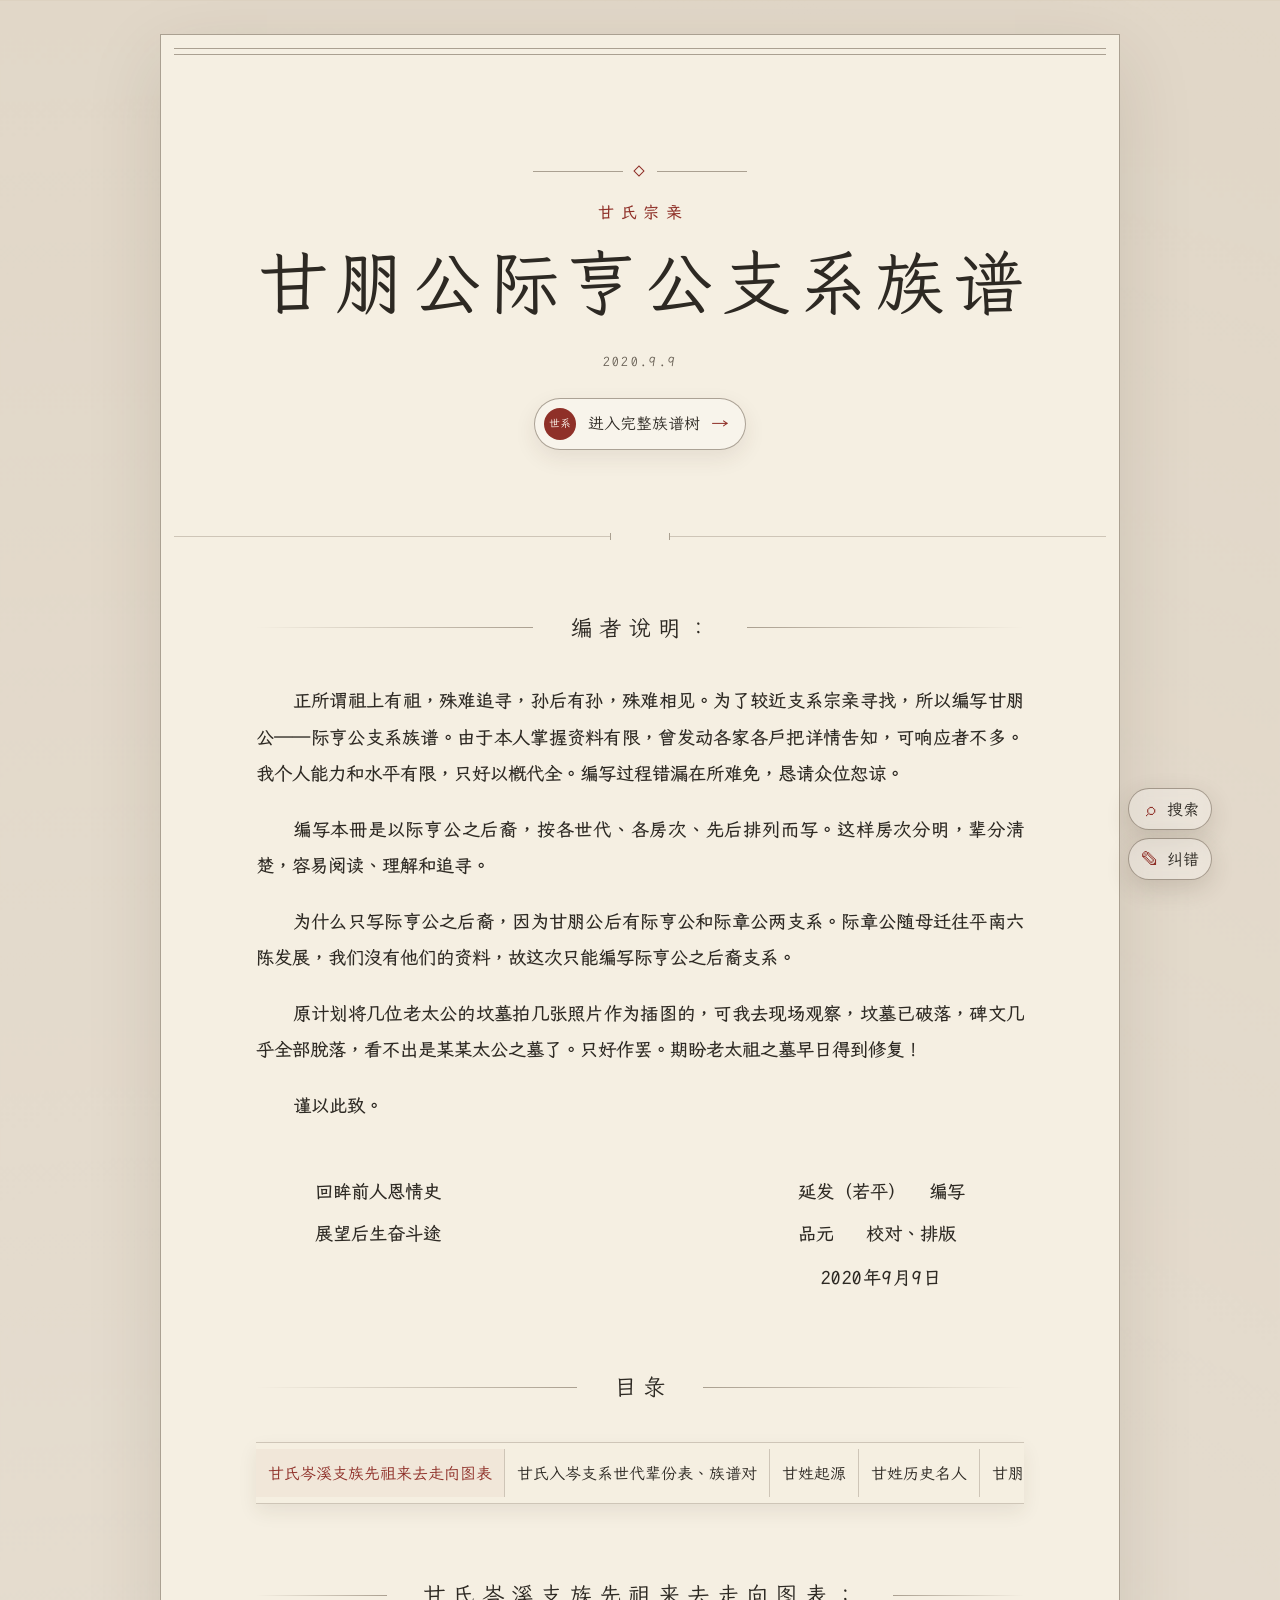
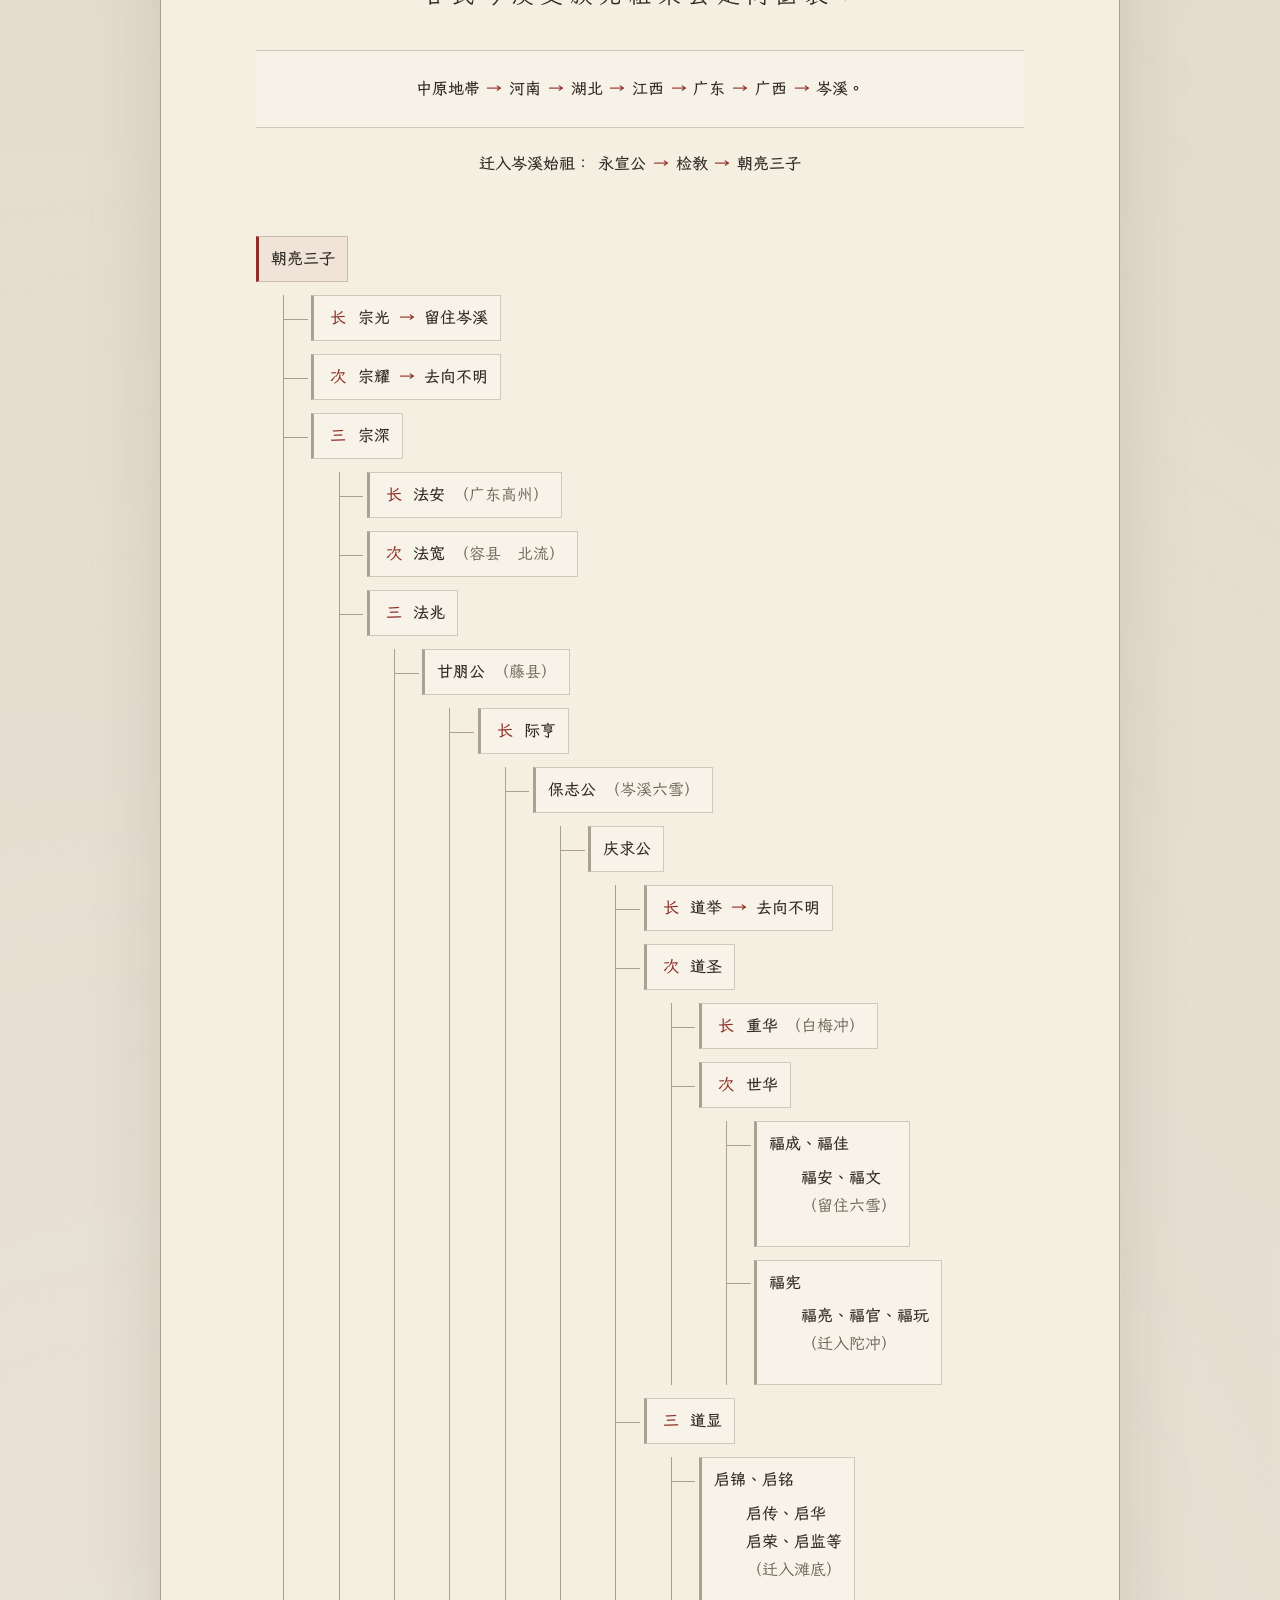
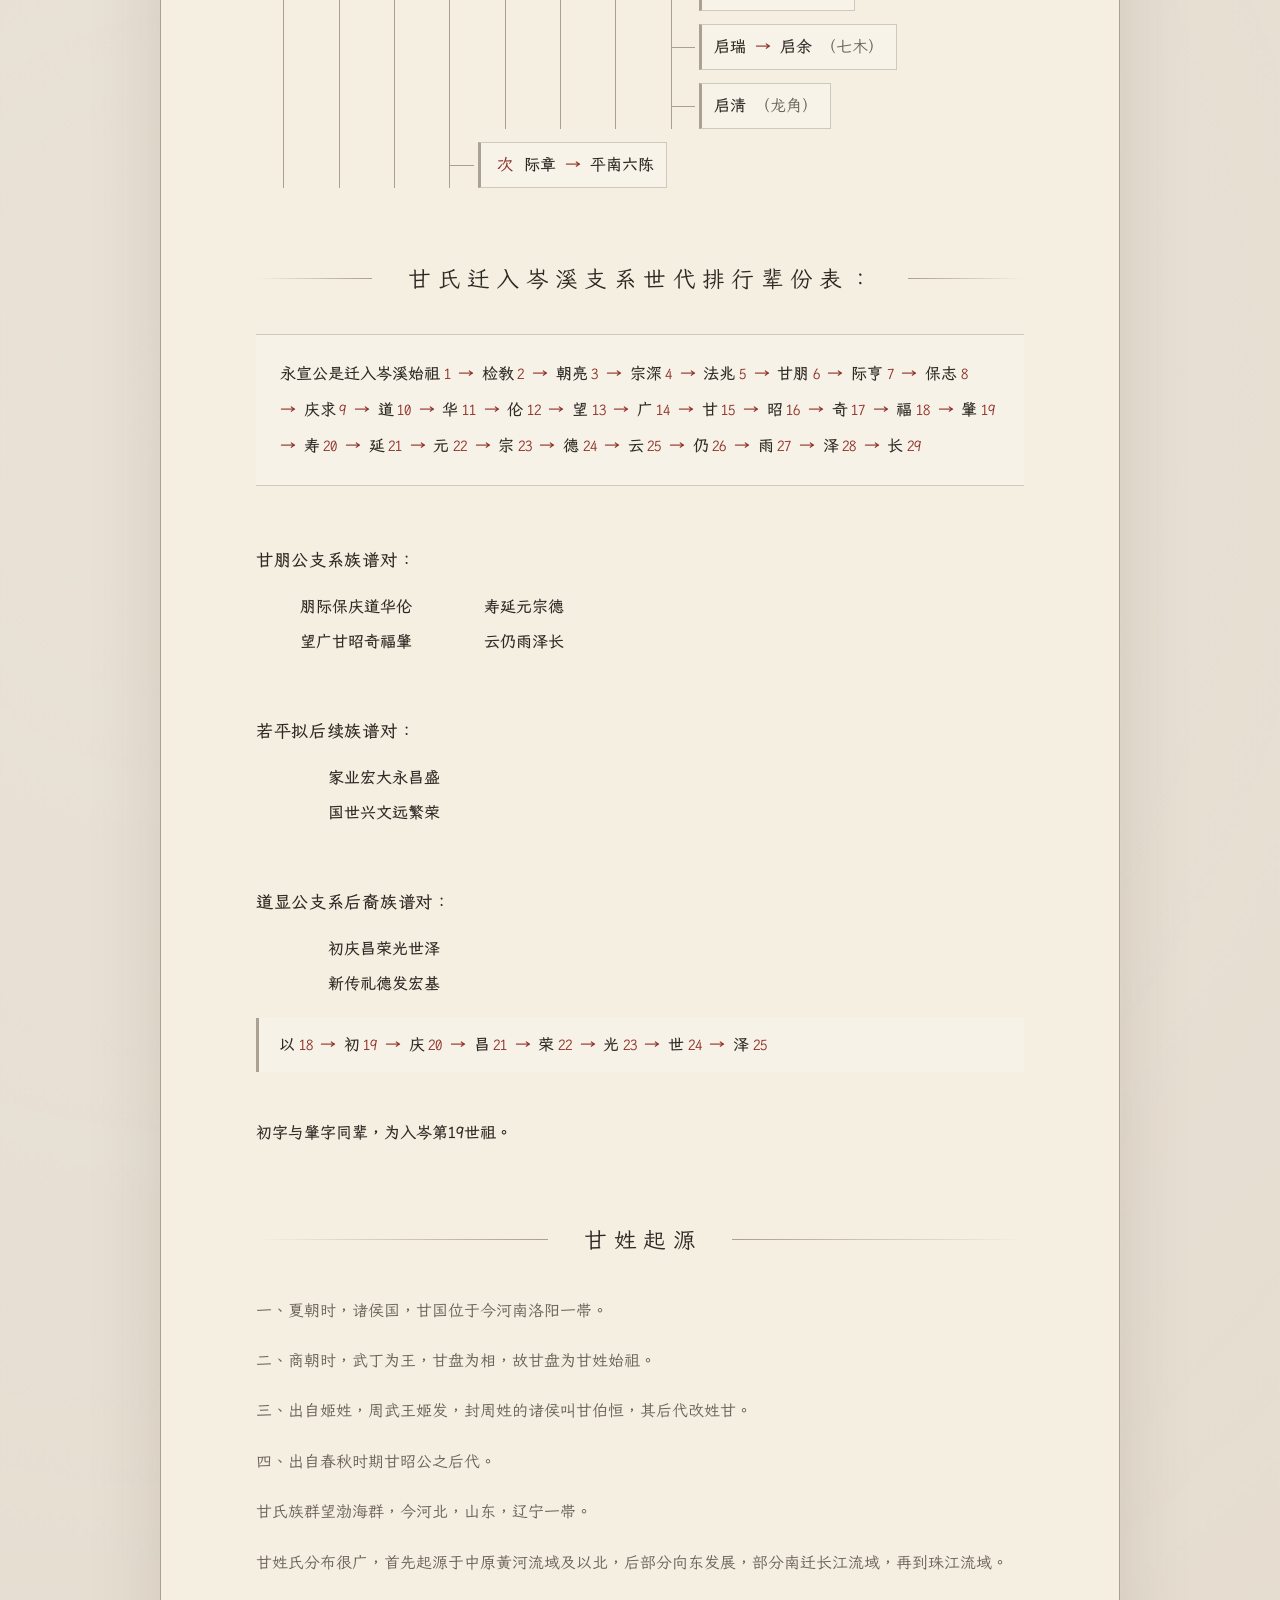
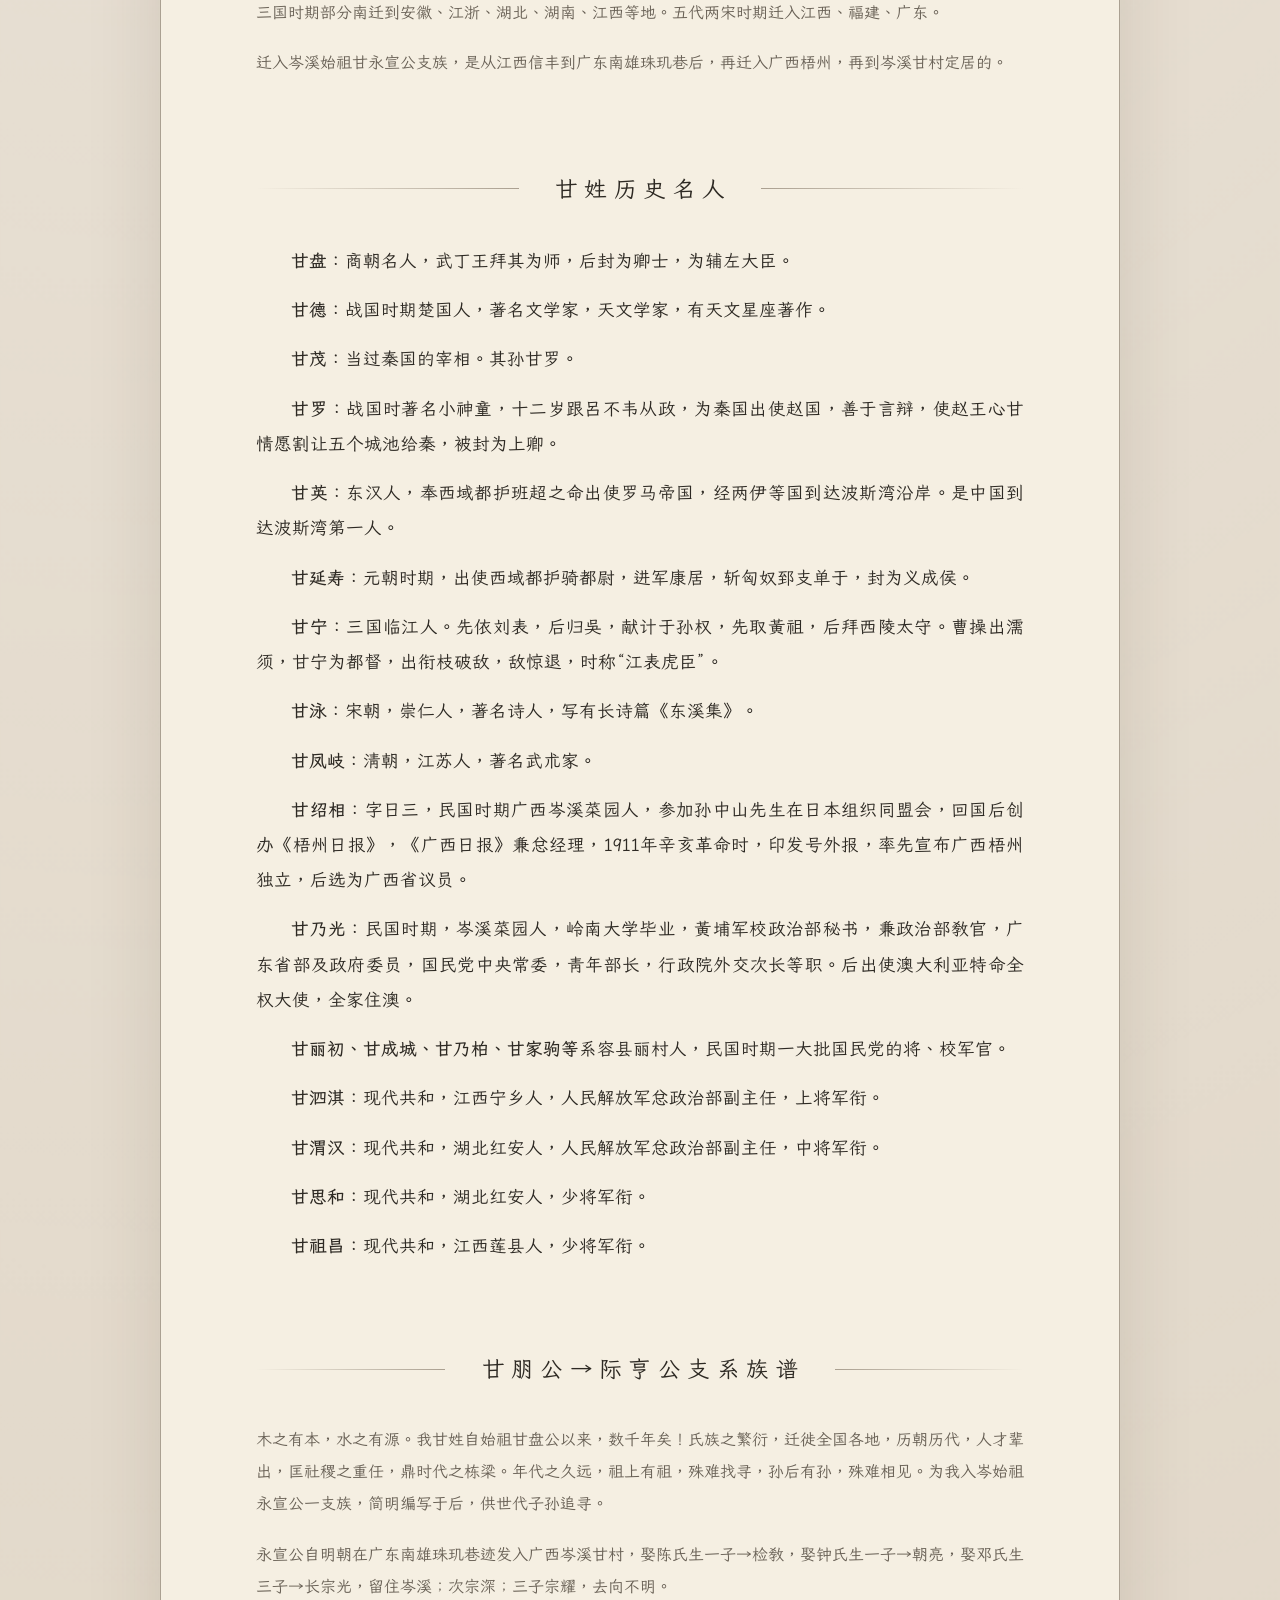
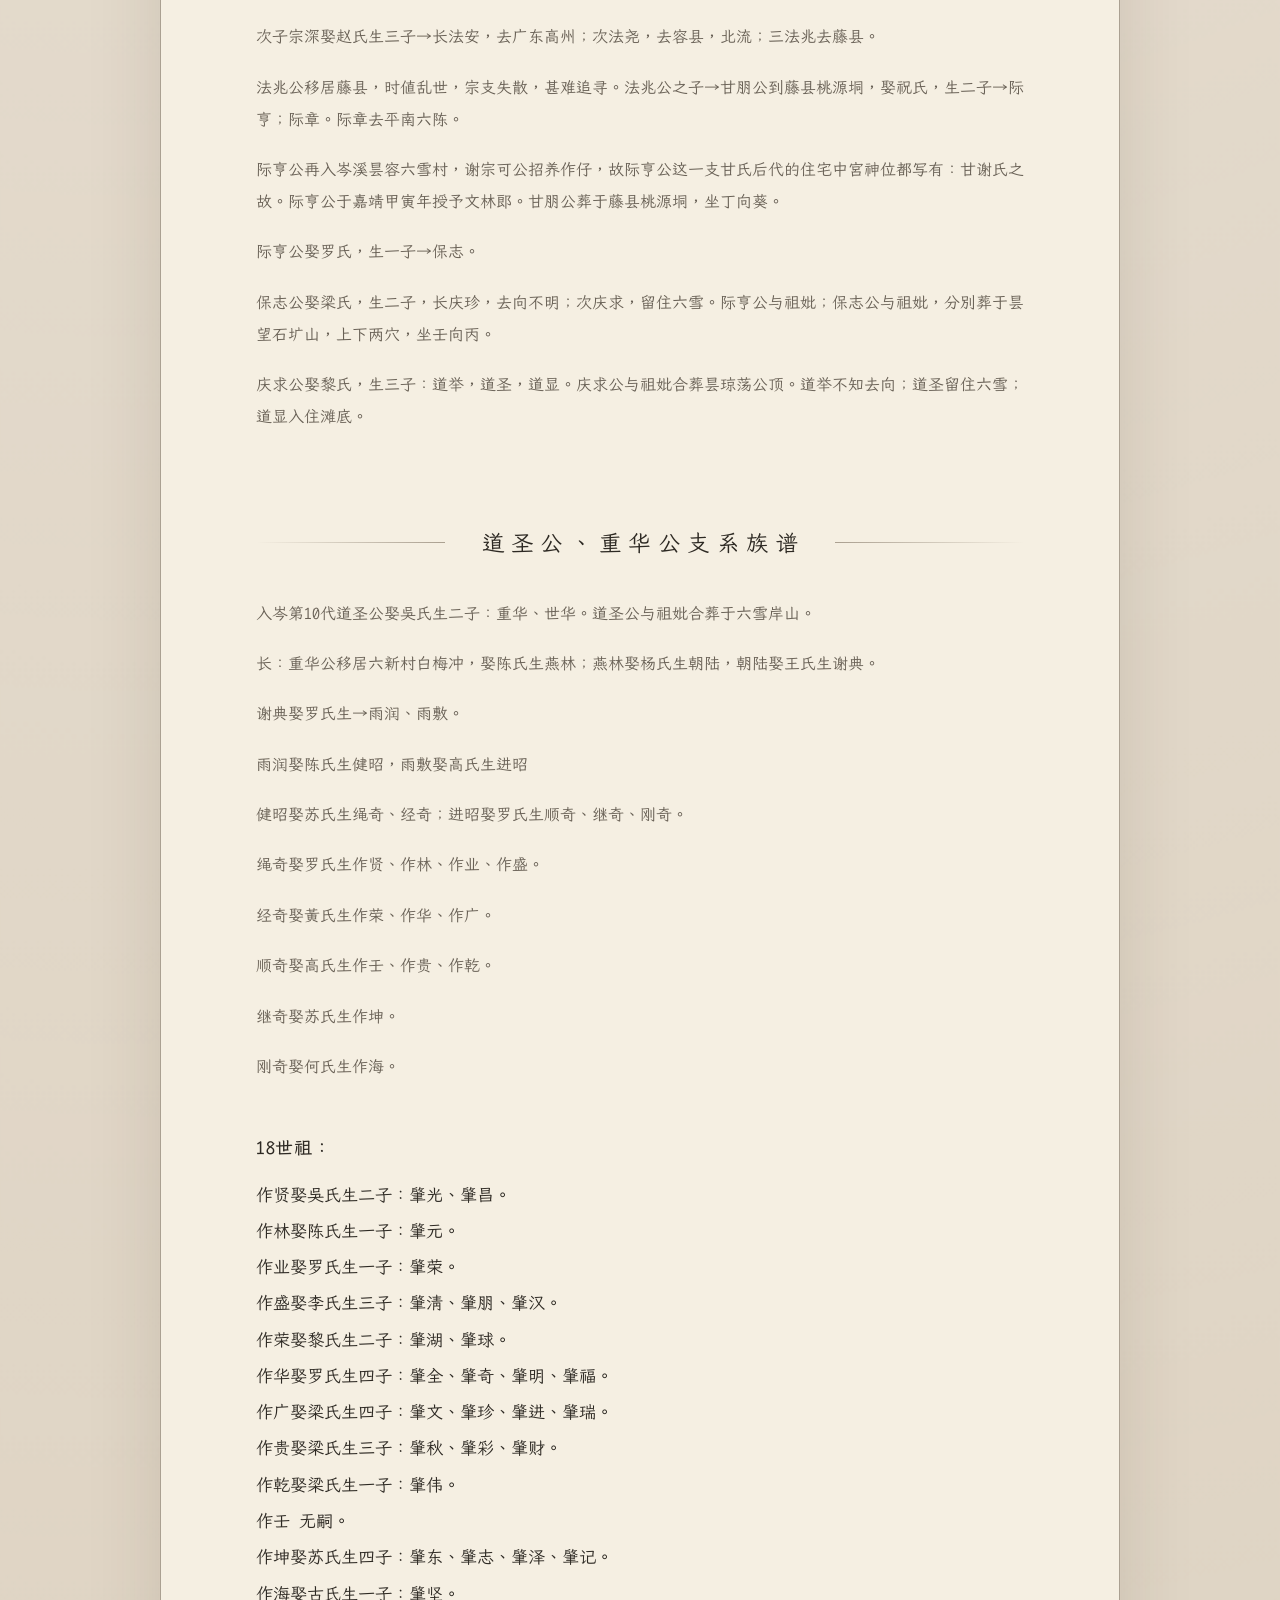
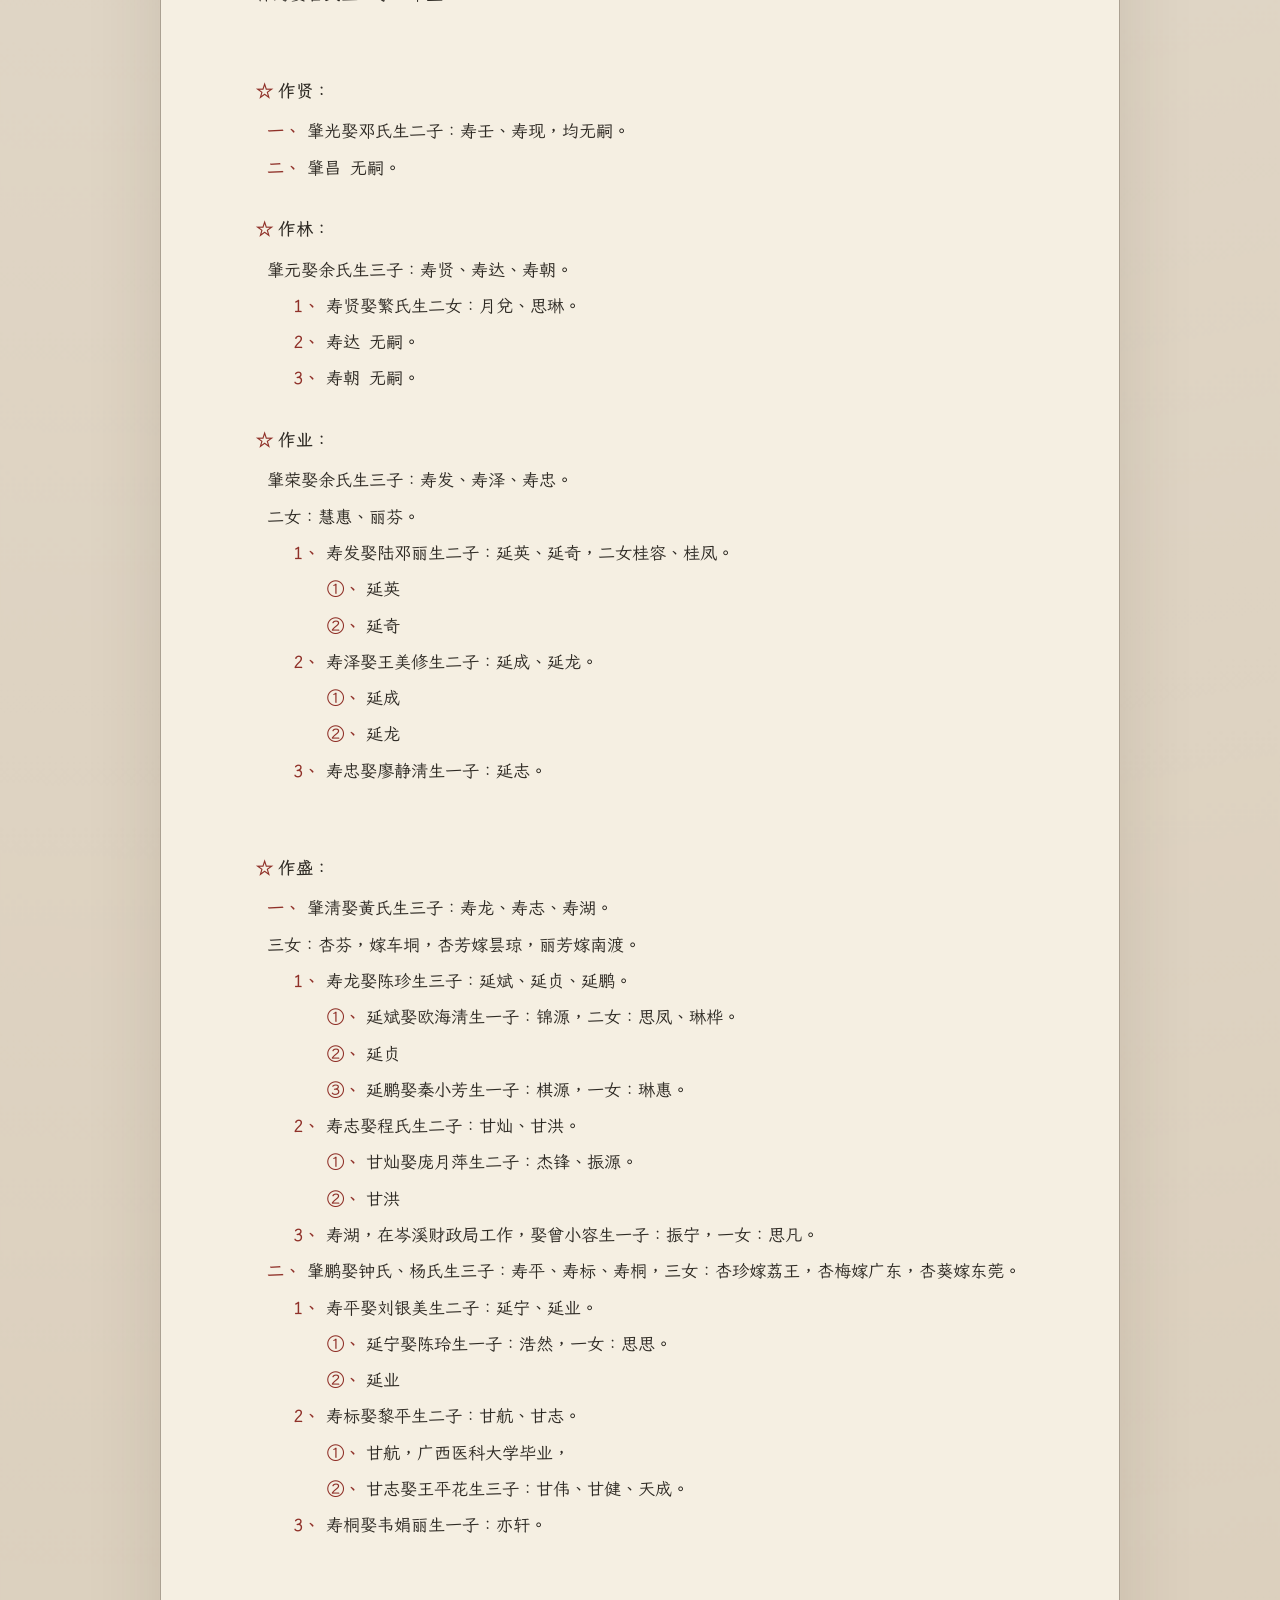
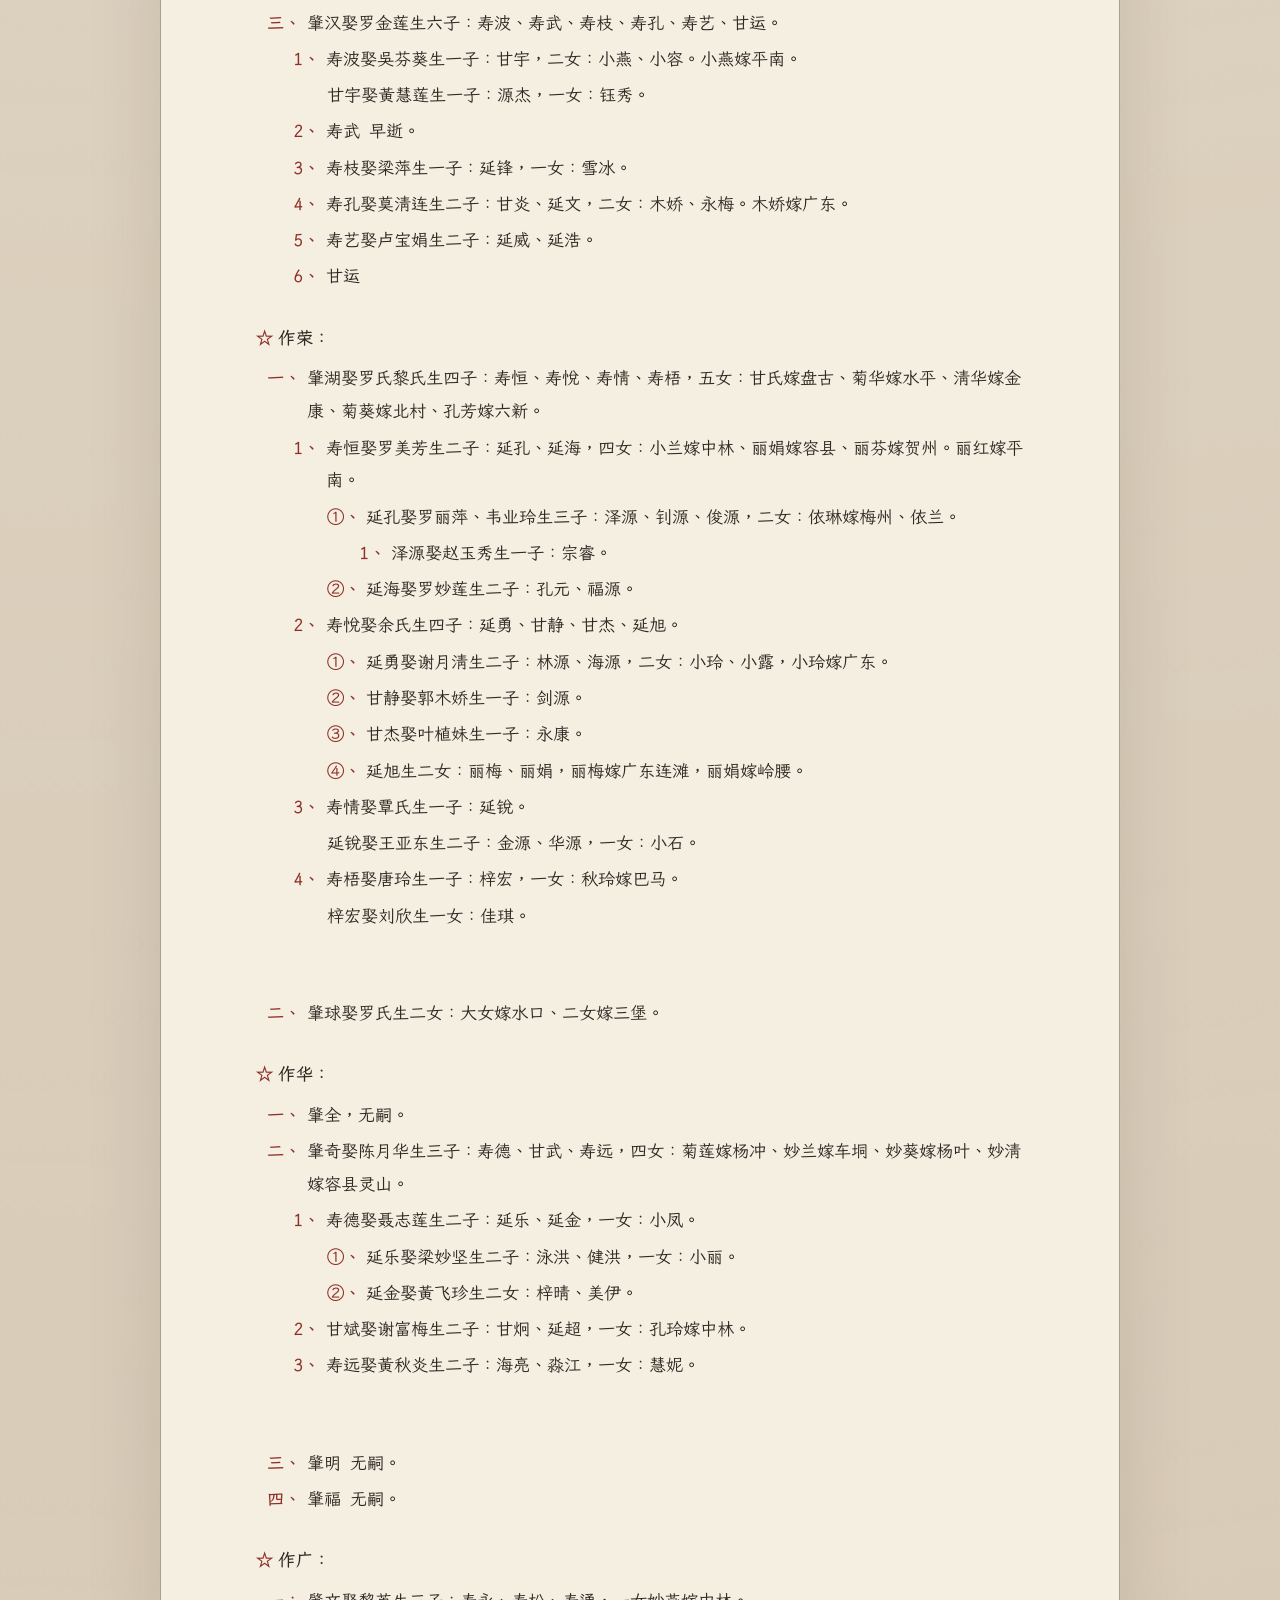
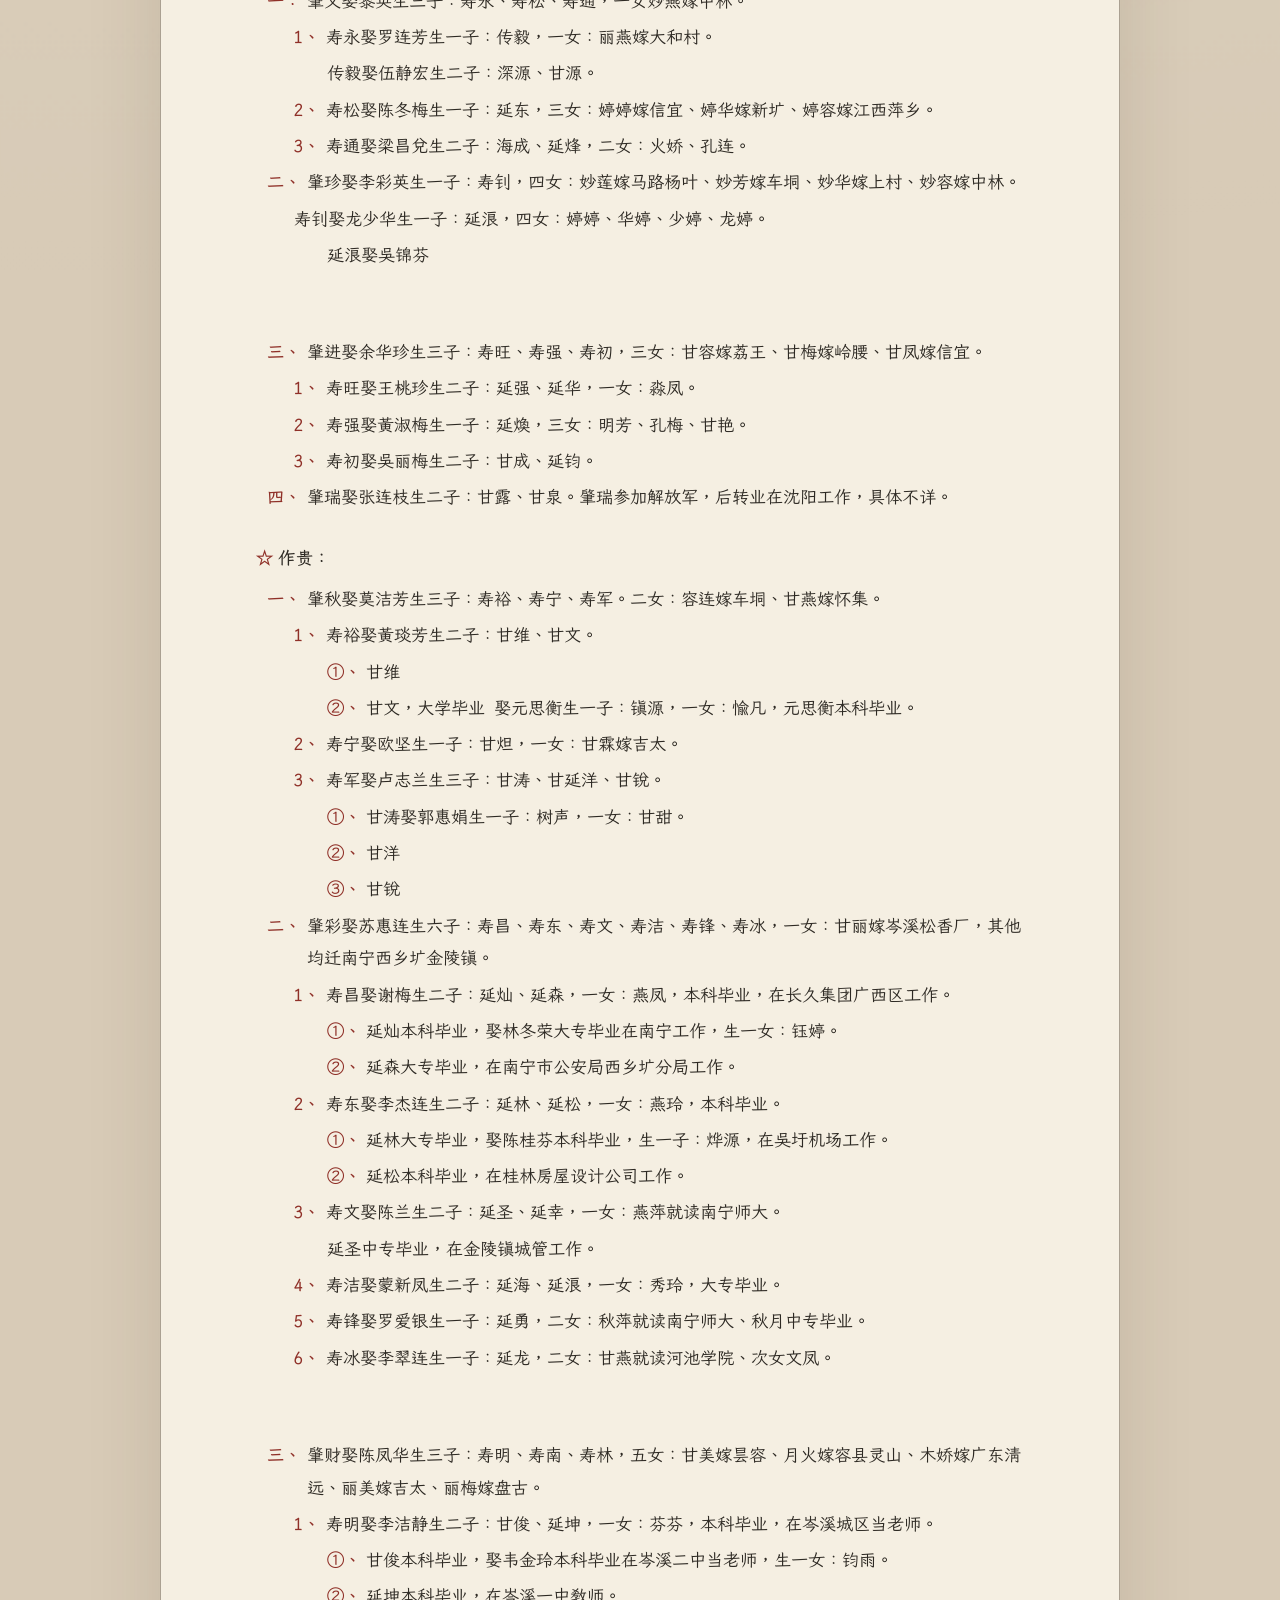
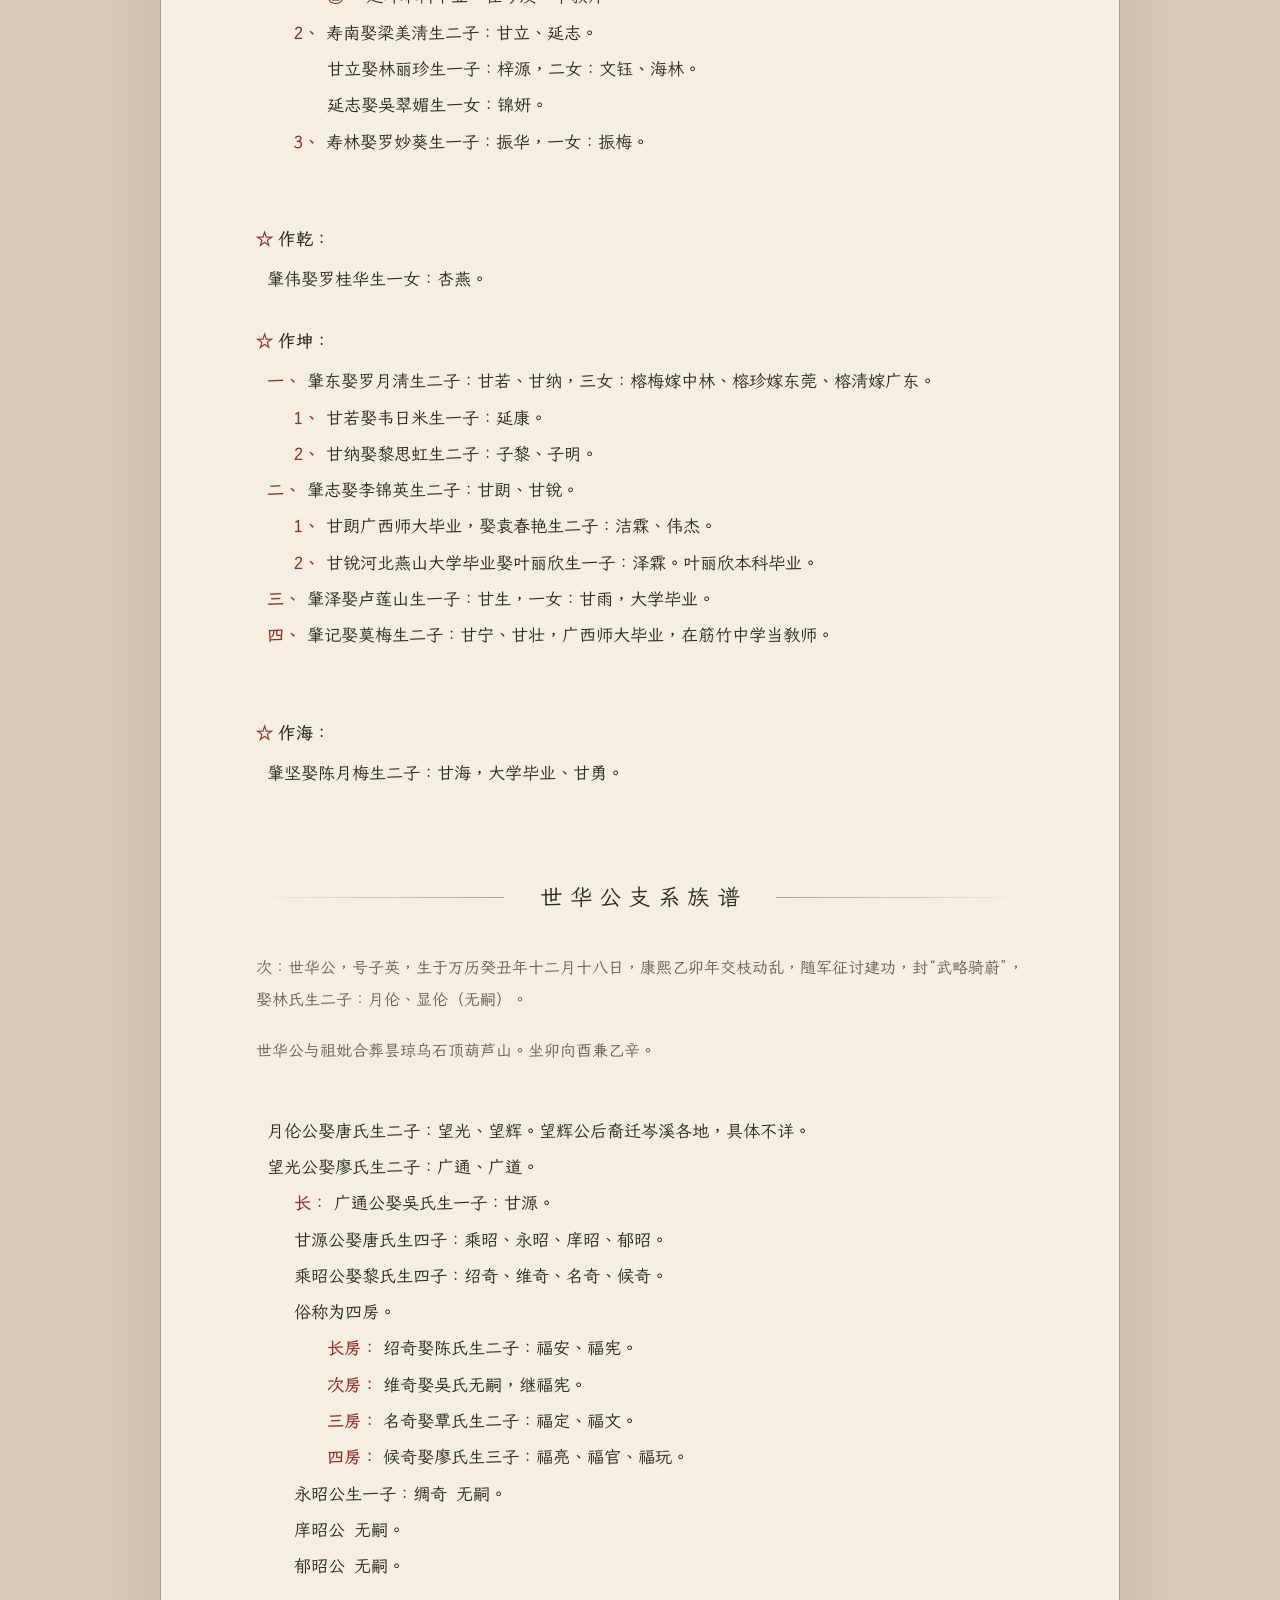
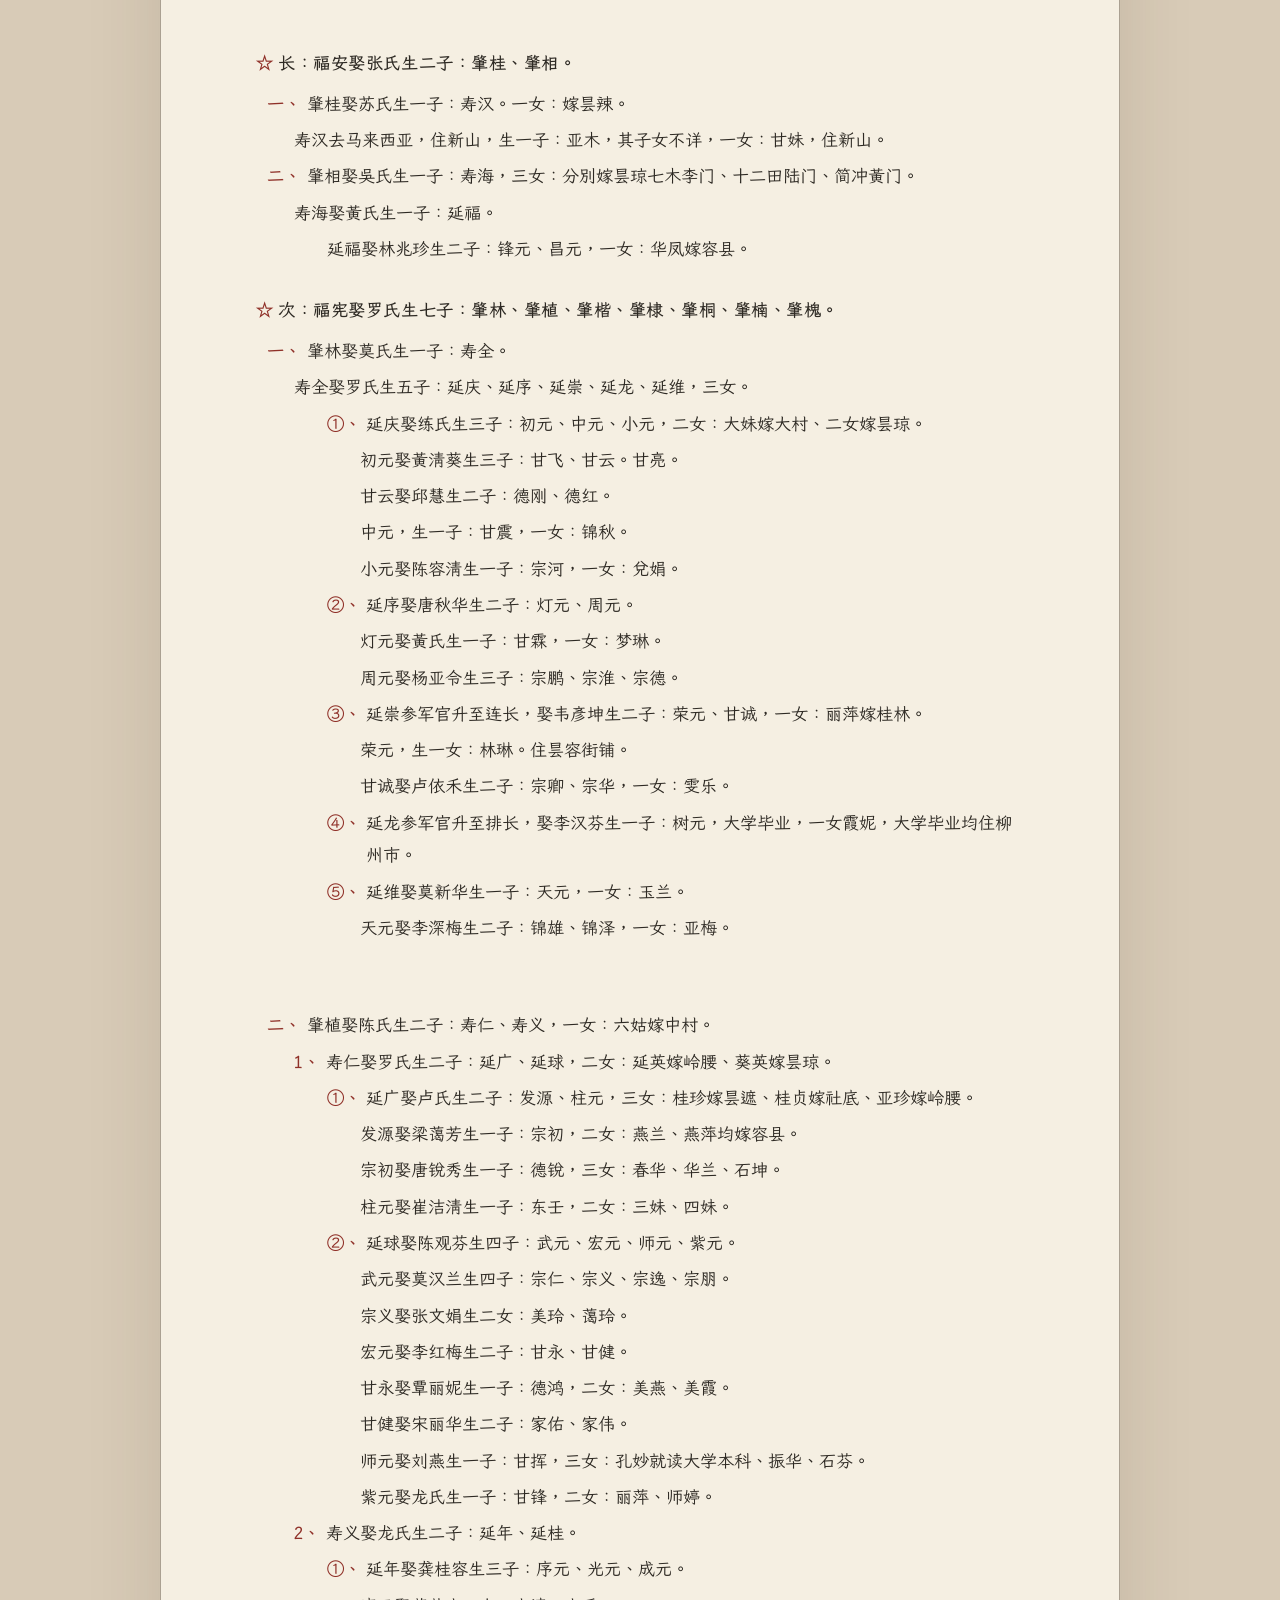
<file: index.html>
<!doctype html>
<html lang="zh-CN">
  <head>
    <meta charset="utf-8">
    <meta name="viewport" content="width=device-width, initial-scale=1">
    <meta name="color-scheme" content="light">
    <title>甘氏宗亲｜甘朋公际亨公支系族谱</title>
    <link rel="icon" href="data:,">
    <link rel="preconnect" href="https://fonts.googleapis.com">
    <link rel="preconnect" href="https://fonts.gstatic.com" crossorigin>
    <link href="https://fonts.googleapis.com/css2?family=LXGW+WenKai+Mono+TC:wght@300;400;700&amp;display=swap" rel="stylesheet">
    <link rel="stylesheet" href="./styles.css">
    <script defer src="./app.js"></script>
    <script async src="https://tally.so/widgets/embed.js"></script>
  </head>
  <body>
    <div class="page-frame">
      <header class="masthead" aria-labelledby="lineage-title">
        <div class="masthead-ornament" aria-hidden="true">
          <span></span>
          <i></i>
          <span></span>
        </div>
        <p class="family-name" id="site-title">甘氏宗亲</p>
        <h1 id="lineage-title">甘朋公际亨公支系族谱</h1>
        <time id="site-date" datetime="2020-09-09">2020.9.9</time>
        <a class="family-tree-entry" href="./family-tree.html">
          <span aria-hidden="true">世系</span>
          <span>进入完整族谱树</span>
          <span aria-hidden="true">→</span>
        </a>
      </header>

      <main>
        <section class="archive-section" aria-labelledby="editor-note-title">
          <header class="section-heading">
            <span aria-hidden="true"></span>
            <h2 id="editor-note-title">编者说明：</h2>
            <span aria-hidden="true"></span>
          </header>
          <div class="editor-note" id="editor-note">
            <div class="editor-note-body">
              <p>正所谓祖上有祖，殊难追寻，孙后有孙，殊难相见。为了较近支系宗亲寻找，所以编写甘朋公——际亨公支系族谱。由于本人掌握资料有限，曾发动各家各户把详情告知，可响应者不多。我个人能力和水平有限，只好以概代全。编写过程错漏在所难免，恳请众位恕谅。</p>
              <p>编写本册是以际亨公之后裔，按各世代、各房次、先后排列而写。这样房次分明，辈分清楚，容易阅读、理解和追寻。</p>
              <p>为什么只写际亨公之后裔，因为甘朋公后有际亨公和际章公两支系。际章公随母迁往平南六陈发展，我们没有他们的资料，故这次只能编写际亨公之后裔支系。</p>
              <p>原计划将几位老太公的坟墓拍几张照片作为插图的，可我去现场观察，坟墓已破落，碑文几乎全部脱落，看不出是某某太公之墓了。只好作罢。期盼老太祖之墓早日得到修复！</p>
              <p class="editor-note-closing">谨以此致。</p>
            </div>
            <div class="editor-note-meta">
              <div class="editor-note-verse">
                <p>回眸前人恩情史</p>
                <p>展望后生奋斗途</p>
              </div>
              <div class="editor-note-signature">
                <p class="editor-note-credit"><span>延发（若平）</span><span>编写</span></p>
                <p class="editor-note-credit"><span>品元</span><span>校对、排版</span></p>
                <time class="editor-note-date" datetime="2020-09-09">2020年9月9日</time>
              </div>
            </div>
          </div>
        </section>

        <section class="archive-section" aria-labelledby="directory-title">
          <header class="section-heading">
            <span aria-hidden="true"></span>
            <h2 id="directory-title">目录</h2>
            <span aria-hidden="true"></span>
          </header>
        </section>

        <nav class="chapter-navigation" aria-labelledby="directory-title">
          <ol class="chapter-list" id="chapter-list">
              <li><a href="#01" data-chapter-id="01" data-chapter-file="./data/chapters/chapter-01.json" data-original-page="3"><span class="toc-title">甘氏岑溪支族先祖来去走向图表</span><span class="toc-leader" aria-hidden="true"></span><span class="toc-page">3</span></a></li>
              <li><a href="#02" data-chapter-id="02" data-chapter-file="./data/chapters/chapter-02.json" data-original-page="4"><span class="toc-title">甘氏入岑支系世代辈份表、族谱对</span><span class="toc-leader" aria-hidden="true"></span><span class="toc-page">4</span></a></li>
              <li><a href="#03" data-chapter-id="03" data-chapter-file="./data/chapters/chapter-03.json" data-original-page="5"><span class="toc-title">甘姓起源</span><span class="toc-leader" aria-hidden="true"></span><span class="toc-page">5</span></a></li>
              <li><a href="#04" data-chapter-id="04" data-chapter-file="./data/chapters/chapter-04.json" data-original-page="6"><span class="toc-title">甘姓历史名人</span><span class="toc-leader" aria-hidden="true"></span><span class="toc-page">6</span></a></li>
              <li><a href="#05" data-chapter-id="05" data-chapter-file="./data/chapters/chapter-05.json" data-original-page="8"><span class="toc-title">甘朋公→际亨公支系族谱</span><span class="toc-leader" aria-hidden="true"></span><span class="toc-page">8</span></a></li>
              <li><a href="#06" data-chapter-id="06" data-chapter-file="./data/chapters/chapter-06.json" data-original-page="9"><span class="toc-title">道圣公、重华公支系族谱</span><span class="toc-leader" aria-hidden="true"></span><span class="toc-page">9</span></a></li>
              <li><a href="#07" data-chapter-id="07" data-chapter-file="./data/chapters/chapter-07.json" data-original-page="10"><span class="toc-title">肇光、肇昌、肇元、肇荣公</span><span class="toc-leader" aria-hidden="true"></span><span class="toc-page">10</span></a></li>
              <li><a href="#08" data-chapter-id="08" data-chapter-file="./data/chapters/chapter-08.json" data-original-page="11"><span class="toc-title">肇清、肇朋公</span><span class="toc-leader" aria-hidden="true"></span><span class="toc-page">11</span></a></li>
              <li><a href="#09" data-chapter-id="09" data-chapter-file="./data/chapters/chapter-09.json" data-original-page="12"><span class="toc-title">肇汉、肇湖公</span><span class="toc-leader" aria-hidden="true"></span><span class="toc-page">12</span></a></li>
              <li><a href="#10" data-chapter-id="10" data-chapter-file="./data/chapters/chapter-10.json" data-original-page="13"><span class="toc-title">肇球、肇全、肇奇公</span><span class="toc-leader" aria-hidden="true"></span><span class="toc-page">13</span></a></li>
              <li><a href="#11" data-chapter-id="11" data-chapter-file="./data/chapters/chapter-11.json" data-original-page="14"><span class="toc-title">肇明、肇福、肇文、肇珍公</span><span class="toc-leader" aria-hidden="true"></span><span class="toc-page">14</span></a></li>
              <li><a href="#12" data-chapter-id="12" data-chapter-file="./data/chapters/chapter-12.json" data-original-page="15"><span class="toc-title">肇进、肇瑞、肇秋、肇彩公</span><span class="toc-leader" aria-hidden="true"></span><span class="toc-page">15</span></a></li>
              <li><a href="#13" data-chapter-id="13" data-chapter-file="./data/chapters/chapter-13.json" data-original-page="16"><span class="toc-title">肇财公</span><span class="toc-leader" aria-hidden="true"></span><span class="toc-page">16</span></a></li>
              <li><a href="#14" data-chapter-id="14" data-chapter-file="./data/chapters/chapter-14.json" data-original-page="17"><span class="toc-title">肇伟、肇东、肇志、肇泽、肇记公</span><span class="toc-leader" aria-hidden="true"></span><span class="toc-page">17</span></a></li>
              <li><a href="#15" data-chapter-id="15" data-chapter-file="./data/chapters/chapter-15.json" data-original-page="18"><span class="toc-title">肇坚公</span><span class="toc-leader" aria-hidden="true"></span><span class="toc-page">18</span></a></li>
              <li><a href="#16" data-chapter-id="16" data-chapter-file="./data/chapters/chapter-16.json" data-original-page="18"><span class="toc-title">世华公支系族谱</span><span class="toc-leader" aria-hidden="true"></span><span class="toc-page">18</span></a></li>
              <li><a href="#17" data-chapter-id="17" data-chapter-file="./data/chapters/chapter-17.json" data-original-page="19"><span class="toc-title">肇桂、肇相、肇林公</span><span class="toc-leader" aria-hidden="true"></span><span class="toc-page">19</span></a></li>
              <li><a href="#18" data-chapter-id="18" data-chapter-file="./data/chapters/chapter-18.json" data-original-page="20"><span class="toc-title">肇植公</span><span class="toc-leader" aria-hidden="true"></span><span class="toc-page">20</span></a></li>
              <li><a href="#19" data-chapter-id="19" data-chapter-file="./data/chapters/chapter-19.json" data-original-page="21"><span class="toc-title">肇楷、肇棣公</span><span class="toc-leader" aria-hidden="true"></span><span class="toc-page">21</span></a></li>
              <li><a href="#20" data-chapter-id="20" data-chapter-file="./data/chapters/chapter-20.json" data-original-page="23"><span class="toc-title">肇桐、肇楠、肇槐公</span><span class="toc-leader" aria-hidden="true"></span><span class="toc-page">23</span></a></li>
              <li><a href="#21" data-chapter-id="21" data-chapter-file="./data/chapters/chapter-21.json" data-original-page="24"><span class="toc-title">肇松公</span><span class="toc-leader" aria-hidden="true"></span><span class="toc-page">24</span></a></li>
              <li><a href="#22" data-chapter-id="22" data-chapter-file="./data/chapters/chapter-22.json" data-original-page="25"><span class="toc-title">肇椿、肇桢、肇枢、肇良、肇彬公</span><span class="toc-leader" aria-hidden="true"></span><span class="toc-page">25</span></a></li>
              <li><a href="#23" data-chapter-id="23" data-chapter-file="./data/chapters/chapter-23.json" data-original-page="26"><span class="toc-title">肇梅公</span><span class="toc-leader" aria-hidden="true"></span><span class="toc-page">26</span></a></li>
              <li><a href="#24" data-chapter-id="24" data-chapter-file="./data/chapters/chapter-24.json" data-original-page="27"><span class="toc-title">肇枝、肇芳公</span><span class="toc-leader" aria-hidden="true"></span><span class="toc-page">27</span></a></li>
              <li><a href="#25" data-chapter-id="25" data-chapter-file="./data/chapters/chapter-25.json" data-original-page="28"><span class="toc-title">道显公支系族谱</span><span class="toc-leader" aria-hidden="true"></span><span class="toc-page">28</span></a></li>
              <li><a href="#26" data-chapter-id="26" data-chapter-file="./data/chapters/chapter-26.json" data-original-page="29"><span class="toc-title">以兰、以惠公</span><span class="toc-leader" aria-hidden="true"></span><span class="toc-page">29</span></a></li>
              <li><a href="#27" data-chapter-id="27" data-chapter-file="./data/chapters/chapter-27.json" data-original-page="30"><span class="toc-title">以葵公</span><span class="toc-leader" aria-hidden="true"></span><span class="toc-page">30</span></a></li>
              <li><a href="#28" data-chapter-id="28" data-chapter-file="./data/chapters/chapter-28.json" data-original-page="31"><span class="toc-title">以庄、以南公</span><span class="toc-leader" aria-hidden="true"></span><span class="toc-page">31</span></a></li>
              <li><a href="#29" data-chapter-id="29" data-chapter-file="./data/chapters/chapter-29.json" data-original-page="32"><span class="toc-title">以礼公</span><span class="toc-leader" aria-hidden="true"></span><span class="toc-page">32</span></a></li>
              <li><a href="#30" data-chapter-id="30" data-chapter-file="./data/chapters/chapter-30.json" data-original-page="33"><span class="toc-title">以桂、以福、以富公</span><span class="toc-leader" aria-hidden="true"></span><span class="toc-page">33</span></a></li>
              <li><a href="#31" data-chapter-id="31" data-chapter-file="./data/chapters/chapter-31.json" data-original-page="34"><span class="toc-title">以环公</span><span class="toc-leader" aria-hidden="true"></span><span class="toc-page">34</span></a></li>
              <li><a href="#32" data-chapter-id="32" data-chapter-file="./data/chapters/chapter-32.json" data-original-page="35"><span class="toc-title">以宝、以容、以仁、以英、以义、以珍公</span><span class="toc-leader" aria-hidden="true"></span><span class="toc-page">35</span></a></li>
              <li><a href="#33" data-chapter-id="33" data-chapter-file="./data/chapters/chapter-33.json" data-original-page="37"><span class="toc-title">以球、以奇、以海、以沃、以全公</span><span class="toc-leader" aria-hidden="true"></span><span class="toc-page">37</span></a></li>
              <li><a href="#34" data-chapter-id="34" data-chapter-file="./data/chapters/chapter-34.json" data-original-page="38"><span class="toc-title">以新、以荫公</span><span class="toc-leader" aria-hidden="true"></span><span class="toc-page">38</span></a></li>
              <li><a href="#35" data-chapter-id="35" data-chapter-file="./data/chapters/chapter-35.json" data-original-page="39"><span class="toc-title">以华、以业、以东、以成公</span><span class="toc-leader" aria-hidden="true"></span><span class="toc-page">39</span></a></li>
          </ol>
        </nav>

        <div class="chapter-sections" id="chapter-sections"></div>
      </main>

      <footer class="site-footer">
        <p class="site-footer-credit">网页制作：<strong>甘子乐</strong></p>
        <p class="site-footer-note">若发现资料错误、错别字或网页问题，欢迎提交给我核对和更改。</p>
        <a
          class="footer-feedback-button"
          href="https://tally.so/r/2j8yde"
          target="_blank"
          rel="noopener noreferrer"
          data-tally-open="2j8yde"
          data-tally-layout="modal"
          data-tally-width="700"
        >提交错误或 Bug</a>
      </footer>
    </div>

    <nav class="utility-dock" aria-label="网页工具">
      <button type="button" id="open-search-button" aria-haspopup="dialog" aria-controls="search-dialog">
        <span aria-hidden="true">⌕</span>
        <span>搜索</span>
      </button>
      <a
        href="https://tally.so/r/2j8yde"
        target="_blank"
        rel="noopener noreferrer"
        data-tally-open="2j8yde"
        data-tally-layout="modal"
        data-tally-width="700"
        aria-label="提交错别字或网页问题"
      >
        <span aria-hidden="true">✎</span>
        <span>纠错</span>
      </a>
    </nav>

    <dialog class="utility-dialog search-dialog" id="search-dialog" aria-labelledby="search-dialog-title">
      <div class="utility-dialog-card">
        <header class="utility-dialog-header">
          <div>
            <p class="utility-dialog-eyebrow">全谱检索</p>
            <h2 id="search-dialog-title">查找姓名与字词</h2>
          </div>
          <button class="utility-dialog-close" type="button" data-dialog-close="search-dialog" aria-label="关闭搜索">×</button>
        </header>
        <div class="utility-dialog-body">
          <label class="search-field" for="global-search-input">
            <span>搜索内容</span>
            <input
              id="global-search-input"
              type="search"
              inputmode="search"
              autocomplete="off"
              role="combobox"
              aria-autocomplete="list"
              aria-controls="search-suggestions"
              aria-expanded="false"
            >
          </label>
          <p class="search-help" id="search-help">输入姓名或字词，匹配字段会依照族谱中的出现顺序排列。</p>
          <div class="search-suggestions" id="search-suggestions" role="listbox" aria-label="匹配字段" hidden></div>
          <p class="search-empty" id="search-empty" role="status" hidden>没有找到相符内容，请检查用字后再试。</p>
          <section class="search-results" id="search-results" aria-labelledby="search-results-title" hidden>
            <header class="search-results-header">
              <h3 id="search-results-title">相关内容</h3>
              <span id="search-result-count"></span>
            </header>
            <ol id="search-result-list"></ol>
          </section>
        </div>
      </div>
    </dialog>

    <script id="local-chapter-data" type="application/json">
      {
        "01": {
          "title": "甘氏岑溪支族先祖来去走向图表：",
          "originalPage": 3,
          "diagram": {
            "route": ["中原地带", "河南", "湖北", "江西", "广东", "广西", "岑溪。"],
            "founderLabel": "迁入岑溪始祖：",
            "founderRoute": ["永宣公", "检教", "朝亮三子"],
            "tree": {
              "name": "朝亮三子",
              "children": [
                {
                  "rank": "三",
                  "name": "宗深",
                  "children": [
                    {
                      "rank": "三",
                      "name": "法兆",
                      "children": [
                        {
                          "name": "甘朋公",
                          "place": "藤县",
                          "children": [
                            { "rank": "次", "name": "际章", "result": "平南六陈" },
                            {
                              "rank": "长",
                              "name": "际亨",
                              "children": [
                                {
                                  "name": "保志公",
                                  "place": "岑溪六雪",
                                  "children": [
                                    {
                                      "name": "庆求公",
                                      "children": [
                                        {
                                          "rank": "三",
                                          "name": "道显",
                                          "children": [
                                            {
                                              "name": "启锦、启铭",
                                              "lines": ["启传、启华", "启荣、启监等"],
                                              "note": "迁入滩底"
                                            },
                                            { "name": "启瑞", "result": "启余", "resultPlace": "七木" },
                                            { "name": "启清", "place": "龙角" }
                                          ]
                                        },
                                        {
                                          "rank": "次",
                                          "name": "道圣",
                                          "children": [
                                            {
                                              "rank": "次",
                                              "name": "世华",
                                              "children": [
                                                {
                                                  "name": "福成、福佳",
                                                  "lines": ["福安、福文"],
                                                  "note": "留住六雪"
                                                },
                                                {
                                                  "name": "福宪",
                                                  "lines": ["福亮、福官、福玩"],
                                                  "note": "迁入陀冲"
                                                }
                                              ]
                                            },
                                            { "rank": "长", "name": "重华", "place": "白梅冲" }
                                          ]
                                        },
                                        { "rank": "长", "name": "道举", "result": "去向不明" }
                                      ]
                                    }
                                  ]
                                }
                              ]
                            }
                          ]
                        }
                      ]
                    },
                    { "rank": "次", "name": "法宽", "place": "容县　北流" },
                    { "rank": "长", "name": "法安", "place": "广东高州" }
                  ]
                },
                { "rank": "次", "name": "宗耀", "result": "去向不明" },
                { "rank": "长", "name": "宗光", "result": "留住岑溪" }
              ]
            }
          }
        },
        "02": {
          "title": "甘氏迁入岑溪支系世代排行辈份表：",
          "originalPage": 4,
          "generationRecord": {
            "generations": [
              { "text": "永宣公是迁入岑溪始祖", "number": 1 },
              { "text": "检教", "number": 2 },
              { "text": "朝亮", "number": 3 },
              { "text": "宗深", "number": 4 },
              { "text": "法兆", "number": 5 },
              { "text": "甘朋", "number": 6 },
              { "text": "际亨", "number": 7 },
              { "text": "保志", "number": 8 },
              { "text": "庆求", "number": 9 },
              { "text": "道", "number": 10 },
              { "text": "华", "number": 11 },
              { "text": "伦", "number": 12 },
              { "text": "望", "number": 13 },
              { "text": "广", "number": 14 },
              { "text": "甘", "number": 15 },
              { "text": "昭", "number": 16 },
              { "text": "奇", "number": 17 },
              { "text": "福", "number": 18 },
              { "text": "肇", "number": 19 },
              { "text": "寿", "number": 20 },
              { "text": "延", "number": 21 },
              { "text": "元", "number": 22 },
              { "text": "宗", "number": 23 },
              { "text": "德", "number": 24 },
              { "text": "云", "number": 25 },
              { "text": "仍", "number": 26 },
              { "text": "雨", "number": 27 },
              { "text": "泽", "number": 28 },
              { "text": "长", "number": 29 }
            ],
            "sections": [
              {
                "title": "甘朋公支系族谱对：",
                "rows": [
                  ["朋际保庆道华伦", "寿延元宗德"],
                  ["望广甘昭奇福肇", "云仍雨泽长"]
                ]
              },
              {
                "title": "若平拟后续族谱对：",
                "lines": ["家业宏大永昌盛", "国世兴文远繁荣"]
              },
              {
                "title": "道显公支系后裔族谱对：",
                "lines": ["初庆昌荣光世泽", "新传礼德发宏基"],
                "generations": [
                  { "text": "以", "number": 18 },
                  { "text": "初", "number": 19 },
                  { "text": "庆", "number": 20 },
                  { "text": "昌", "number": 21 },
                  { "text": "荣", "number": 22 },
                  { "text": "光", "number": 23 },
                  { "text": "世", "number": 24 },
                  { "text": "泽", "number": 25 }
                ],
                "note": "初字与肇字同辈，为入岑第19世祖。"
              }
            ]
          }
        },
        "03": {
          "title": "甘姓起源",
          "originalPage": 5,
          "content": [
            "一、夏朝时，诸侯国，甘国位于今河南洛阳一带。",
            "二、商朝时，武丁为王，甘盘为相，故甘盘为甘姓始祖。",
            "三、出自姬姓，周武王姬发，封周姓的诸侯叫甘伯恒，其后代改姓甘。",
            "四、出自春秋时期甘昭公之后代。",
            "甘氏族群望渤海群，今河北，山东，辽宁一带。",
            "甘姓氏分布很广，首先起源于中原黄河流域及以北，后部分向东发展，部分南迁长江流域，再到珠江流域。",
            "三国时期部分南迁到安徽、江浙、湖北、湖南、江西等地。五代两宋时期迁入江西、福建、广东。",
            "迁入岑溪始祖甘永宣公支族，是从江西信丰到广东南雄珠玑巷后，再迁入广西梧州，再到岑溪甘村定居的。"
          ]
        },
        "04": {
          "title": "甘姓历史名人",
          "originalPage": 6,
          "historicalPeople": [
            {
              "name": "甘盘",
              "text": "商朝名人，武丁王拜其为师，后封为卿士，为辅左大臣。"
            },
            {
              "name": "甘德",
              "text": "战国时期楚国人，著名文学家，天文学家，有天文星座著作。"
            },
            {
              "name": "甘茂",
              "text": "当过秦国的宰相。其孙甘罗。"
            },
            {
              "name": "甘罗",
              "text": "战国时著名小神童，十二岁跟吕不韦从政，为秦国出使赵国，善于言辩，使赵王心甘情愿割让五个城池给秦，被封为上卿。"
            },
            {
              "name": "甘英",
              "text": "东汉人，奉西域都护班超之命出使罗马帝国，经两伊等国到达波斯湾沿岸。是中国到达波斯湾第一人。"
            },
            {
              "name": "甘延寿",
              "text": "元朝时期，出使西域都护骑都尉，进军康居，斩匈奴郅支单于，封为义成侯。"
            },
            {
              "name": "甘宁",
              "text": "三国临江人。先依刘表，后归吴，献计于孙权，先取黄祖，后拜西陵太守。曹操出濡须，甘宁为都督，出衔枝破敌，敌惊退，时称“江表虎臣”。"
            },
            {
              "name": "甘泳",
              "text": "宋朝，崇仁人，著名诗人，写有长诗篇《东溪集》。"
            },
            {
              "name": "甘凤岐",
              "text": "清朝，江苏人，著名武术家。"
            },
            {
              "name": "甘绍相",
              "text": "字日三，民国时期广西岑溪菜园人，参加孙中山先生在日本组织同盟会，回国后创办《梧州日报》，《广西日报》兼总经理，1911年辛亥革命时，印发号外报，率先宣布广西梧州独立，后选为广西省议员。"
            },
            {
              "name": "甘乃光",
              "text": "民国时期，岑溪菜园人，岭南大学毕业，黄埔军校政治部秘书，兼政治部教官，广东省部及政府委员，国民党中央常委，青年部长，行政院外交次长等职。后出使澳大利亚特命全权大使，全家住澳。"
            },
            {
              "name": "甘丽初、甘成城、甘乃柏、甘家驹等",
              "text": "系容县丽村人，民国时期一大批国民党的将、校军官。",
              "showColon": false
            },
            {
              "name": "甘泗淇",
              "text": "现代共和，江西宁乡人，人民解放军总政治部副主任，上将军衔。"
            },
            {
              "name": "甘渭汉",
              "text": "现代共和，湖北红安人，人民解放军总政治部副主任，中将军衔。"
            },
            {
              "name": "甘思和",
              "text": "现代共和，湖北红安人，少将军衔。"
            },
            {
              "name": "甘祖昌",
              "text": "现代共和，江西莲县人，少将军衔。"
            }
          ]
        },
        "05": {
          "title": "甘朋公→际亨公支系族谱",
          "originalPage": 8,
          "content": [
            "木之有本，水之有源。我甘姓自始祖甘盘公以来，数千年矣！氏族之繁衍，迁徙全国各地，历朝历代，人才辈出，匡社稷之重任，鼎时代之栋梁。年代之久远，祖上有祖，殊难找寻，孙后有孙，殊难相见。为我入岑始祖永宣公一支族，简明编写于后，供世代子孙追寻。",
            "永宣公自明朝在广东南雄珠玑巷迹发入广西岑溪甘村，娶陈氏生一子→检教，娶钟氏生一子→朝亮，娶邓氏生三子→长宗光，留住岑溪；次宗深；三子宗耀，去向不明。",
            "次子宗深娶赵氏生三子→长法安，去广东高州；次法尧，去容县，北流；三法兆去藤县。",
            "法兆公移居藤县，时值乱世，宗支失散，甚难追寻。法兆公之子→甘朋公到藤县桃源垌，娶祝氏，生二子→际亨；际章。际章去平南六陈。",
            "际亨公再入岑溪昙容六雪村，谢宗可公招养作仔，故际亨公这一支甘氏后代的住宅中宫神位都写有：甘谢氏之故。际亨公于嘉靖甲寅年授予文林郎。甘朋公葬于藤县桃源垌，坐丁向葵。",
            "际亨公娶罗氏，生一子→保志。",
            "保志公娶梁氏，生二子，长庆珍，去向不明；次庆求，留住六雪。际亨公与祖妣；保志公与祖妣，分别葬于昙望石圹山，上下两穴，坐壬向丙。",
            "庆求公娶黎氏，生三子：道举，道圣，道显。庆求公与祖妣合葬昙琼荡公顶。道举不知去向；道圣留住六雪；道显入住滩底。"
          ]
        },
        "06": {
          "title": "道圣公、重华公支系族谱",
          "originalPage": 9,
          "content": [
            "入岑第10代道圣公娶吴氏生二子：重华、世华。道圣公与祖妣合葬于六雪岸山。",
            "长：重华公移居六新村白梅冲，娶陈氏生燕林；燕林娶杨氏生朝陆，朝陆娶王氏生谢典。",
            "谢典娶罗氏生→雨润、雨敷。",
            "雨润娶陈氏生健昭，雨敷娶高氏生进昭",
            "健昭娶苏氏生绳奇、经奇；进昭娶罗氏生顺奇、继奇、刚奇。",
            "绳奇娶罗氏生作贤、作林、作业、作盛。",
            "经奇娶黄氏生作荣、作华、作广。",
            "顺奇娶高氏生作壬、作贵、作乾。",
            "继奇娶苏氏生作坤。",
            "刚奇娶何氏生作海。"
          ],
          "lineageRecord": {
            "heading": "18世祖：",
            "entries": [
              { "text": "作贤娶吴氏生二子：肇光、肇昌。" },
              { "text": "作林娶陈氏生一子：肇元。" },
              { "text": "作业娶罗氏生一子：肇荣。" },
              { "text": "作盛娶李氏生三子：肇清、肇朋、肇汉。" },
              { "text": "作荣娶黎氏生二子：肇湖、肇球。" },
              { "text": "作华娶罗氏生四子：肇全、肇奇、肇明、肇福。" },
              { "text": "作广娶梁氏生四子：肇文、肇珍、肇进、肇瑞。" },
              { "text": "作贵娶梁氏生三子：肇秋、肇彩、肇财。" },
              { "text": "作乾娶梁氏生一子：肇伟。" },
              { "text": "作壬 无嗣。" },
              { "text": "作坤娶苏氏生四子：肇东、肇志、肇泽、肇记。" },
              { "text": "作海娶古氏生一子：肇坚。" }
            ]
          }
        },
        "07": {
          "title": "肇光、肇昌、肇元、肇荣公",
          "originalPage": 10,
          "content": [],
          "lineageRecord": {
            "entries": [
              { "kind": "branch", "marker": "☆", "text": "作贤：" },
              { "level": 1, "marker": "一、", "text": "肇光娶邓氏生二子：寿壬、寿现，均无嗣。" },
              { "level": 1, "marker": "二、", "text": "肇昌 无嗣。" },
              { "kind": "branch", "marker": "☆", "text": "作林：" },
              { "level": 1, "text": "肇元娶余氏生三子：寿贤、寿达、寿朝。" },
              { "level": 2, "marker": "1、", "text": "寿贤娶繁氏生二女：月兑、思琳。" },
              { "level": 2, "marker": "2、", "text": "寿达 无嗣。" },
              { "level": 2, "marker": "3、", "text": "寿朝 无嗣。" },
              { "kind": "branch", "marker": "☆", "text": "作业：" },
              { "level": 1, "text": "肇荣娶余氏生三子：寿发、寿泽、寿忠。" },
              { "level": 1, "text": "二女：慧惠、丽芬。" },
              { "level": 2, "marker": "1、", "text": "寿发娶陆邓丽生二子：延英、延奇，二女桂容、桂凤。" },
              { "level": 3, "marker": "①、", "text": "延英" },
              { "level": 3, "marker": "②、", "text": "延奇" },
              { "level": 2, "marker": "2、", "text": "寿泽娶王美修生二子：延成、延龙。" },
              { "level": 3, "marker": "①、", "text": "延成" },
              { "level": 3, "marker": "②、", "text": "延龙" },
              { "level": 2, "marker": "3、", "text": "寿忠娶廖静清生一子：延志。" }
            ]
          }
        },
        "08": {
          "title": "肇清、肇朋公",
          "originalPage": 11,
          "content": [],
          "lineageRecord": {
            "entries": [
              { "kind": "branch", "marker": "☆", "text": "作盛：" },
              { "level": 1, "marker": "一、", "text": "肇清娶黄氏生三子：寿龙、寿志、寿湖。" },
              { "level": 1, "text": "三女：杏芬，嫁车垌，杏芳嫁昙琼，丽芳嫁南渡。" },
              { "level": 2, "marker": "1、", "text": "寿龙娶陈珍生三子：延斌、延贞、延鹏。" },
              { "level": 3, "marker": "①、", "text": "延斌娶欧海清生一子：锦源，二女：思凤、琳桦。" },
              { "level": 3, "marker": "②、", "text": "延贞" },
              { "level": 3, "marker": "③、", "text": "延鹏娶秦小芳生一子：棋源，一女：琳惠。" },
              { "level": 2, "marker": "2、", "text": "寿志娶程氏生二子：甘灿、甘洪。" },
              { "level": 3, "marker": "①、", "text": "甘灿娶庞月萍生二子：杰锋、振源。" },
              { "level": 3, "marker": "②、", "text": "甘洪" },
              { "level": 2, "marker": "3、", "text": "寿湖，在岑溪财政局工作，娶曾小容生一子：振宁，一女：思凡。" },
              { "level": 1, "marker": "二、", "text": "肇鹏娶钟氏、杨氏生三子：寿平、寿标、寿桐，三女：杏珍嫁荔王，杏梅嫁广东，杏葵嫁东莞。" },
              { "level": 2, "marker": "1、", "text": "寿平娶刘银美生二子：延宁、延业。" },
              { "level": 3, "marker": "①、", "text": "延宁娶陈玲生一子：浩然，一女：思思。" },
              { "level": 3, "marker": "②、", "text": "延业" },
              { "level": 2, "marker": "2、", "text": "寿标娶黎平生二子：甘航、甘志。" },
              { "level": 3, "marker": "①、", "text": "甘航，广西医科大学毕业，" },
              { "level": 3, "marker": "②、", "text": "甘志娶王平花生三子：甘伟、甘健、天成。" },
              { "level": 2, "marker": "3、", "text": "寿桐娶韦娟丽生一子：亦轩。" }
            ]
          }
        },
        "09": {
          "title": "肇汉、肇湖公",
          "originalPage": 12,
          "content": [],
          "lineageRecord": {
            "entries": [
              { "level": 1, "marker": "三、", "text": "肇汉娶罗金莲生六子：寿波、寿武、寿枝、寿孔、寿艺、甘运。" },
              { "level": 2, "marker": "1、", "text": "寿波娶吴芬葵生一子：甘宇，二女：小燕、小容。小燕嫁平南。" },
              { "level": 3, "text": "甘宇娶黄慧莲生一子：源杰，一女：钰秀。" },
              { "level": 2, "marker": "2、", "text": "寿武 早逝。" },
              { "level": 2, "marker": "3、", "text": "寿枝娶梁萍生一子：延锋，一女：雪冰。" },
              { "level": 2, "marker": "4、", "text": "寿孔娶莫清连生二子：甘炎、延文，二女：木娇、永梅。木娇嫁广东。" },
              { "level": 2, "marker": "5、", "text": "寿艺娶卢宝娟生二子：延威、延浩。" },
              { "level": 2, "marker": "6、", "text": "甘运" },
              { "kind": "branch", "marker": "☆", "text": "作荣：" },
              { "level": 1, "marker": "一、", "text": "肇湖娶罗氏黎氏生四子：寿恒、寿悦、寿情、寿梧，五女：甘氏嫁盘古、菊华嫁水平、清华嫁金康、菊葵嫁北村、孔芳嫁六新。" },
              { "level": 2, "marker": "1、", "text": "寿恒娶罗美芳生二子：延孔、延海，四女：小兰嫁中林、丽娟嫁容县、丽芬嫁贺州。丽红嫁平南。" },
              { "level": 3, "marker": "①、", "text": "延孔娶罗丽萍、韦业玲生三子：泽源、钊源、俊源，二女：依琳嫁梅州、依兰。" },
              { "level": 4, "marker": "1、", "text": "泽源娶赵玉秀生一子：宗睿。" },
              { "level": 3, "marker": "②、", "text": "延海娶罗妙莲生二子：孔元、福源。" },
              { "level": 2, "marker": "2、", "text": "寿悦娶余氏生四子：延勇、甘静、甘杰、延旭。" },
              { "level": 3, "marker": "①、", "text": "延勇娶谢月清生二子：林源、海源，二女：小玲、小露，小玲嫁广东。" },
              { "level": 3, "marker": "②、", "text": "甘静娶郭木娇生一子：剑源。" },
              { "level": 3, "marker": "③、", "text": "甘杰娶叶植妹生一子：永康。" },
              { "level": 3, "marker": "④、", "text": "延旭生二女：丽梅、丽娟，丽梅嫁广东连滩，丽娟嫁岭腰。" },
              { "level": 2, "marker": "3、", "text": "寿情娶覃氏生一子：延锐。" },
              { "level": 3, "text": "延锐娶王亚东生二子：金源、华源，一女：小石。" },
              { "level": 2, "marker": "4、", "text": "寿梧娶唐玲生一子：梓宏，一女：秋玲嫁巴马。" },
              { "level": 3, "text": "梓宏娶刘欣生一女：佳琪。" }
            ]
          }
        },
        "10": {
          "title": "肇球、肇全、肇奇公",
          "originalPage": 13,
          "content": [],
          "lineageRecord": {
            "entries": [
              { "level": 1, "marker": "二、", "text": "肇球娶罗氏生二女：大女嫁水口、二女嫁三堡。" },
              { "kind": "branch", "marker": "☆", "text": "作华：" },
              { "level": 1, "marker": "一、", "text": "肇全，无嗣。" },
              { "level": 1, "marker": "二、", "text": "肇奇娶陈月华生三子：寿德、甘武、寿远，四女：菊莲嫁杨冲、妙兰嫁车垌、妙葵嫁杨叶、妙清嫁容县灵山。" },
              { "level": 2, "marker": "1、", "text": "寿德娶聂志莲生二子：延乐、延金，一女：小凤。" },
              { "level": 3, "marker": "①、", "text": "延乐娶梁妙坚生二子：泳洪、健洪，一女：小丽。" },
              { "level": 3, "marker": "②、", "text": "延金娶黄飞珍生二女：梓晴、美伊。" },
              { "level": 2, "marker": "2、", "text": "甘斌娶谢富梅生二子：甘炯、延超，一女：孔玲嫁中林。" },
              { "level": 2, "marker": "3、", "text": "寿远娶黄秋炎生二子：海亮、淼江，一女：慧妮。" }
            ]
          }
        },
        "11": {
          "title": "肇明、肇福、肇文、肇珍公",
          "originalPage": 14,
          "content": [],
          "lineageRecord": {
            "entries": [
              { "level": 1, "marker": "三、", "text": "肇明 无嗣。" },
              { "level": 1, "marker": "四、", "text": "肇福 无嗣。" },
              { "kind": "branch", "marker": "☆", "text": "作广：" },
              { "level": 1, "marker": "一：", "text": "肇文娶黎英生三子：寿永、寿松、寿通，一女妙燕嫁中林。" },
              { "level": 2, "marker": "1、", "text": "寿永娶罗连芳生一子：传毅，一女：丽燕嫁大和村。" },
              { "level": 3, "text": "传毅娶伍静宏生二子：深源、甘源。" },
              { "level": 2, "marker": "2、", "text": "寿松娶陈冬梅生一子：延东，三女：婷婷嫁信宜、婷华嫁新圹、婷容嫁江西萍乡。" },
              { "level": 2, "marker": "3、", "text": "寿通娶梁昌兑生二子：海成、延烽，二女：火娇、孔连。" },
              { "level": 1, "marker": "二、", "text": "肇珍娶李彩英生一子：寿钊，四女：妙莲嫁马路杨叶、妙芳嫁车垌、妙华嫁上村、妙容嫁中林。" },
              { "level": 2, "text": "寿钊娶龙少华生一子：延浪，四女：婷婷、华婷、少婷、龙婷。" },
              { "level": 3, "text": "延浪娶吴锦芬" }
            ]
          }
        },
        "12": {
          "title": "肇进、肇瑞、肇秋、肇彩公",
          "originalPage": 15,
          "content": [],
          "lineageRecord": {
            "entries": [
              { "level": 1, "marker": "三、", "text": "肇进娶余华珍生三子：寿旺、寿强、寿初，三女：甘容嫁荔王、甘梅嫁岭腰、甘凤嫁信宜。" },
              { "level": 2, "marker": "1、", "text": "寿旺娶王桃珍生二子：延强、延华，一女：淼凤。" },
              { "level": 2, "marker": "2、", "text": "寿强娶黄淑梅生一子：延焕，三女：明芳、孔梅、甘艳。" },
              { "level": 2, "marker": "3、", "text": "寿初娶吴丽梅生二子：甘成、延钧。" },
              { "level": 1, "marker": "四、", "text": "肇瑞娶张连枝生二子：甘露、甘泉。肇瑞参加解放军，后转业在沈阳工作，具体不详。" },
              { "kind": "branch", "marker": "☆", "text": "作贵：" },
              { "level": 1, "marker": "一、", "text": "肇秋娶莫洁芳生三子：寿裕、寿宁、寿军。二女：容连嫁车垌、甘燕嫁怀集。" },
              { "level": 2, "marker": "1、", "text": "寿裕娶黄琰芳生二子：甘维、甘文。" },
              { "level": 3, "marker": "①、", "text": "甘维" },
              { "level": 3, "marker": "②、", "text": "甘文，大学毕业 娶元思衡生一子：镇源，一女：愉凡，元思衡本科毕业。" },
              { "level": 2, "marker": "2、", "text": "寿宁娶欧坚生一子：甘炟，一女：甘霖嫁吉太。" },
              { "level": 2, "marker": "3、", "text": "寿军娶卢志兰生三子：甘涛、甘延洋、甘锐。" },
              { "level": 3, "marker": "①、", "text": "甘涛娶郭惠娟生一子：树声，一女：甘甜。" },
              { "level": 3, "marker": "②、", "text": "甘洋" },
              { "level": 3, "marker": "③、", "text": "甘锐" },
              { "level": 1, "marker": "二、", "text": "肇彩娶苏惠连生六子：寿昌、寿东、寿文、寿洁、寿锋、寿冰，一女：甘丽嫁岑溪松香厂，其他均迁南宁西乡圹金陵镇。" },
              { "level": 2, "marker": "1、", "text": "寿昌娶谢梅生二子：延灿、延森，一女：燕凤，本科毕业，在长久集团广西区工作。" },
              { "level": 3, "marker": "①、", "text": "延灿本科毕业，娶林冬荣大专毕业在南宁工作，生一女：钰婷。" },
              { "level": 3, "marker": "②、", "text": "延森大专毕业，在南宁市公安局西乡圹分局工作。" },
              { "level": 2, "marker": "2、", "text": "寿东娶李杰连生二子：延林、延松，一女：燕玲，本科毕业。" },
              { "level": 3, "marker": "①、", "text": "延林大专毕业，娶陈桂芬本科毕业，生一子：烨源，在吴圩机场工作。" },
              { "level": 3, "marker": "②、", "text": "延松本科毕业，在桂林房屋设计公司工作。" },
              { "level": 2, "marker": "3、", "text": "寿文娶陈兰生二子：延圣、延幸，一女：燕萍就读南宁师大。" },
              { "level": 3, "text": "延圣中专毕业，在金陵镇城管工作。" },
              { "level": 2, "marker": "4、", "text": "寿洁娶蒙新凤生二子：延海、延浪，一女：秀玲，大专毕业。" },
              { "level": 2, "marker": "5、", "text": "寿锋娶罗爱银生一子：延勇，二女：秋萍就读南宁师大、秋月中专毕业。" },
              { "level": 2, "marker": "6、", "text": "寿冰娶李翠连生一子：延龙，二女：甘燕就读河池学院、次女文凤。" }
            ]
          }
        },
        "13": {
          "title": "肇财公",
          "originalPage": 16,
          "content": [],
          "lineageRecord": {
            "entries": [
              { "level": 1, "marker": "三、", "text": "肇财娶陈凤华生三子：寿明、寿南、寿林，五女：甘美嫁昙容、月火嫁容县灵山、木娇嫁广东清远、丽美嫁吉太、丽梅嫁盘古。" },
              { "level": 2, "marker": "1、", "text": "寿明娶李洁静生二子：甘俊、延坤，一女：芬芬，本科毕业，在岑溪城区当老师。" },
              { "level": 3, "marker": "①、", "text": "甘俊本科毕业，娶韦金玲本科毕业在岑溪二中当老师，生一女：钧雨。" },
              { "level": 3, "marker": "②、", "text": "延坤本科毕业，在岑溪一中教师。" },
              { "level": 2, "marker": "2、", "text": "寿南娶梁美清生二子：甘立、延志。" },
              { "level": 3, "text": "甘立娶林丽珍生一子：梓源，二女：文钰、海林。" },
              { "level": 3, "text": "延志娶吴翠媚生一女：锦妍。" },
              { "level": 2, "marker": "3、", "text": "寿林娶罗妙葵生一子：振华，一女：振梅。" }
            ]
          }
        },
        "14": {
          "title": "肇伟、肇东、肇志、肇泽、肇记公",
          "originalPage": 17,
          "content": [],
          "lineageRecord": {
            "entries": [
              { "kind": "branch", "marker": "☆", "text": "作乾：" },
              { "level": 1, "text": "肇伟娶罗桂华生一女：杏燕。" },
              { "kind": "branch", "marker": "☆", "text": "作坤：" },
              { "level": 1, "marker": "一、", "text": "肇东娶罗月清生二子：甘若、甘纳，三女：榕梅嫁中林、榕珍嫁东莞、榕清嫁广东。" },
              { "level": 2, "marker": "1、", "text": "甘若娶韦日米生一子：延康。" },
              { "level": 2, "marker": "2、", "text": "甘纳娶黎思虹生二子：子黎、子明。" },
              { "level": 1, "marker": "二、", "text": "肇志娶李锦英生二子：甘朗、甘锐。" },
              { "level": 2, "marker": "1、", "text": "甘朗广西师大毕业，娶袁春艳生二子：洁霖、伟杰。" },
              { "level": 2, "marker": "2、", "text": "甘锐河北燕山大学毕业娶叶丽欣生一子：泽霖。叶丽欣本科毕业。" },
              { "level": 1, "marker": "三、", "text": "肇泽娶卢莲山生一子：甘生，一女：甘雨，大学毕业。" },
              { "level": 1, "marker": "四、", "text": "肇记娶莫梅生二子：甘宁、甘壮，广西师大毕业，在筋竹中学当教师。" }
            ]
          }
        },
        "15": {
          "title": "肇坚公",
          "originalPage": 18,
          "content": [],
          "lineageRecord": {
            "entries": [
              { "kind": "branch", "marker": "☆", "text": "作海：" },
              { "level": 1, "text": "肇坚娶陈月梅生二子：甘海，大学毕业、甘勇。" }
            ]
          }
        },
        "16": {
          "title": "世华公支系族谱",
          "originalPage": 18,
          "content": [
            "次：世华公，号子英，生于万历癸丑年十二月十八日，康熙乙卯年交枝动乱，随军征讨建功，封“武略骑蔚”，娶林氏生二子：月伦、显伦（无嗣）。",
            "世华公与祖妣合葬昙琼乌石顶葫芦山。坐卯向酉兼乙辛。"
          ],
          "lineageRecord": {
            "entries": [
              { "level": 1, "text": "月伦公娶唐氏生二子：望光、望辉。望辉公后裔迁岑溪各地，具体不详。" },
              { "level": 1, "text": "望光公娶廖氏生二子：广通、广道。" },
              { "level": 2, "marker": "长：", "text": "广通公娶吴氏生一子：甘源。" },
              { "level": 2, "text": "甘源公娶唐氏生四子：乘昭、永昭、庠昭、郁昭。" },
              { "level": 2, "text": "乘昭公娶黎氏生四子：绍奇、维奇、名奇、候奇。" },
              { "level": 2, "text": "俗称为四房。" },
              { "level": 3, "marker": "长房：", "text": "绍奇娶陈氏生二子：福安、福宪。" },
              { "level": 3, "marker": "次房：", "text": "维奇娶吴氏无嗣，继福宪。" },
              { "level": 3, "marker": "三房：", "text": "名奇娶覃氏生二子：福定、福文。" },
              { "level": 3, "marker": "四房：", "text": "候奇娶廖氏生三子：福亮、福官、福玩。" },
              { "level": 2, "text": "永昭公生一子：绸奇 无嗣。" },
              { "level": 2, "text": "庠昭公 无嗣。" },
              { "level": 2, "text": "郁昭公 无嗣。" }
            ]
          }
        },
        "17": {
          "title": "肇桂、肇相、肇林公",
          "originalPage": 19,
          "content": [],
          "lineageRecord": {
            "entries": [
              { "kind": "branch", "marker": "☆", "text": "长：福安娶张氏生二子：肇桂、肇相。" },
              { "level": 1, "marker": "一、", "text": "肇桂娶苏氏生一子：寿汉。一女：嫁昙辣。" },
              { "level": 2, "text": "寿汉去马来西亚，住新山，生一子：亚木，其子女不详，一女：甘妹，住新山。" },
              { "level": 1, "marker": "二、", "text": "肇相娶吴氏生一子：寿海，三女：分别嫁昙琼七木李门、十二田陆门、简冲黄门。" },
              { "level": 2, "text": "寿海娶黄氏生一子：延福。" },
              { "level": 3, "text": "延福娶林兆珍生二子：锋元、昌元，一女：华凤嫁容县。" },
              { "kind": "branch", "marker": "☆", "text": "次：福宪娶罗氏生七子：肇林、肇植、肇楷、肇棣、肇桐、肇楠、肇槐。" },
              { "level": 1, "marker": "一、", "text": "肇林娶莫氏生一子：寿全。" },
              { "level": 2, "text": "寿全娶罗氏生五子：延庆、延序、延崇、延龙、延维，三女。" },
              { "level": 3, "marker": "①、", "text": "延庆娶练氏生三子：初元、中元、小元，二女：大妹嫁大村、二女嫁昙琼。" },
              { "level": 4, "text": "初元娶黄清葵生三子：甘飞、甘云。甘亮。" },
              { "level": 4, "text": "甘云娶邱慧生二子：德刚、德红。" },
              { "level": 4, "text": "中元，生一子：甘震，一女：锦秋。" },
              { "level": 4, "text": "小元娶陈容清生一子：宗河，一女：兑娟。" },
              { "level": 3, "marker": "②、", "text": "延序娶唐秋华生二子：灯元、周元。" },
              { "level": 4, "text": "灯元娶黄氏生一子：甘霖，一女：梦琳。" },
              { "level": 4, "text": "周元娶杨亚令生三子：宗鹏、宗淮、宗德。" },
              { "level": 3, "marker": "③、", "text": "延崇参军官升至连长，娶韦彦坤生二子：荣元、甘诚，一女：丽萍嫁桂林。" },
              { "level": 4, "text": "荣元，生一女：林琳。住昙容街铺。" },
              { "level": 4, "text": "甘诚娶卢依禾生二子：宗卿、宗华，一女：雯乐。" },
              { "level": 3, "marker": "④、", "text": "延龙参军官升至排长，娶李汉芬生一子：树元，大学毕业，一女霞妮，大学毕业均住柳州市。" },
              { "level": 3, "marker": "⑤、", "text": "延维娶莫新华生一子：天元，一女：玉兰。" },
              { "level": 4, "text": "天元娶李深梅生二子：锦雄、锦泽，一女：亚梅。" }
            ]
          }
        },
        "18": {
          "title": "肇植公",
          "originalPage": 20,
          "content": [],
          "lineageRecord": {
            "entries": [
              { "level": 1, "marker": "二、", "text": "肇植娶陈氏生二子：寿仁、寿义，一女：六姑嫁中村。" },
              { "level": 2, "marker": "1、", "text": "寿仁娶罗氏生二子：延广、延球，二女：延英嫁岭腰、葵英嫁昙琼。" },
              { "level": 3, "marker": "①、", "text": "延广娶卢氏生二子：发源、柱元，三女：桂珍嫁昙遮、桂贞嫁社底、亚珍嫁岭腰。" },
              { "level": 4, "text": "发源娶梁蔼芳生一子：宗初，二女：燕兰、燕萍均嫁容县。" },
              { "level": 4, "text": "宗初娶唐锐秀生一子：德锐，三女：春华、华兰、石坤。" },
              { "level": 4, "text": "柱元娶崔洁清生一子：东壬，二女：三妹、四妹。" },
              { "level": 3, "marker": "②、", "text": "延球娶陈观芬生四子：武元、宏元、师元、紫元。" },
              { "level": 4, "text": "武元娶莫汉兰生四子：宗仁、宗义、宗逸、宗朋。" },
              { "level": 4, "text": "宗义娶张文娟生二女：美玲、蔼玲。" },
              { "level": 4, "text": "宏元娶李红梅生二子：甘永、甘健。" },
              { "level": 4, "text": "甘永娶覃丽妮生一子：德鸿，二女：美燕、美霞。" },
              { "level": 4, "text": "甘健娶宋丽华生二子：家佑、家伟。" },
              { "level": 4, "text": "师元娶刘燕生一子：甘挥，三女：孔妙就读大学本科、振华、石芬。" },
              { "level": 4, "text": "紫元娶龙氏生一子：甘锋，二女：丽萍、师婷。" },
              { "level": 2, "marker": "2、", "text": "寿义娶龙氏生二子：延年、延桂。" },
              { "level": 3, "marker": "①、", "text": "延年娶龚桂容生三子：序元、光元、成元。" },
              { "level": 4, "text": "序元娶莫芳生二女：文清、文秀。" },
              { "level": 4, "text": "光元娶陈严生一子：甘浩，二女：甘凤嫁岑溪、叶繁嫁昭平。" },
              { "level": 4, "text": "甘浩娶关莜瑶生一子：成德，一女：梓蕙。" },
              { "level": 3, "marker": "②、", "text": "延桂 无嗣。" }
            ]
          }
        },
        "19": {
          "title": "肇楷、肇棣公",
          "originalPage": 21,
          "content": [],
          "lineageRecord": {
            "entries": [
              { "level": 1, "marker": "三、", "text": "肇楷娶黄氏生一子：寿俭，一女嫁容县。" },
              { "level": 2, "text": "寿俭娶梁氏生一子：延祥。" },
              { "level": 3, "text": "延祥娶李锦芬生二子：桂元、荣元，三女：亚娇嫁昙望、三妹嫁岭腰、四妹嫁中村。" },
              { "level": 4, "text": "桂元娶黎清葵生三子：甘文、甘浪、宗昌。" },
              { "level": 4, "text": "宗昌娶梁以莉生一子：德成，一女：海容。" },
              { "level": 4, "text": "荣元娶莫清兰生一子：宗金，二女：冬梅、水月。" },
              { "level": 1, "marker": "四、", "text": "肇棣娶莫氏生二子：寿材、寿馀，再娶庞氏生二女：十一姑嫁南渡封门，无育早逝。十五姑嫁山面平罗门生一子：罗长炎，三女。肇棣太公葬昙望，坐癸向丁兼子午；莫氏太婆葬六龙冲，坐辰向戌兼巽乾；庞氏太婆葬容圹坳坐申向寅兼庚甲。" },
              { "level": 2, "marker": "1、", "text": "寿材，号甘才娶欧氏无育，去马来西亚柔佛州娶钟氏生四子：延任、延牛、延金、延富，一女：延银早逝。" },
              { "level": 3, "marker": "①、", "text": "延任，生一子：雅京，不知住处。" },
              { "level": 3, "marker": "②、", "text": "延牛，又名延秀，住柔佛州新山区。" },
              { "level": 3, "marker": "③、", "text": "延金娶陈秀珍育一子：启元，一女：姿慧早逝。住柔佛巴都巴辖区。" },
              { "level": 3, "marker": "④、", "text": "延富，给姓黄人领养，改名黄志明，居住柔佛兴楼区后搬离不详。欧氏太婆葬于石坪顶，坐酉向卯兼辛乙，寿材太公逝于1984年丰盛港三板头村，钟氏太婆也逝于1973年丰盛港三板头村。" },
              { "level": 2, "marker": "2、", "text": "寿馀，号甘松，娶黎文英生二子：延发、亚锐，一女：延葵。寿馀公生于1910年农历庚戌十一月初九日，他年青时去过马来西亚打工，他一生勤劳俭朴，乐于助人，深得村坊好评，逝于1988年农历丁卯十二月初七日，享年79岁。葬于容圹坳，坐申向寅兼庚甲。黎文英太婆生于庚戌年十一月十五日，逝于2011年农历辛卯年七月初七日。享年102岁。葬于石坪顶坐酉向卯兼辛乙。" },
              { "level": 3, "marker": "①、", "text": "延发，字若平，生于1938年农历戊寅二月十七日。广西卫生专科学校1964年毕业，在梧州市红十字会医院工作，85年晋升至副主任检验师，曾任广西区政协第六、第七两届委员。娶关霄燕生一子：伟元，二女：品元、莎莎。关霄燕寿终于2014年6月25日，享年70岁，葬于石坪顶，坐酉向卯兼辛乙。再娶廖夏琰生一子：俊元，一女：湘琳。" },
              { "level": 4, "text": "伟元，生于1970年4月27日，任梧州市安达特种器械设备服务公司总经理，娶樊亚萍生一子：宗燊，一女：宗灵，就读澳大利亚墨尔本皇家理工大学。伟元曾用名甘江。" },
              { "level": 4, "text": "俊元，生于1996年6月15日，曾用名铁池，广西中医药大学赛恩斯学院五年制毕业，于2020年考入广西中医药大学硕士研究生就读。" },
              { "level": 4, "text": "品元，广西工艺美术学校毕业，在澳大利亚墨尔本当老师，嫁刘门，生一女：刘晓逸。" },
              { "level": 4, "text": "莎莎，英国伦敦威尔斯大学毕业，嫁张伟明，广东深圳人，在伦敦工作，生一子：张树深，一女：张树山。" },
              { "level": 4, "text": "湘琳，广西右江民族医学院管理系毕业，在梧州市工人医院工作。" },
              { "level": 3, "marker": "②、", "text": "亚锐 早逝。" },
              { "level": 3, "marker": "③、", "text": "延葵嫁六雪罗树英，生三子：罗斯华、罗健、罗斯坤，一女：罗斯萍。" }
            ]
          }
        },
        "20": {
          "title": "肇桐、肇楠、肇槐公",
          "originalPage": 23,
          "content": [],
          "lineageRecord": {
            "entries": [
              { "level": 1, "marker": "五、", "text": "肇桐 早逝。" },
              { "level": 1, "marker": "六、", "text": "肇楠 无嗣，生二女：十二姑嫁干冲口莫展南，生五子；十八姑嫁都功余辉。" },
              { "level": 1, "marker": "七、", "text": "肇槐娶卢氏生二子：寿和、寿旭，一女。" },
              { "level": 2, "marker": "1、", "text": "寿和娶岑氏生三子：延标、延深、延波。" },
              { "level": 3, "marker": "①、", "text": "延标娶罗景月生三子：金元、庚元、河元，一女：娟娟。" },
              { "level": 3, "marker": "②、", "text": "延深" },
              { "level": 3, "marker": "③、", "text": "延波娶黄炎。" },
              { "level": 2, "marker": "2、", "text": "寿旭娶莫氏生二子：延湖、延江，一女嫁大桐村。" }
            ]
          }
        },
        "21": {
          "title": "肇松公",
          "originalPage": 24,
          "content": [],
          "lineageRecord": {
            "entries": [
              { "kind": "branch", "marker": "☆", "text": "三房　福文娶黎氏生二子：肇松、肇椿，" },
              { "level": 1, "marker": "一、", "text": "肇松娶黄氏生四子：寿新、寿荣、寿杰、寿堂。" },
              { "level": 2, "marker": "1、", "text": "寿新去马来西亚新山，娶陈氏生一子：延鹏→生二子：鸿昆、　　。" },
              { "level": 2, "marker": "2、", "text": "寿荣娶苏氏生二子：延鸿、延明，二女。" },
              { "level": 3, "marker": "①、", "text": "延鸿娶余氏生二子：禧源、海源。" },
              { "level": 4, "text": "禧源娶李氏生二子：亚壬、亚孔。" },
              { "level": 3, "marker": "②、", "text": "延明娶梁氏生二子：龙源、兑源。" },
              { "level": 4, "text": "龙源生一子：宏坚。" },
              { "level": 2, "marker": "3、", "text": "寿杰娶成氏生二子：延岳、延华，一女。" },
              { "level": 3, "marker": "①、", "text": "延岳在昙容中学工作，娶唐碧坤生二子：德源、坤源，四女。" },
              { "level": 4, "text": "德源娶严氏生一子：宗明。" },
              { "level": 4, "text": "宗明娶苏氏生二子：梓乐、梓羽。" },
              { "level": 4, "text": "坤源娶莫氏生四子：宗旭、宗武、宗佳、宗泽。" },
              { "level": 3, "marker": "②、", "text": "延华娶黄氏育一子：朋源，一女。" },
              { "level": 2, "marker": "4、", "text": "寿堂娶廖氏生二子：延经、延壬。" },
              { "level": 3, "marker": "①、", "text": "延经 无嗣。" },
              { "level": 3, "marker": "②、", "text": "延壬娶覃氏生二子：印源、孔源。" },
              { "level": 4, "text": "印源大学本科毕业，娶莫氏在深圳工作。" }
            ]
          }
        },
        "22": {
          "title": "肇椿、肇桢、肇枢、肇良、肇彬公",
          "originalPage": 25,
          "content": [],
          "lineageRecord": {
            "entries": [
              { "level": 1, "marker": "二、", "text": "肇椿娶罗氏生二子：寿进、寿鉴。" },
              { "level": 2, "marker": "1、", "text": "寿进娶吴氏生三子：延瑞、延兆、延昭。" },
              { "level": 3, "marker": "①、", "text": "延瑞 无嗣。" },
              { "level": 3, "marker": "②、", "text": "延兆娶廖品光生三子：波源、培源、思源。" },
              { "level": 3, "marker": "③、", "text": "延昭娶吴万玲生一女：四妹。" },
              { "kind": "branch", "marker": "☆", "text": "四房　福亮娶黎氏生二子：肇桢、肇枢；福官娶苏氏生一子：肇良；福玩娶黎氏生一子：肇彬。" },
              { "level": 1, "marker": "一、", "text": "肇桢娶陈氏生三女，均嫁容县。" },
              { "level": 1, "marker": "二、", "text": "肇枢娶梁氏生一子：寿祥，一女：寿英。" },
              { "level": 2, "text": "寿祥娶梁碧文生二子：延武、延周，四个女，分别嫁昙容、南渡和广东。" },
              { "level": 3, "marker": "①、", "text": "延武 无嗣。" },
              { "level": 3, "marker": "②、", "text": "延周娶黄彩琼生一子：振生。" },
              { "level": 1, "marker": "三、", "text": "肇良娶陈氏生一子：寿南，四女，分别嫁上双、洴垌、昙容、岭腰。" },
              { "level": 2, "text": "寿南娶卢氏 无嗣，继延胜。" },
              { "level": 3, "text": "延胜娶杨腰生三女：月芬、月兰、炎华。" },
              { "level": 1, "marker": "四、", "text": "肇彬娶陈氏生一子：寿乾，一女：三姑嫁大垌六家村。" },
              { "level": 2, "text": "寿乾娶唐瑞华生五子：延东、延海、延胜、××、延泽。" },
              { "level": 3, "marker": "①、", "text": "延东娶莫娟华生二子：栋元、昌元。昌元大学本科毕业，在贵港市当老师。" },
              { "level": 3, "marker": "②、", "text": "延海娶吴家连生二子：甘志、甘成。" },
              { "level": 3, "marker": "③、", "text": "延胜，过继寿南。" },
              { "level": 3, "marker": "④、", "text": "×× 早逝" },
              { "level": 3, "marker": "⑤、", "text": "延泽娶李丽燕生二子：甘杉、震元。" }
            ]
          }
        },
        "23": {
          "title": "肇梅公",
          "originalPage": 26,
          "content": [],
          "lineageRecord": {
            "entries": [
              { "level": 0, "marker": "次　", "text": "广道公娶唐氏二子：甘伟、甘沼，去向不明。" },
              { "level": 1, "text": "甘伟娶覃氏生三子：浑昭、沛昭、泽昭。" },
              { "level": 2, "text": "浑昭、泽昭二人去向不详。" },
              { "level": 2, "text": "沛昭娶莫氏生四子：奕奇、美奇、英奇、焕奇。" },
              { "level": 3, "text": "美奇、英奇、焕奇三人去向不详。" },
              { "level": 3, "text": "奕奇娶苏氏生四子：福成、福华、福远、福佳。" },
              { "level": 4, "text": "福华、福远二人去向不详。" },
              { "kind": "branch", "marker": "☆", "text": "福成娶梁氏生二子：肇梅、肇枝。" },
              { "level": 1, "marker": "一、", "text": "肇梅娶黎氏生一子：寿彭。" },
              { "level": 2, "text": "寿彭娶李氏生四子：延培、××、延文、延容。二女：一个嫁昙容、一个嫁民和。" },
              { "level": 3, "marker": "①、", "text": "延培娶苏氏生一子：浩源，一女嫁五星。" },
              { "level": 4, "text": "浩源专科毕业，在岑溪市政府工作，娶刘晓本科毕业，生一女：梦瑶。" },
              { "level": 3, "marker": "②、", "text": "×× 早逝。" },
              { "level": 3, "marker": "③、", "text": "延文娶莫新红生二子：甘伟、甘露。" },
              { "level": 3, "marker": "④、", "text": "延容，又叫延荣，桂林师院毕业，任钟山县一中校长，娶韦若葵广西药检学校毕业，生二子：甘昌、威源，一女：露霞，重庆大学毕业，育一子一女。甘昌专科毕业就读成人本科，娶张海丽本科毕业，生一子：宗霖，一女欣月。威源广西大学毕业，娶董旭广西大学毕业，生一女：甜来。" }
            ]
          }
        },
        "24": {
          "title": "肇枝、肇芳公",
          "originalPage": 27,
          "content": [],
          "lineageRecord": {
            "entries": [
              { "level": 1, "marker": "二、", "text": "肇枝娶黄氏生一子：寿华。一女嫁昙琼。" },
              { "level": 2, "text": "寿华娶莫氏生四子：延德、延锋、延波、延坤，一女。" },
              { "level": 3, "marker": "①、", "text": "延德娶谢永葵生一子：林源，一女：凯榕本科毕业。" },
              { "level": 3, "marker": "②、", "text": "延锋娶陈桂珍生一子：富源，三女：小玲、小莲、月梅。" },
              { "level": 4, "text": "富源娶　　　　生二子：宗昊、宗阳。" },
              { "level": 3, "marker": "③、", "text": "延波娶李桂珍生一子：琅元，三女：甘迎、甘红、甘敏。" },
              { "level": 3, "marker": "④、", "text": "延坤娶黄燕玲生一子：昌元，本科毕业，一女：甘黄婷，本科毕业。" },
              { "kind": "branch", "marker": "☆", "text": "福佳娶唐氏生一子：肇芳。" },
              { "level": 1, "text": "肇芳娶高氏生三子：寿芹、寿蔼、寿叶。" },
              { "level": 2, "marker": "1、", "text": "寿芹娶罗氏生一子：延生。" },
              { "level": 3, "text": "延生娶吴翠连生三子：汉源、健源、兆源。" },
              { "level": 2, "marker": "2、", "text": "寿蔼娶李氏生三子：延镇、延林、延灯。" },
              { "level": 3, "marker": "①、", "text": "延镇娶陈永莲生一子：贵源，二女：香凤、香艳。" },
              { "level": 3, "marker": "②、", "text": "延林娶李永清生一子：天源，一女：海珍。" },
              { "level": 4, "text": "天源娶　　　　生二子：子健、子扬，二女：露露、甜甜。" },
              { "level": 3, "marker": "③、", "text": "延灯娶覃品梅生二子：东源、北源，一女：海萍。" },
              { "level": 2, "marker": "3、", "text": "寿叶娶陈氏生一女：金华。" }
            ]
          }
        },
        "25": {
          "title": "道显公支系族谱",
          "originalPage": 28,
          "content": [],
          "lineageRecord": {
            "entries": [
              { "level": 0, "text": "入岑第10世祖道显公娶黎氏生四子：世祯、世祥、世礽、世祚。道显公葬荡公顶。世祯娶李氏生二子：容伦、宗伦。" },
              { "level": 1, "text": "容伦娶陈氏生一子：愉书，具体不详。" },
              { "level": 0, "text": "世礽娶高氏生四子：楚信、楚仁、楚义、楚智。" },
              { "level": 1, "text": "世祥、世祚、宗伦和楚信、楚仁、楚义都具体不详。" },
              { "level": 1, "text": "楚智娶梁氏生三子：思朋、思诚、思裔。" },
              { "level": 2, "text": "思诚娶廖氏生五子：杵秀、杵弼、杵新、杵茂、杵华。思朋和思裔具体不详。" },
              { "level": 3, "text": "杵秀娶黎氏生二子：德才、振才。" },
              { "level": 3, "text": "杵弼娶廖氏生二子：秩才、文才（无嗣）。" },
              { "level": 4, "text": "振才娶莫氏生五子：文晞、文喧、文周、文成、文易。" },
              { "level": 4, "text": "秩才娶陈氏生二子：文光、文汉（无嗣）。" },
              { "level": 4, "text": "文成娶罗氏生五子：启铭、启锦、启铧、启荣、启鉴。" },
              { "level": 4, "text": "文光娶廖氏生二子：启传、启任。其他的都具体不详。" }
            ]
          }
        },
        "26": {
          "title": "以兰、以惠公",
          "originalPage": 29,
          "content": [],
          "lineageRecord": {
            "entries": [
              { "kind": "branch", "marker": "☆", "text": "启锦娶陈氏1生一子：以兰。启锦娶陈氏2生三子：以惠、以葵、以庄。" },
              { "level": 1, "marker": "一、", "text": "以兰娶龚氏生二子：汉初、耀初。" },
              { "level": 2, "marker": "1、", "text": "汉初娶岑氏生三子：庆华、庆德、庆永。" },
              { "level": 3, "marker": "①、", "text": "庆华娶唐氏生一子：邓石，三女。" },
              { "level": 3, "marker": "②、", "text": "庆德娶李氏生一子：壬生，三女。" },
              { "level": 3, "marker": "③、", "text": "庆永娶罗氏生二子：大弟、二弟。" },
              { "level": 2, "marker": "2、", "text": "耀初娶钟汉华生五子：庆富、庆崇、庆桂、庆柱、庆运。" },
              { "level": 3, "marker": "①、", "text": "庆富娶蒲意珍生二子：剑昌、进昌，一女：妙凤。" },
              { "level": 3, "marker": "②、", "text": "庆崇娶郭妙兰生一子：泽昌，一女：思凤。" },
              { "level": 4, "text": "泽昌娶黄丽玲生二子：荣锋、荣炜，一女：紫悦。" },
              { "level": 3, "marker": "③、", "text": "庆桂娶盘静生一子：甘栩，三女：孔平、菲燕、菲平。" },
              { "level": 3, "marker": "④、", "text": "庆柱娶陈燕生五女：关梅、月兰、敏华、永华、小华。" },
              { "level": 3, "marker": "⑤、", "text": "庆运娶周宏萍生一子：国昌，二女：国凤、春玲。" },
              { "level": 1, "marker": "二、", "text": "以惠娶刘惠芬生三子：建初、延初、定初，一女：秀文。" },
              { "level": 2, "marker": "1、", "text": "建初娶李意芬生四子：庆东、庆南、庆北、庆光，二女：关娇、清兰。" },
              { "level": 3, "marker": "①、", "text": "庆东娶李锦芬生二子：培昌、兑昌，一女：妙玲。" },
              { "level": 3, "marker": "②、", "text": "庆南娶廖培华生二子：洪昌、朋昌。" },
              { "level": 3, "marker": "③、", "text": "庆北娶罗月芬生一子：南昌，二女：燕林、海玲。" },
              { "level": 3, "marker": "④、", "text": "庆光娶覃淑丽生二子：智昌、俊昌，女：翠兰。" },
              { "level": 2, "marker": "2、", "text": "延初娶黄氏生二子：庆健、庆锋。" },
              { "level": 3, "marker": "①、", "text": "庆健娶龙珏君生一子：峻荣，三女：娟瑛、娟萍、娟鸿。" },
              { "level": 3, "marker": "②、", "text": "庆锋娶卢凤群生一子：龙胤，一女：小愿。" },
              { "level": 2, "marker": "3、", "text": "定初娶黄氏生二子：庆忠、庆宁。" },
              { "level": 3, "marker": "①、", "text": "庆忠 育女：嘉敏。" },
              { "level": 3, "marker": "②、", "text": "庆宁娶雷纯洁生一子：昊聪，一女月娇。" }
            ]
          }
        },
        "27": {
          "title": "以葵公",
          "originalPage": 30,
          "content": [],
          "lineageRecord": {
            "entries": [
              { "level": 1, "marker": "三、", "text": "以葵娶林桂文生六子：仕初、杰初、侃初、仍初、侨初、傲初，二女：超容、超明。均移居南洋。" },
              { "level": 2, "marker": "1、", "text": "仕初娶易秋霞生二子：添业、添义，二女：慧娟、慧妮。" },
              { "level": 3, "marker": "①、", "text": "添业娶陈丽霞生二子：旻昌、泳昌，二女：晓琪、晓韵。" },
              { "level": 3, "marker": "②、", "text": "添义" },
              { "level": 2, "marker": "2、", "text": "杰初娶颜燕梅生二子：天成、天龙，一女：翠云。" },
              { "level": 3, "marker": "①、", "text": "天成娶岑惠娟生三女：依雯、傲仪、淼欣。" },
              { "level": 3, "marker": "②、", "text": "天龙娶叶雪燕生二子：栐历、栐维，一女：栐乐。" },
              { "level": 2, "marker": "3、", "text": "侃初娶苏金珠生二子：天仁、天佑，一女：慧丽。" },
              { "level": 3, "marker": "①、", "text": "天仁" },
              { "level": 3, "marker": "②、", "text": "天佑娶丘殷庄生一子：睿昌，一女：悦芊。" },
              { "level": 2, "marker": "4、", "text": "仍初" },
              { "level": 2, "marker": "5、", "text": "侨初娶张凤美生二子：天豪、天维，一女：慧君。" },
              { "level": 2, "marker": "6、", "text": "傲初娶龚秀兰生三子：添源、添俊、添培，一女：慧欣。" }
            ]
          }
        },
        "28": {
          "title": "以庄、以南公",
          "originalPage": 31,
          "content": [],
          "lineageRecord": {
            "entries": [
              { "level": 1, "marker": "四、", "text": "以庄　　　　生二女：秀莲、秀华。" },
              { "kind": "branch", "marker": "☆", "text": "启传娶蔡氏生二子：以南、以礼。" },
              { "level": 1, "marker": "一、", "text": "以南1921年12月初八日出生，2015年正月17日逝世，享年95岁，娶西村王洁芬生三子：锐初、培初、剑初。" },
              { "level": 2, "marker": "1、", "text": "锐初，早逝。" },
              { "level": 2, "marker": "2、", "text": "培初生于1963年9月25日，娶莫静葵生三子：甘寅、庆朋、庆坚，一女：石凤。" },
              { "level": 3, "marker": "①、", "text": "甘寅娶覃婷生二子：柱昌、恒昌，一女：孔燃。" },
              { "level": 3, "marker": "②、", "text": "庆朋南昌理工大学毕业，娶李金凤。生二子：明昌、震昌，一女：钰琦。" },
              { "level": 3, "marker": "③、", "text": "庆坚桂林理工大学毕业。" },
              { "level": 3, "marker": "④、", "text": "石凤梧州师范学院毕业，嫁苍梧，当老师。" },
              { "level": 2, "marker": "3、", "text": "剑初生于1967年5月28日，广西师范大学毕业，曾任岑溪市教育局副局长，娶徐水兰，大学毕业，生二子：庆云、庆鸿，一女：庆雨。" },
              { "level": 3, "marker": "①、", "text": "庆云中央财经大学毕业，娶　　　　生一子：廷廷，移居澳大利亚。" },
              { "level": 3, "marker": "②、", "text": "庆鸿" }
            ]
          }
        },
        "29": {
          "title": "以礼公",
          "originalPage": 32,
          "content": [],
          "lineageRecord": {
            "entries": [
              { "level": 1, "marker": "二、", "text": "以礼娶梁氏生四子：海初、宝初、维初、活初。" },
              { "level": 2, "marker": "1、", "text": "海初娶覃静华生一子：庆森，三女：孔媚、娟兰、娟华。" },
              { "level": 3, "marker": "①、", "text": "庆森娶陈锦芬生一子：盛光。" },
              { "level": 3, "marker": "②、", "text": "孔娟嫁苍梧岭脚黄门、娟兰嫁安平。" },
              { "level": 2, "marker": "2、", "text": "宝初娶　　　　生二子：惠文、二弟。" },
              { "level": 2, "marker": "3、", "text": "维初娶李敏玲生一子：柏林，一女：丽妮。" },
              { "level": 3, "marker": "①、", "text": "柏林中专毕业，娶徐敏丽。" },
              { "level": 3, "marker": "②、", "text": "丽妮中专毕业，嫁三堡。" },
              { "level": 2, "marker": "4、", "text": "活初娶赖秀容生一子：福焕，一女：北芬。" },
              { "level": 3, "text": "福焕娶陈秀娇。" }
            ]
          }
        },
        "30": {
          "title": "以桂、以福、以富公",
          "originalPage": 33,
          "content": [],
          "lineageRecord": {
            "entries": [
              { "kind": "branch", "marker": "☆", "text": "启贞　无嗣。" },
              { "kind": "branch", "marker": "☆", "text": "启祥娶吴氏生九女。" },
              { "kind": "branch", "marker": "☆", "text": "启任　无嗣。" },
              { "kind": "branch", "marker": "☆", "text": "启清娶廖氏生二子：以桂、以福，入住永固龙角。" },
              { "level": 1, "marker": "一、", "text": "以桂娶唐氏生一子：胜初。" },
              { "level": 2, "text": "胜初曾任永固村主任，娶李氏生四子：庆云、庆林、庆鸿、庆波，一女：甘露。" },
              { "level": 3, "marker": "①、", "text": "庆云娶刘兴梅当小学教师、校长，生二子：沂昌、昊昌，一女：甘华。" },
              { "level": 3, "marker": "②、", "text": "庆林娶覃月华生一子：玉昌，就读广西体育学院。" },
              { "level": 3, "marker": "③、", "text": "庆鸿娶陈月芳生一子：明金，二女：甘淼、洁松。" },
              { "level": 3, "marker": "④、", "text": "庆波娶陈玉静生一子：松昌，三女：洁林、洁明、六妹。" },
              { "level": 1, "marker": "二、", "text": "以福娶李氏生二子：理初、泽初。" },
              { "level": 2, "marker": "1、", "text": "理初娶卢氏生一子：庆昌，二女：甘霜、甘霞。" },
              { "level": 2, "marker": "2、", "text": "泽初娶杨意梅生一子：二弟，一女：杰民。" },
              { "kind": "branch", "marker": "☆", "text": "启瑞娶钟氏生一子：以富，二女：大妹嫁民和陈门、二妹嫁本村练门。启瑞一支族入住永固七木。" },
              { "level": 1, "text": "以富娶陈氏生一子：兆初，一女嫁昙容莫门。" },
              { "level": 2, "text": "兆初娶莫氏生五子：寿沂、寿湛、寿波、寿洋、寿源，二女：桂芬嫁大和林门、忠英嫁容县大坡成门。" },
              { "level": 3, "marker": "1、", "text": "寿沂在昙容中学当老师，娶李秀英生四子：延荣、延强、延松、延锋，一女：品萍嫁潦田黄门。" },
              { "level": 4, "marker": "①、", "text": "延荣娶吴氏生一子：甘荣，三女：枝凤、枝园、秋莲。" },
              { "level": 4, "text": "甘荣娶黎氏。" },
              { "level": 4, "text": "枝凤嫁昙容良和梁门、枝园嫁归义石坡严门、秋莲嫁高垌梁门。" },
              { "level": 4, "marker": "②、", "text": "延强任永固村主任，娶苏氏当小学教师，生一子：毅泽，一女：枝林嫁旺庆廖门。" },
              { "level": 4, "marker": "③、", "text": "延松　早逝。" },
              { "level": 4, "marker": "④、", "text": "延锋，专科毕业，任南宁地震局副局长，娶封氏当老师，生一子：碧池。" },
              { "level": 3, "marker": "2、", "text": "寿波娶莫氏生一子：培昌，三女：甘媚、锋兰、六妹。" },
              { "level": 4, "marker": "①、", "text": "培昌娶张氏生二女：碧霞、碧华。" },
              { "level": 4, "marker": "②、", "text": "甘媚嫁五星黄门，锋兰、六妹嫁容县沙田。" },
              { "level": 3, "marker": "3、", "text": "寿洋" },
              { "level": 3, "marker": "4、", "text": "寿源娶李氏生一子：甘雨，二女：甘妮、甘思。" },
              { "level": 4, "marker": "①、", "text": "甘雨娶聂氏生一子：可龙，二女：女凤、明珠。" },
              { "level": 4, "marker": "②、", "text": "甘妮嫁黑龙江、甘思嫁四川，张门。" },
              { "level": 3, "marker": "5、", "text": "寿湛" }
            ]
          }
        },
        "31": {
          "title": "以环公",
          "originalPage": 34,
          "content": [],
          "lineageRecord": {
            "entries": [
              { "kind": "branch", "marker": "☆", "text": "启余娶莫氏生三子：以环、以宝、以容。" },
              { "level": 1, "marker": "一、", "text": "以环娶郭氏生二子：庆初、业初，三女：月连、月葵、肖兰。" },
              { "level": 2, "marker": "1、", "text": "庆初娶唐氏生一子：庆泳，四女：甘凤、甘丽、甘梅、甘燕。" },
              { "level": 3, "marker": "①、", "text": "庆泳娶莫氏生二子：镇昌、泽昌，一女：冰仪。" },
              { "level": 3, "marker": "②、", "text": "甘凤嫁西渡陈门、甘丽嫁广东廉江钟门、甘梅嫁归义吴门、甘燕嫁贵港大圩陈门。" },
              { "level": 2, "marker": "2、", "text": "业初娶钟氏生二子：庆锋、庆观，女：秋萍。" },
              { "level": 3, "marker": "①、", "text": "庆锋娶黄氏生一子：健昌，一女：玉婷。" },
              { "level": 3, "marker": "②、", "text": "庆观娶黄氏。" },
              { "level": 2, "marker": "3、", "text": "月连嫁广东高明杜门、月葵嫁云浮刘门、肖兰嫁义新关门。" }
            ]
          }
        },
        "32": {
          "title": "以宝、以容、以仁、以英、以义、以珍公",
          "originalPage": 35,
          "content": [],
          "lineageRecord": {
            "entries": [
              { "level": 1, "marker": "二、", "text": "以宝娶容县莫氏生一女：月英，嫁昙容李门。" },
              { "level": 2, "text": "以宝后去南洋，不详。" },
              { "level": 1, "marker": "三、", "text": "以容娶梁氏生三女：意芬、碧秋、葵华。" },
              { "level": 2, "text": "意芬嫁本村莫门、碧秋嫁容县李门、葵华嫁南渡陈门。" },
              { "kind": "branch", "marker": "☆", "text": "启铭娶陈氏生三子：以仁、以英、以义，和二女，不详。" },
              { "level": 1, "marker": "一、", "text": "以仁娶谢氏生二子：甘锋、甘浪。" },
              { "level": 2, "marker": "1、", "text": "甘锋娶钟月梅生一子：英昌。" },
              { "level": 2, "marker": "2、", "text": "甘浪娶林芬生一子：严弟。" },
              { "level": 1, "marker": "二、", "text": "以英。" },
              { "level": 1, "marker": "三、", "text": "以义娶李氏生一子：孔初。" },
              { "kind": "branch", "marker": "☆", "text": "启华娶苏氏生三子：以珍、以球、以奇。" },
              { "level": 1, "marker": "一、", "text": "以珍娶李氏生三子：德初、福初、振初。" },
              { "level": 2, "marker": "1、", "text": "德初娶莫氏生四子：庆源、庆裕、庆壬、甘毅，一女。" },
              { "level": 3, "marker": "①、", "text": "庆源娶莫氏生二子：武昌、北昌。武昌娶杨氏生二子：海泉、汉波，一女：园依。北昌娶石氏生一子：石洲。" },
              { "level": 3, "marker": "②、", "text": "庆裕娶陈氏生二子：文昌、斌昌。文昌娶梁氏生二女：梓涵、梓𣜯。" },
              { "level": 3, "marker": "③、", "text": "庆壬当小学教师，娶莫氏生一子：子昌，二女：佩月、月玲，三子妹均大学毕业。子昌娶陈氏生一女：钰铭。" },
              { "level": 3, "marker": "④、", "text": "甘毅，广西大学毕业，任中共广西宣传部副部长，娶潘氏生一子：天澍，一女：甘甜。" },
              { "level": 2, "marker": "2、", "text": "福初娶罗氏生五子：庆林、庆端、庆超、庆宾、庆盛。" },
              { "level": 3, "marker": "①、", "text": "庆林娶谢燕凤生二子：荣昌、森昌，三女：翠月、甘凤、石芬。" },
              { "level": 3, "marker": "②、", "text": "庆端娶岑妙芳生一子：甘昌，二女：永春、凤池。" },
              { "level": 3, "marker": "③、", "text": "庆超娶严瑞芬生一子：盛昌，二女：孔梅、孔兰。" },
              { "level": 3, "marker": "④、", "text": "庆宾娶咸燕生二子：韦睿读本科、韦聪。" },
              { "level": 3, "marker": "⑤、", "text": "庆盛娶覃丽芬生一子：焱昌，二女：汇慧、汇飞。" },
              { "level": 2, "marker": "3、", "text": "振初，当小学老师，娶黎氏生五子：庆松、庆海、庆彦、庆春、庆生。" },
              { "level": 3, "marker": "①、", "text": "庆松娶黄氏生二子：日昌、沂昌。" },
              { "level": 3, "marker": "②、", "text": "庆海娶郭氏生二子：叶昌、锟昌。" },
              { "level": 4, "text": "锟昌娶谢氏。" },
              { "level": 3, "marker": "③、", "text": "庆彦娶莫氏生二子：伦昌、天昌。" },
              { "level": 4, "text": "伦昌娶郭氏生二子：钊荣、锐荣。" },
              { "level": 3, "marker": "④、", "text": "庆春娶陈氏生二子：海楷、新佳。" },
              { "level": 3, "marker": "⑤、", "text": "庆生。" }
            ]
          }
        },
        "33": {
          "title": "以球、以奇、以海、以沃、以全公",
          "originalPage": 37,
          "content": [],
          "lineageRecord": {
            "entries": [
              { "level": 1, "marker": "二、", "text": "以球" },
              { "level": 1, "marker": "三、", "text": "以奇" },
              { "kind": "branch", "marker": "☆", "text": "启荣娶廖氏生三子：以海、以沃、以全。" },
              { "level": 1, "marker": "一、", "text": "以海" },
              { "level": 1, "marker": "二、", "text": "以沃娶李氏生二子：发初、强初。" },
              { "level": 2, "marker": "1、", "text": "发初娶覃氏生三子：庆标、庆坤、庆荣。" },
              { "level": 3, "marker": "①、", "text": "庆标" },
              { "level": 3, "marker": "②、", "text": "庆坤" },
              { "level": 3, "marker": "③、", "text": "庆荣娶郭氏生一子：宇昌。" },
              { "level": 2, "marker": "2、", "text": "强初娶陆氏生三子：庆志、庆福、庆成。" },
              { "level": 3, "marker": "①、", "text": "庆志" },
              { "level": 3, "marker": "②、", "text": "庆福" },
              { "level": 3, "marker": "③、", "text": "庆成" },
              { "level": 1, "marker": "三、", "text": "以全，去南洋，娶严氏生一子：任初。" },
              { "level": 2, "text": "任初娶吴氏生二子：金昌、昌华，一女。" },
              { "level": 3, "marker": "①、", "text": "金昌" },
              { "level": 3, "marker": "②、", "text": "昌华" }
            ]
          }
        },
        "34": {
          "title": "以新、以荫公",
          "originalPage": 38,
          "content": [],
          "lineageRecord": {
            "entries": [
              { "kind": "branch", "marker": "☆", "text": "启鉴娶黄氏生二子：以新、以荫。" },
              { "level": 1, "marker": "一、", "text": "以新娶黄氏生四子：进初、运初、达初、远初，二女。" },
              { "level": 2, "marker": "1、", "text": "进初娶李氏生一子：寿宏，三女。" },
              { "level": 3, "text": "寿宏在岑溪市土产公司工作，娶钟氏生一子：延印，一女：小梅。" },
              { "level": 2, "marker": "2、", "text": "运初娶莫氏生三子：寿振、寿坤、庆强，二女。" },
              { "level": 3, "marker": "①、", "text": "寿振娶李氏生二子：永昌、远昌。" },
              { "level": 3, "marker": "②、", "text": "寿坤娶莫氏。" },
              { "level": 2, "marker": "3、", "text": "达初娶梁氏生三子：庆金、庆杰、庆权，三女。" },
              { "level": 3, "marker": "①、", "text": "庆金娶廖氏生二子：源昌、亚弟。" },
              { "level": 3, "marker": "②、", "text": "庆杰娶欧氏生一子：甘弟。" },
              { "level": 3, "marker": "③、", "text": "庆权娶李氏生二子：大弟、二弟。" },
              { "level": 2, "marker": "4、", "text": "远初娶黄氏生三子：庆年、庆江、庆波，三女。" },
              { "level": 3, "marker": "①、", "text": "庆年娶李氏生一子：关昌。" },
              { "level": 3, "marker": "②、", "text": "庆江娶莫氏" },
              { "level": 3, "marker": "③、", "text": "庆波娶廖氏" },
              { "level": 1, "marker": "二、", "text": "以荫" },
              { "level": 1, "text": "以德娶李素英生四子：瑞初、培初、发初、行初，二女：凤娇、容初。均住南洋。" },
              { "level": 2, "marker": "1、", "text": "瑞初娶杨水莲生三子：天伦、天华、天威。三女：丽燕、丽花、丽娟。" },
              { "level": 3, "text": "天伦娶刘蔼娜生一子：子乐，一女：沚蒽。" },
              { "level": 2, "marker": "2、", "text": "培初娶陈丽燕生二子：天健、天俊，一女：淑敏。" },
              { "level": 2, "marker": "3、", "text": "发初娶汤义红生三女：彩莹、彩妮、彩媚。" },
              { "level": 2, "marker": "4、", "text": "行初娶钟玉梅。" }
            ]
          }
        },
        "35": {
          "title": "以华、以业、以东、以成公",
          "originalPage": 39,
          "content": [],
          "lineageRecord": {
            "entries": [
              { "kind": "branch", "marker": "☆", "text": "启照娶覃氏生一子：以华。" },
              { "level": 1, "text": "以华娶吴氏三子：东初、邓初、林初。" },
              { "level": 2, "marker": "1、", "text": "东初" },
              { "level": 2, "marker": "2、", "text": "邓初" },
              { "level": 2, "marker": "3、", "text": "林初" },
              { "kind": "branch", "marker": "☆", "text": "启福娶岑氏生三子：以业、以东、以成。" },
              { "level": 1, "marker": "一、", "text": "以业娶吴氏生一子：宏初。" },
              { "level": 2, "text": "宏初" },
              { "level": 1, "marker": "二、", "text": "以东娶岑氏　无嗣。" },
              { "level": 1, "marker": "三、", "text": "以成娶黄氏生二子：志初、裕初。" },
              { "level": 2, "marker": "1、", "text": "志初娶陈氏生一子：火昌。" },
              { "level": 3, "text": "火昌" },
              { "level": 2, "marker": "2、", "text": "裕初" }
            ]
          }
        }
      }
    </script>
  </body>
</html>
</file>
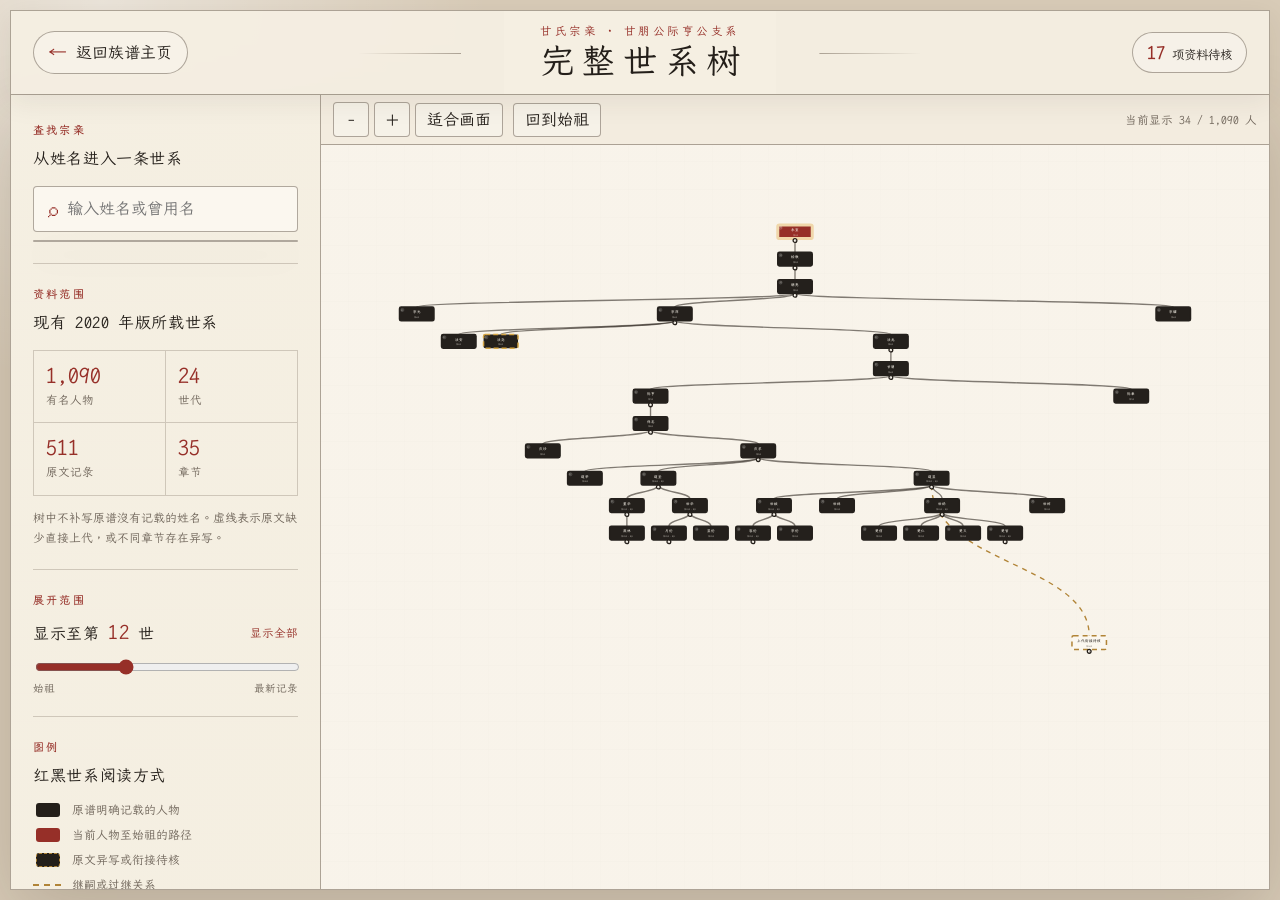
<file: family-tree.html>
<!doctype html>
<html lang="zh-CN">
  <head>
    <meta charset="utf-8">
    <meta name="viewport" content="width=device-width, initial-scale=1">
    <meta name="color-scheme" content="light">
    <meta name="description" content="甘朋公际亨公支系完整世系树，可搜索人物、追溯祖先路径并核对族谱原文。">
    <title>完整世系树｜甘朋公际亨公支系族谱</title>
    <link rel="icon" href="data:,">
    <link rel="preconnect" href="https://fonts.googleapis.com">
    <link rel="preconnect" href="https://fonts.gstatic.com" crossorigin>
    <link href="https://fonts.googleapis.com/css2?family=LXGW+WenKai+Mono+TC:wght@300;400;700&amp;display=swap" rel="stylesheet">
    <link rel="stylesheet" href="./family-tree.css">
    <script defer src="./data/family-tree-data.js"></script>
    <script defer src="./family-tree.js"></script>
  </head>
  <body>
    <div class="tree-shell">
      <header class="tree-header">
        <a class="back-link" href="./index.html" aria-label="返回族谱主页">
          <span aria-hidden="true">←</span>
          <span>返回族谱主页</span>
        </a>
        <div class="tree-title-group">
          <p>甘氏宗亲 · 甘朋公际亨公支系</p>
          <h1>完整世系树</h1>
        </div>
        <button class="review-button" id="open-review-dialog" type="button" aria-haspopup="dialog" aria-controls="review-dialog">
          <span id="review-count">—</span>
          <span>项资料待核</span>
        </button>
      </header>

      <main class="tree-app">
        <aside class="tree-sidebar" aria-label="族谱树工具">
          <section class="sidebar-section search-section" aria-labelledby="tree-search-title">
            <div class="section-label">
              <span>查找宗亲</span>
              <small id="search-result-status" aria-live="polite"></small>
            </div>
            <h2 id="tree-search-title">从姓名进入一条世系</h2>
            <label class="search-box" for="tree-search-input">
              <span aria-hidden="true">⌕</span>
              <input id="tree-search-input" type="search" autocomplete="off" placeholder="输入姓名或曾用名" aria-controls="tree-search-results" aria-expanded="false">
            </label>
            <div class="search-results" id="tree-search-results" role="listbox" hidden></div>
          </section>

          <section class="sidebar-section tree-summary" aria-labelledby="tree-summary-title">
            <div class="section-label"><span>资料范围</span></div>
            <h2 id="tree-summary-title">现有 2020 年版所载世系</h2>
            <div class="summary-grid">
              <div><strong id="person-count">—</strong><span>有名人物</span></div>
              <div><strong id="generation-count">—</strong><span>世代</span></div>
              <div><strong id="source-count">—</strong><span>原文记录</span></div>
              <div><strong id="chapter-count">—</strong><span>章节</span></div>
            </div>
            <p class="scope-note">树中不补写原谱没有记载的姓名。虚线表示原文缺少直接上代，或不同章节存在异写。</p>
          </section>

          <section class="sidebar-section generation-control" aria-labelledby="generation-title">
            <div class="section-label"><span>展开范围</span></div>
            <div class="generation-heading">
              <h2 id="generation-title">显示至第 <output id="generation-output" for="generation-range">12</output> 世</h2>
              <button id="show-all-generations" type="button">显示全部</button>
            </div>
            <input id="generation-range" type="range" min="6" max="24" value="12" step="1">
            <div class="range-labels" aria-hidden="true"><span>始祖</span><span>最新记录</span></div>
          </section>

          <section class="sidebar-section legend" aria-labelledby="legend-title">
            <div class="section-label"><span>图例</span></div>
            <h2 id="legend-title">红黑世系阅读方式</h2>
            <ul>
              <li><i class="legend-node legend-node-black"></i><span>原谱明确记载的人物</span></li>
              <li><i class="legend-node legend-node-red"></i><span>当前人物至始祖的路径</span></li>
              <li><i class="legend-node legend-node-review"></i><span>原文异写或衔接待核</span></li>
              <li><i class="legend-line legend-line-adoptive"></i><span>继嗣或过继关系</span></li>
            </ul>
          </section>

          <p class="sidebar-footnote">单击人物查看资料；双击人物可展开或收起其后代。拖动画布移动，滚轮或双指缩放。</p>
        </aside>

        <section class="tree-workspace" aria-label="甘氏完整世系树画布">
          <div class="tree-toolbar" role="toolbar" aria-label="画布工具">
            <div class="toolbar-group">
              <button id="zoom-out" type="button" aria-label="缩小">−</button>
              <button id="zoom-in" type="button" aria-label="放大">＋</button>
              <button id="fit-tree" type="button">适合画面</button>
            </div>
            <div class="toolbar-group toolbar-view-actions">
              <button id="reset-tree" type="button">回到始祖</button>
              <button id="restore-full-tree" type="button" hidden>返回完整世系</button>
            </div>
            <p class="visible-status" id="visible-status" aria-live="polite">正在整理世系……</p>
          </div>

          <div class="tree-stage" id="tree-stage">
            <svg id="tree-svg" role="img" aria-labelledby="svg-title svg-description">
              <title id="svg-title">甘朋公际亨公支系世系树</title>
              <desc id="svg-description">从永宣公开始、按世代向下排列的可缩放族谱树。</desc>
              <g id="tree-viewport">
                <g id="tree-links"></g>
                <g id="tree-adoption-links"></g>
                <g id="tree-nodes"></g>
              </g>
            </svg>
            <div class="tree-loading" id="tree-loading" role="status">
              <span aria-hidden="true"></span>
              <p>正在载入 35 章世系资料……</p>
            </div>
            <div class="tree-error" id="tree-error" role="alert" hidden>
              <strong>族谱树未能载入</strong>
              <p>请返回主页后重新进入，或通过本地网页服务器打开项目。</p>
            </div>
          </div>

          <aside class="person-panel" id="person-panel" aria-labelledby="person-name" hidden>
            <header class="person-panel-header">
              <div>
                <p id="person-generation">人物资料</p>
                <h2 id="person-name"></h2>
              </div>
              <button id="close-person-panel" type="button" aria-label="关闭人物资料">×</button>
            </header>
            <div class="person-panel-body" id="person-panel-body"></div>
          </aside>
        </section>
      </main>
    </div>

    <dialog class="review-dialog" id="review-dialog" aria-labelledby="review-dialog-title">
      <div class="review-dialog-card">
        <header>
          <div>
            <p>数据核验</p>
            <h2 id="review-dialog-title">原谱中需要进一步确认的资料</h2>
          </div>
          <button type="button" id="close-review-dialog" aria-label="关闭待核资料">×</button>
        </header>
        <div class="review-intro">
          <p>这些项目来自章节间异写、人物名单与后文不一致，或原文未注明直接上代。页面没有隐藏或擅自修正。</p>
        </div>
        <ol id="review-list"></ol>
      </div>
    </dialog>

    <noscript>此族谱树需要启用 JavaScript 才能进行搜索、展开和缩放。</noscript>
  </body>
</html>
</file>
<file: styles.css>
:root {
  color-scheme: light;
  --paper: #f5efe2;
  --paper-deep: #e8ddc8;
  --ink: #2d2923;
  --ink-soft: #686055;
  --line: rgba(82, 66, 48, 0.24);
  --line-strong: rgba(82, 66, 48, 0.46);
  --accent: #8f3028;
  --shadow: rgba(62, 47, 31, 0.13);
  font-family: "LXGW WenKai Mono TC", monospace;
  font-synthesis: none;
}

* {
  box-sizing: border-box;
}

html {
  min-width: 320px;
  background: #d8cbb7;
  scroll-behavior: smooth;
}

body {
  min-height: 100vh;
  margin: 0;
  padding: clamp(12px, 3vw, 34px);
  color: var(--ink);
  background:
    radial-gradient(circle at 18% 12%, rgba(255, 255, 255, 0.44), transparent 30%),
    radial-gradient(circle at 80% 82%, rgba(115, 77, 42, 0.09), transparent 34%),
    #d8cbb7;
}

button,
a,
input,
textarea {
  font: inherit;
}

.page-frame {
  width: min(960px, 100%);
  min-height: calc(100vh - clamp(24px, 6vw, 68px));
  margin: 0 auto;
  padding: clamp(8px, 1.2vw, 13px);
  border: 1px solid var(--line-strong);
  background: var(--paper);
  box-shadow: 0 24px 70px var(--shadow);
}

.page-frame::before {
  display: block;
  height: 5px;
  border-block: 1px solid var(--line-strong);
  content: "";
}

.masthead {
  position: relative;
  padding: clamp(58px, 10vw, 112px) clamp(20px, 6vw, 72px) clamp(52px, 8vw, 86px);
  text-align: center;
  border-bottom: 1px solid var(--line);
}

.masthead::after {
  position: absolute;
  bottom: -4px;
  left: 50%;
  width: 58px;
  height: 7px;
  border-inline: 1px solid var(--line-strong);
  background: var(--paper);
  content: "";
  transform: translateX(-50%);
}

.masthead-ornament {
  display: grid;
  grid-template-columns: minmax(26px, 90px) 10px minmax(26px, 90px);
  align-items: center;
  justify-content: center;
  gap: 12px;
  margin-bottom: 28px;
}

.masthead-ornament span {
  height: 1px;
  background: var(--line-strong);
}

.masthead-ornament i {
  width: 8px;
  height: 8px;
  border: 1px solid var(--accent);
  transform: rotate(45deg);
}

.family-name {
  margin: 0 0 17px;
  color: var(--accent);
  font-size: clamp(0.82rem, 1.8vw, 1rem);
  font-weight: 600;
  letter-spacing: 0.42em;
  text-indent: 0.42em;
}

h1 {
  margin: 0;
  font-size: clamp(2rem, 6vw, 4.4rem);
  font-weight: 500;
  line-height: 1.28;
  letter-spacing: 0.1em;
  text-indent: 0.1em;
}

.masthead time {
  display: inline-block;
  margin-top: 25px;
  color: var(--ink-soft);
  font-size: 0.82rem;
  letter-spacing: 0.18em;
}

.family-tree-entry {
  display: grid;
  grid-template-columns: auto auto auto;
  align-items: center;
  justify-content: center;
  gap: 0.72rem;
  width: fit-content;
  min-height: 46px;
  margin: 28px auto 0;
  padding: 0.55rem 1rem 0.55rem 0.62rem;
  border: 1px solid var(--line-strong);
  border-radius: 999px;
  color: var(--ink);
  background: rgba(255, 255, 255, 0.3);
  box-shadow: 0 8px 22px rgba(62, 47, 31, 0.09);
  text-decoration: none;
  transition: border-color 160ms ease, color 160ms ease, background-color 160ms ease, transform 160ms ease;
}

.family-tree-entry span:first-child {
  display: grid;
  place-items: center;
  width: 32px;
  height: 32px;
  border-radius: 50%;
  color: #fffaf1;
  font-size: 0.68rem;
  letter-spacing: 0.08em;
  background: var(--accent);
}

.family-tree-entry span:last-child {
  color: var(--accent);
  font-size: 1.12em;
}

.family-tree-entry:hover,
.family-tree-entry:focus-visible {
  border-color: var(--accent);
  color: var(--accent);
  background: rgba(143, 48, 40, 0.06);
  transform: translateY(-1px);
}

.family-tree-entry:focus-visible {
  outline: 2px solid var(--accent);
  outline-offset: 3px;
}

main {
  padding: 0 clamp(20px, 7vw, 82px) clamp(50px, 8vw, 86px);
}

.archive-section {
  padding-top: clamp(48px, 8vw, 78px);
}

.section-heading {
  display: grid;
  grid-template-columns: minmax(28px, 1fr) auto minmax(28px, 1fr);
  align-items: center;
  gap: clamp(14px, 3vw, 30px);
  margin-bottom: clamp(25px, 5vw, 42px);
}

.section-heading span {
  height: 1px;
  background: linear-gradient(to right, transparent, var(--line-strong));
}

.section-heading span:last-child {
  background: linear-gradient(to left, transparent, var(--line-strong));
}

h2 {
  margin: 0;
  font-size: clamp(1.1rem, 2.7vw, 1.42rem);
  font-weight: 500;
  letter-spacing: 0.28em;
  text-indent: 0.28em;
}

.editor-note {
  min-height: 68px;
  max-width: 780px;
  margin: 0 auto;
  color: var(--ink);
  font-size: clamp(1rem, 2vw, 1.15rem);
  font-weight: 700;
  line-height: 2;
  text-align: justify;
}

.editor-note-body p {
  margin: 0 0 1em;
  text-indent: 2em;
}

.editor-note-body .editor-note-closing {
  margin-top: 0.2em;
  margin-bottom: 0;
}

.editor-note-meta {
  display: grid;
  grid-template-columns: minmax(0, 1fr) auto;
  align-items: start;
  gap: clamp(24px, 7vw, 76px);
  margin-top: clamp(28px, 5vw, 50px);
  padding-inline: clamp(1em, 5vw, 3.2em);
}

.editor-note-verse p,
.editor-note-signature p {
  margin: 0;
}

.editor-note-verse,
.editor-note-signature {
  display: grid;
  gap: 0.24em;
}

.editor-note-signature {
  justify-self: end;
}

.editor-note-credit {
  display: grid;
  grid-template-columns: auto auto;
  gap: 1.25em;
  white-space: nowrap;
}

.editor-note-credit span:last-child {
  justify-self: start;
}

.editor-note-date {
  margin-top: 0.15em;
  text-align: center;
  letter-spacing: 0.08em;
}

.chapter-content {
  min-height: 68px;
  color: var(--ink-soft);
  font-size: 1rem;
  line-height: 2;
  text-align: justify;
}

.chapter-content p {
  margin: 0 0 1.15em;
}

.directory-page-heading {
  margin: 0 12px 8px;
  color: var(--ink);
  font-weight: 700;
  text-align: right;
}

.chapter-navigation {
  position: sticky;
  top: 0;
  z-index: 20;
  padding-block: 6px;
  border-block: 1px solid var(--line);
  background: rgba(245, 239, 226, 0.97);
  box-shadow: 0 8px 18px rgba(62, 47, 31, 0.08);
}

.chapter-list {
  display: flex;
  margin: 0;
  padding: 0;
  overflow-x: auto;
  overscroll-behavior-inline: contain;
  list-style: none;
  scrollbar-width: thin;
  scroll-snap-type: x proximity;
}

.chapter-list li {
  flex: 0 0 auto;
  margin: 0;
  scroll-snap-align: center;
}

.chapter-list li + li {
  border-left: 1px solid var(--line);
}

.chapter-list a {
  display: flex;
  align-items: center;
  min-height: 48px;
  padding: 8px 12px;
  color: var(--ink);
  text-decoration: none;
  transition: color 160ms ease, background-color 160ms ease;
}

.toc-title {
  min-width: 0;
  white-space: nowrap;
}

.toc-leader,
.toc-page {
  display: none;
}

.chapter-list a:hover,
.chapter-list a:focus-visible,
.chapter-list a[aria-current="true"] {
  color: var(--accent);
  background: rgba(143, 48, 40, 0.045);
}

.chapter-list a:focus-visible {
  outline: 2px solid var(--accent);
  outline-offset: -2px;
}

.chapter-panel[hidden] {
  display: none;
}

.chapter-panel {
  scroll-margin-top: 72px;
}

.chapter-panel.chapter-panel-untitled {
  padding-top: 0;
}

.chapter-panel:last-child {
  min-height: calc(100vh - 72px);
}

.chapter-content:empty {
  min-height: 0;
}

.chapter-content h3 {
  margin: 2em 0 0.75em;
  color: var(--ink);
  font-size: 1.05rem;
  font-weight: 600;
  letter-spacing: 0.08em;
}

.chapter-content ul {
  margin: 0 0 1.25em;
  padding-left: 1.4em;
}

.migration-diagram {
  color: var(--ink);
  font-weight: 700;
  line-height: 1.75;
  text-align: left;
}

.migration-route {
  display: flex;
  flex-wrap: wrap;
  align-items: center;
  justify-content: center;
  gap: 0.42em;
  padding: clamp(16px, 3vw, 24px);
  border-block: 1px solid var(--line);
  background: rgba(255, 255, 255, 0.18);
  text-align: center;
}

.route-arrow,
.family-result-arrow {
  color: var(--accent);
}

.founder-route {
  display: flex;
  flex-wrap: wrap;
  align-items: center;
  justify-content: center;
  gap: 0.45em;
  margin-top: 22px;
  text-align: center;
}

.founder-stops {
  display: inline-flex;
  flex-wrap: wrap;
  align-items: center;
  justify-content: center;
  gap: 0.42em;
}

.family-tree {
  --tree-indent: clamp(0.85rem, 3vw, 1.7rem);
  margin-top: clamp(34px, 6vw, 58px);
}

.family-entry {
  width: fit-content;
  max-width: 100%;
  padding: 8px 12px;
  border: 1px solid var(--line);
  border-left: 3px solid var(--line-strong);
  background: rgba(255, 255, 255, 0.22);
}

.family-tree > .family-node > .family-entry {
  border-left-color: var(--accent);
  background: rgba(143, 48, 40, 0.055);
}

.family-headline {
  display: flex;
  flex-wrap: wrap;
  align-items: baseline;
  gap: 0.48em;
}

.family-rank {
  min-width: 1.5em;
  color: var(--accent);
  text-align: center;
}

.family-place,
.family-result-place,
.family-note {
  color: var(--ink-soft);
  font-weight: 400;
}

.family-result-arrow {
  margin-inline: 0.08em;
}

.family-details {
  margin-top: 0.32em;
  padding-left: 2em;
}

.family-details p,
.family-note {
  margin: 0;
}

.family-note {
  padding-left: 2em;
}

.family-children {
  margin-left: var(--tree-indent);
  padding-left: var(--tree-indent);
  border-left: 1px solid var(--line-strong);
}

.family-children > .family-node {
  position: relative;
  margin-top: 13px;
}

.family-children > .family-node::before {
  position: absolute;
  top: 1.45em;
  left: calc(-1 * var(--tree-indent));
  width: calc(var(--tree-indent) - 0.22rem);
  border-top: 1px solid var(--line-strong);
  content: "";
}

.generation-record {
  color: var(--ink);
  font-weight: 700;
  line-height: 1.9;
  text-align: left;
}

.generation-sequence {
  display: flex;
  flex-wrap: wrap;
  align-items: baseline;
  gap: 0.35em 0.48em;
}

.main-generation-sequence {
  padding: clamp(16px, 3vw, 24px);
  border-block: 1px solid var(--line);
  background: rgba(255, 255, 255, 0.18);
}

.generation-link,
.generation-step {
  display: inline-flex;
  align-items: baseline;
}

.generation-link {
  gap: 0.48em;
  white-space: nowrap;
}

.generation-step {
  gap: 0.22em;
}

.generation-arrow,
.generation-number {
  color: var(--accent);
}

.generation-number {
  font-size: 0.92em;
  font-variant-numeric: tabular-nums;
  font-weight: 400;
}

.lineage-verse-section {
  margin-top: clamp(36px, 6vw, 58px);
}

.chapter-content .lineage-verse-section h3 {
  margin: 0 0 0.85em;
  font-size: 1.08rem;
  font-weight: 700;
  letter-spacing: 0.04em;
}

.lineage-verse-grid {
  display: grid;
  grid-template-columns: repeat(2, minmax(0, max-content));
  gap: 0.3em clamp(28px, 8vw, 72px);
  padding-left: clamp(18px, 5vw, 44px);
}

.lineage-verse-lines {
  display: grid;
  gap: 0.3em;
  padding-left: clamp(38px, 8vw, 72px);
}

.chapter-content .lineage-verse-grid p,
.chapter-content .lineage-verse-lines p {
  margin: 0;
}

.branch-generation-sequence {
  margin-top: 1.15em;
  padding: 12px clamp(10px, 3vw, 20px);
  border-left: 3px solid var(--line-strong);
  background: rgba(255, 255, 255, 0.2);
}

.chapter-content .generation-note {
  margin: clamp(30px, 5vw, 46px) 0 0;
}

.historical-people {
  max-width: 780px;
  margin: 0 auto;
  color: var(--ink);
  font-size: clamp(1rem, 1.8vw, 1.1rem);
  line-height: 2;
  text-align: justify;
}

.chapter-content .historical-person {
  margin: 0 0 0.8em;
  text-indent: 2em;
}

.historical-person strong {
  font-weight: 700;
}

.lineage-record {
  max-width: 780px;
  margin: clamp(30px, 5vw, 48px) auto 0;
  padding-bottom: 0.75em;
  color: var(--ink);
  font-size: clamp(1rem, 1.8vw, 1.08rem);
  line-height: 1.9;
  text-align: left;
}

.chapter-content .lineage-record-heading {
  margin: 0 0 0.75em;
  font-size: 1.12rem;
  font-weight: 700;
  letter-spacing: 0.04em;
}

.chapter-content .lineage-branch {
  display: flex;
  align-items: baseline;
  gap: 0.28em;
  margin: 1.65em 0 0.45em;
  font-size: 1.08rem;
  font-weight: 700;
  letter-spacing: 0.03em;
}

.chapter-content .lineage-row {
  display: grid;
  grid-template-columns: max-content minmax(0, 1fr);
  gap: 0.32em;
  margin: 0.2em 0;
}

.lineage-row:not(.has-lineage-marker) .lineage-marker {
  display: none;
}

.lineage-row:not(.has-lineage-marker) {
  grid-template-columns: minmax(0, 1fr);
}

.lineage-level-1 {
  padding-left: 0.65em;
}

.lineage-level-2 {
  padding-left: 2.2em;
}

.lineage-level-3 {
  padding-left: 4.1em;
}

.lineage-level-4 {
  padding-left: 6em;
}

.lineage-marker {
  color: var(--accent);
  font-weight: 700;
  white-space: nowrap;
}

.lineage-text {
  min-width: 0;
}

.site-footer {
  display: grid;
  justify-items: center;
  gap: 0.5rem;
  margin: clamp(34px, 6vw, 64px) clamp(12px, 5vw, 56px) 0;
  padding: clamp(28px, 5vw, 44px) 16px clamp(30px, 5vw, 48px);
  border-top: 1px solid var(--line);
  color: var(--ink-soft);
  text-align: center;
}

.site-footer p {
  margin: 0;
}

.site-footer-credit {
  color: var(--ink);
  font-size: 1.02rem;
  letter-spacing: 0.08em;
}

.site-footer-note {
  line-height: 1.7;
}

.footer-feedback-button,
.utility-dock :is(button, a) {
  border: 1px solid var(--line-strong);
  color: var(--ink);
  background: rgba(255, 255, 255, 0.28);
  cursor: pointer;
  text-decoration: none;
  transition: border-color 160ms ease, color 160ms ease, background-color 160ms ease, transform 160ms ease;
}

.footer-feedback-button {
  margin-top: 0.45rem;
  padding: 0.58rem 1.05rem;
  border-radius: 999px;
}

.footer-feedback-button:hover,
.footer-feedback-button:focus-visible,
.utility-dock :is(button, a):hover,
.utility-dock :is(button, a):focus-visible {
  border-color: var(--accent);
  color: var(--accent);
  background: rgba(143, 48, 40, 0.065);
}

.footer-feedback-button:focus-visible,
.utility-dock :is(button, a):focus-visible,
.utility-dialog-close:focus-visible,
.search-suggestion:focus-visible,
.search-result-button:focus-visible,
.search-field input:focus-visible {
  outline: 2px solid var(--accent);
  outline-offset: 2px;
}

.utility-dock {
  position: fixed;
  right: max(16px, calc((100vw - 960px) / 2 - 92px));
  bottom: 20px;
  z-index: 35;
  display: grid;
  gap: 8px;
}

.utility-dock :is(button, a) {
  display: grid;
  grid-template-columns: 1.25em auto;
  align-items: center;
  gap: 0.38em;
  min-height: 42px;
  padding: 0.48rem 0.76rem;
  border-radius: 999px;
  box-shadow: 0 8px 24px rgba(62, 47, 31, 0.16);
  backdrop-filter: blur(8px);
}

.utility-dock :is(button, a) span:first-child {
  color: var(--accent);
  font-size: 1.16em;
  line-height: 1;
}

.utility-dialog {
  width: min(720px, calc(100vw - 28px));
  max-width: none;
  max-height: min(820px, calc(100vh - 28px));
  margin: auto;
  padding: 0;
  border: 0;
  color: var(--ink);
  background: transparent;
  overflow: visible;
}

.utility-dialog::backdrop {
  background: rgba(39, 31, 23, 0.48);
  backdrop-filter: blur(3px);
}

.utility-dialog-card {
  max-height: min(820px, calc(100vh - 28px));
  border: 1px solid var(--line-strong);
  border-radius: 14px;
  background: var(--paper);
  box-shadow: 0 28px 80px rgba(42, 31, 21, 0.3);
  overflow: auto;
}

.utility-dialog-header {
  position: sticky;
  top: 0;
  z-index: 2;
  display: flex;
  align-items: center;
  justify-content: space-between;
  gap: 1rem;
  padding: 20px clamp(18px, 4vw, 30px) 16px;
  border-bottom: 1px solid var(--line);
  background: rgba(245, 239, 226, 0.97);
}

.utility-dialog h2 {
  font-size: clamp(1.12rem, 3vw, 1.38rem);
  font-weight: 700;
  letter-spacing: 0.08em;
  text-indent: 0;
}

.utility-dialog-eyebrow {
  margin: 0 0 0.3rem;
  color: var(--accent);
  font-size: 0.78rem;
  font-weight: 700;
  letter-spacing: 0.18em;
}

.utility-dialog-close {
  flex: 0 0 auto;
  width: 38px;
  height: 38px;
  padding: 0;
  border: 1px solid var(--line);
  border-radius: 50%;
  color: var(--ink-soft);
  background: rgba(255, 255, 255, 0.24);
  font-size: 1.5rem;
  line-height: 1;
  cursor: pointer;
}

.utility-dialog-body {
  padding: clamp(18px, 4vw, 30px);
}

.search-field {
  display: grid;
  gap: 0.42rem;
  color: var(--ink);
  font-weight: 700;
}

.search-field input {
  width: 100%;
  border: 1px solid var(--line-strong);
  border-radius: 8px;
  color: var(--ink);
  background: rgba(255, 255, 255, 0.5);
}

.search-field input {
  min-height: 46px;
  padding: 0.65rem 0.78rem;
}

.search-help {
  margin: 0.55rem 0 0;
  color: var(--ink-soft);
  font-size: 0.88rem;
  line-height: 1.65;
}

.search-suggestions {
  display: flex;
  flex-wrap: wrap;
  gap: 0.5rem;
  max-height: 168px;
  margin-top: 1rem;
  padding: 0.85rem;
  border: 1px solid var(--line);
  border-radius: 9px;
  background: rgba(255, 255, 255, 0.2);
  overflow-y: auto;
}

.search-suggestion {
  display: inline-flex;
  align-items: center;
  gap: 0.35rem;
  padding: 0.42rem 0.72rem;
  border: 1px solid var(--line);
  border-radius: 999px;
  color: var(--ink);
  background: rgba(255, 255, 255, 0.34);
  cursor: pointer;
}

.search-suggestion:hover,
.search-suggestion[aria-selected="true"] {
  border-color: var(--accent);
  color: var(--accent);
  background: rgba(143, 48, 40, 0.06);
}

.search-suggestion small {
  color: var(--ink-soft);
  font-size: 0.76em;
  font-variant-numeric: tabular-nums;
}

.search-empty {
  margin: 1rem 0 0;
  padding: 0.85rem;
  border-left: 3px solid var(--accent);
  color: var(--ink-soft);
  background: rgba(143, 48, 40, 0.045);
}

.search-results {
  margin-top: 1.25rem;
  padding-top: 1.1rem;
  border-top: 1px solid var(--line);
}

.search-results-header {
  display: flex;
  align-items: baseline;
  justify-content: space-between;
  gap: 1rem;
  margin-bottom: 0.65rem;
}

.search-results-header h3 {
  margin: 0;
  font-size: 1.06rem;
}

.search-results-header span {
  color: var(--ink-soft);
  font-size: 0.86rem;
}

.search-results ol {
  display: grid;
  gap: 0.58rem;
  margin: 0;
  padding: 0;
  list-style: none;
}

.search-result-button {
  display: grid;
  gap: 0.26rem;
  width: 100%;
  padding: 0.78rem 0.88rem;
  border: 1px solid transparent;
  border-radius: 8px;
  color: var(--ink);
  background: rgba(255, 255, 255, 0.28);
  text-align: left;
  cursor: pointer;
}

.search-result-button:hover {
  border-color: var(--line-strong);
  background: rgba(255, 255, 255, 0.48);
}

.search-result-location {
  color: var(--accent);
  font-size: 0.8rem;
  font-weight: 700;
  letter-spacing: 0.03em;
}

.search-result-text {
  color: var(--ink);
  line-height: 1.55;
}

.search-result-text mark {
  padding: 0 0.08em;
  color: inherit;
  background: rgba(196, 151, 44, 0.32);
}

.search-target-flash {
  scroll-margin-top: 82px;
  animation: search-target-flash 2.2s ease;
}

@keyframes search-target-flash {
  0%, 100% {
    background-color: transparent;
  }

  16%, 58% {
    background-color: rgba(196, 151, 44, 0.2);
  }
}

@media (max-width: 600px) {
  body {
    padding: 0;
  }

  .page-frame {
    min-height: 100vh;
    border: 0;
    box-shadow: none;
  }

  .masthead {
    padding-inline: 12px;
  }

  .family-tree-entry {
    margin-top: 24px;
  }

  h1 {
    letter-spacing: 0.06em;
    text-indent: 0.06em;
  }

  main {
    padding-inline: 16px;
  }

  .section-heading {
    gap: 12px;
  }

  .chapter-list a {
    padding-inline: 6px;
  }

  .editor-note {
    font-size: 0.98rem;
  }

  .editor-note-meta {
    grid-template-columns: 1fr;
    gap: 1.25em;
    padding-inline: 2em 0;
  }

  .editor-note-signature {
    justify-self: end;
  }

  .migration-diagram {
    font-size: 0.94rem;
  }

  .migration-route {
    justify-content: flex-start;
    padding-inline: 10px;
    text-align: left;
  }

  .founder-route,
  .founder-stops {
    justify-content: flex-start;
    text-align: left;
  }

  .family-entry {
    padding: 7px 9px;
  }

  .family-details,
  .family-note {
    padding-left: 1.2em;
  }

  .generation-record {
    font-size: 0.94rem;
  }

  .main-generation-sequence {
    padding-inline: 10px;
  }

  .lineage-verse-grid {
    gap: 0.3em 18px;
    padding-left: 10px;
  }

  .lineage-verse-lines {
    padding-left: 24px;
  }

  .lineage-record {
    font-size: 0.96rem;
  }

  .lineage-level-1 {
    padding-left: 0;
  }

  .lineage-level-2 {
    padding-left: 0.8em;
  }

  .lineage-level-3 {
    padding-left: 1.6em;
  }

  .lineage-level-4 {
    padding-left: 2.4em;
  }

  .site-footer {
    margin-inline: 0;
  }

  .utility-dock {
    right: 10px;
    bottom: 10px;
  }

  .utility-dock :is(button, a) {
    grid-template-columns: 1.2em auto;
    justify-items: start;
    width: auto;
    min-height: 44px;
    padding: 0.5rem 0.72rem;
  }

  .utility-dock :is(button, a) span:last-child {
    position: static;
    width: auto;
    height: auto;
    margin: 0;
    overflow: visible;
    clip: auto;
    white-space: nowrap;
  }

  .utility-dialog {
    width: calc(100vw - 16px);
    max-height: calc(100vh - 16px);
  }

  .utility-dialog-card {
    max-height: calc(100vh - 16px);
  }

  .utility-dialog-header {
    padding: 15px 16px 13px;
  }

  .utility-dialog-body {
    padding: 16px;
  }

  .search-suggestions {
    max-height: 132px;
  }

}

@media (prefers-reduced-motion: reduce) {
  html {
    scroll-behavior: auto;
  }

  .chapter-list a {
    transition: none;
  }

  .footer-feedback-button,
  .utility-dock :is(button, a) {
    transition: none;
  }

  .search-target-flash {
    animation: none;
  }
}
</file>
<file: family-tree.css>
:root {
  color-scheme: light;
  --paper: #f5efe2;
  --paper-deep: #e7dcc7;
  --paper-pale: #fbf7ef;
  --ink: #241f1a;
  --ink-soft: #6f655a;
  --line: rgba(73, 58, 43, 0.22);
  --line-strong: rgba(73, 58, 43, 0.42);
  --accent: #962f28;
  --accent-deep: #6f211d;
  --gold: #b18437;
  --shadow: rgba(43, 31, 21, 0.18);
  font-family: "LXGW WenKai Mono TC", "Microsoft YaHei", "PingFang SC", sans-serif;
  font-synthesis: none;
}

* {
  box-sizing: border-box;
}

html,
body {
  min-width: 320px;
  min-height: 100%;
  margin: 0;
}

body {
  color: var(--ink);
  background:
    radial-gradient(circle at 8% 0%, rgba(255, 255, 255, 0.48), transparent 26%),
    #d8cbb7;
}

button,
input,
a {
  font: inherit;
}

button,
a {
  -webkit-tap-highlight-color: transparent;
}

button:focus-visible,
a:focus-visible,
input:focus-visible,
.person-node:focus-visible .node-card {
  outline: 2px solid var(--accent);
  outline-offset: 3px;
}

.tree-shell {
  display: grid;
  grid-template-rows: auto minmax(0, 1fr);
  min-height: 100vh;
  padding: 10px;
}

.tree-header {
  position: relative;
  z-index: 20;
  display: grid;
  grid-template-columns: minmax(170px, 1fr) auto minmax(170px, 1fr);
  align-items: center;
  min-height: 84px;
  border: 1px solid var(--line-strong);
  border-bottom: 0;
  background: rgba(245, 239, 226, 0.96);
  box-shadow: 0 8px 28px rgba(52, 39, 27, 0.08);
}

.tree-header::before,
.tree-header::after {
  position: absolute;
  top: 50%;
  width: min(8vw, 110px);
  height: 1px;
  background: linear-gradient(to right, transparent, var(--line-strong));
  content: "";
}

.tree-header::before {
  left: calc(50% - min(22vw, 300px));
}

.tree-header::after {
  right: calc(50% - min(22vw, 300px));
  transform: rotate(180deg);
}

.back-link,
.review-button {
  position: relative;
  z-index: 1;
  justify-self: start;
  margin-left: 22px;
}

.back-link {
  display: inline-flex;
  align-items: center;
  gap: 0.55em;
  min-height: 42px;
  padding: 0.56rem 0.9rem;
  border: 1px solid var(--line-strong);
  border-radius: 999px;
  color: var(--ink);
  background: rgba(255, 255, 255, 0.26);
  text-decoration: none;
  transition: 160ms ease;
}

.back-link span:first-child {
  color: var(--accent);
  font-size: 1.2em;
}

.back-link:hover,
.review-button:hover {
  border-color: var(--accent);
  color: var(--accent);
  background: rgba(150, 47, 40, 0.06);
}

.tree-title-group {
  position: relative;
  z-index: 1;
  padding: 13px 28px;
  text-align: center;
  background: var(--paper);
}

.tree-title-group p {
  margin: 0 0 3px;
  color: var(--accent);
  font-size: 0.72rem;
  letter-spacing: 0.22em;
}

.tree-title-group h1 {
  margin: 0;
  font-size: clamp(1.45rem, 2.8vw, 2.15rem);
  font-weight: 500;
  letter-spacing: 0.22em;
  text-indent: 0.22em;
}

.review-button {
  display: grid;
  grid-template-columns: auto auto;
  align-items: baseline;
  gap: 0.42rem;
  justify-self: end;
  margin-right: 22px;
  margin-left: 0;
  padding: 0.58rem 0.9rem;
  border: 1px solid var(--line-strong);
  border-radius: 999px;
  color: var(--ink);
  background: rgba(255, 255, 255, 0.26);
  cursor: pointer;
  transition: 160ms ease;
}

.review-button span:first-child {
  color: var(--accent);
  font-size: 1.15rem;
  font-weight: 700;
}

.review-button span:last-child {
  font-size: 0.78rem;
}

.tree-app {
  display: grid;
  grid-template-columns: 310px minmax(0, 1fr);
  min-height: 0;
  border: 1px solid var(--line-strong);
  background: var(--paper);
  box-shadow: 0 24px 70px var(--shadow);
}

.tree-sidebar {
  position: relative;
  z-index: 10;
  max-height: calc(100vh - 106px);
  padding: 24px 22px 30px;
  border-right: 1px solid var(--line-strong);
  background:
    linear-gradient(rgba(245, 239, 226, 0.94), rgba(245, 239, 226, 0.94)),
    repeating-linear-gradient(0deg, transparent 0 27px, rgba(72, 56, 40, 0.055) 27px 28px);
  overflow-y: auto;
}

.sidebar-section {
  padding: 21px 0;
  border-bottom: 1px solid var(--line);
}

.sidebar-section:first-child {
  padding-top: 2px;
}

.sidebar-section h2 {
  margin: 7px 0 14px;
  font-size: 1rem;
  font-weight: 500;
  line-height: 1.55;
  letter-spacing: 0.04em;
}

.section-label {
  display: flex;
  align-items: center;
  justify-content: space-between;
  min-height: 19px;
  color: var(--accent);
  font-size: 0.7rem;
  font-weight: 700;
  letter-spacing: 0.2em;
}

.section-label small {
  color: var(--ink-soft);
  letter-spacing: 0;
}

.search-box {
  display: grid;
  grid-template-columns: auto 1fr;
  align-items: center;
  gap: 0.6rem;
  min-height: 46px;
  padding: 0 0.85rem;
  border: 1px solid var(--line-strong);
  border-radius: 4px;
  background: var(--paper-pale);
}

.search-box > span {
  color: var(--accent);
  font-size: 1.25rem;
}

.search-box input {
  width: 100%;
  padding: 0.72rem 0;
  border: 0;
  outline: 0;
  color: var(--ink);
  background: transparent;
}

.search-box:focus-within {
  border-color: var(--accent);
  box-shadow: 0 0 0 2px rgba(150, 47, 40, 0.08);
}

.search-results {
  display: grid;
  max-height: 290px;
  margin-top: 8px;
  border: 1px solid var(--line-strong);
  border-radius: 4px;
  background: var(--paper-pale);
  box-shadow: 0 14px 34px rgba(42, 31, 21, 0.16);
  overflow-y: auto;
}

.search-result {
  display: grid;
  grid-template-columns: 1fr auto;
  gap: 2px 12px;
  padding: 0.7rem 0.8rem;
  border: 0;
  border-bottom: 1px solid var(--line);
  color: var(--ink);
  text-align: left;
  background: transparent;
  cursor: pointer;
}

.search-result:last-child {
  border-bottom: 0;
}

.search-result:hover,
.search-result[aria-selected="true"] {
  color: var(--accent);
  background: rgba(150, 47, 40, 0.06);
}

.search-result strong {
  font-weight: 700;
}

.search-result span,
.search-result small {
  color: var(--ink-soft);
  font-size: 0.72rem;
}

.search-result small {
  grid-column: 1 / -1;
}

.summary-grid {
  display: grid;
  grid-template-columns: 1fr 1fr;
  border: 1px solid var(--line);
}

.summary-grid div {
  display: grid;
  gap: 2px;
  min-height: 72px;
  padding: 12px;
  border-right: 1px solid var(--line);
  border-bottom: 1px solid var(--line);
}

.summary-grid div:nth-child(2n) {
  border-right: 0;
}

.summary-grid div:nth-last-child(-n + 2) {
  border-bottom: 0;
}

.summary-grid strong {
  color: var(--accent);
  font-size: 1.35rem;
  font-weight: 500;
}

.summary-grid span {
  color: var(--ink-soft);
  font-size: 0.72rem;
}

.scope-note,
.sidebar-footnote {
  color: var(--ink-soft);
  font-size: 0.74rem;
  line-height: 1.7;
}

.scope-note {
  margin: 12px 0 0;
}

.generation-heading {
  display: flex;
  align-items: center;
  justify-content: space-between;
  gap: 12px;
}

.generation-heading h2 {
  margin-bottom: 9px;
}

.generation-heading output {
  color: var(--accent);
  font-size: 1.25em;
}

.generation-heading button {
  padding: 0;
  border: 0;
  color: var(--accent);
  font-size: 0.72rem;
  background: transparent;
  cursor: pointer;
}

.generation-control input[type="range"] {
  width: 100%;
  accent-color: var(--accent);
}

.range-labels {
  display: flex;
  justify-content: space-between;
  margin-top: 3px;
  color: var(--ink-soft);
  font-size: 0.66rem;
}

.legend ul {
  display: grid;
  gap: 11px;
  margin: 0;
  padding: 0;
  list-style: none;
}

.legend li {
  display: grid;
  grid-template-columns: 30px 1fr;
  align-items: center;
  gap: 9px;
  color: var(--ink-soft);
  font-size: 0.74rem;
}

.legend-node {
  justify-self: center;
  width: 24px;
  height: 14px;
  border-radius: 3px;
}

.legend-node-black {
  background: var(--ink);
}

.legend-node-red {
  background: var(--accent);
}

.legend-node-review {
  border: 1px dashed var(--gold);
  background: var(--ink);
}

.legend-line {
  width: 28px;
  height: 0;
  border-top: 2px dashed var(--gold);
}

.sidebar-footnote {
  margin: 20px 0 0;
}

.tree-workspace {
  position: relative;
  display: grid;
  grid-template-rows: auto minmax(0, 1fr);
  min-width: 0;
  min-height: 0;
  background: #d8cbb7;
  overflow: hidden;
}

.tree-toolbar {
  position: relative;
  z-index: 8;
  display: grid;
  grid-template-columns: auto auto 1fr;
  align-items: center;
  gap: 10px;
  min-height: 50px;
  padding: 7px 12px;
  border-bottom: 1px solid var(--line-strong);
  background: rgba(245, 239, 226, 0.95);
}

.toolbar-group {
  display: flex;
  align-items: center;
  gap: 5px;
}

.tree-toolbar button {
  min-height: 34px;
  padding: 0.38rem 0.68rem;
  border: 1px solid var(--line-strong);
  border-radius: 4px;
  color: var(--ink);
  background: rgba(255, 255, 255, 0.3);
  cursor: pointer;
}

.tree-toolbar button:hover {
  border-color: var(--accent);
  color: var(--accent);
}

#zoom-in,
#zoom-out {
  width: 36px;
  padding-inline: 0;
  font-size: 1.05rem;
}

.visible-status {
  justify-self: end;
  margin: 0;
  color: var(--ink-soft);
  font-size: 0.72rem;
}

.tree-stage {
  position: relative;
  min-height: 560px;
  background:
    linear-gradient(rgba(253, 250, 244, 0.78), rgba(253, 250, 244, 0.78)),
    repeating-linear-gradient(0deg, transparent 0 27px, rgba(72, 56, 40, 0.055) 27px 28px),
    repeating-linear-gradient(90deg, transparent 0 27px, rgba(72, 56, 40, 0.035) 27px 28px),
    var(--paper-deep);
  cursor: grab;
  overflow: hidden;
  touch-action: none;
}

.tree-stage.is-panning {
  cursor: grabbing;
}

#tree-svg {
  display: block;
  width: 100%;
  height: 100%;
  min-height: inherit;
  user-select: none;
}

.tree-edge {
  fill: none;
  stroke: rgba(42, 35, 28, 0.58);
  stroke-width: 1.35;
  vector-effect: non-scaling-stroke;
}

.tree-edge.is-review {
  stroke: var(--gold);
  stroke-dasharray: 5 5;
}

.tree-edge.is-path {
  stroke: var(--accent);
  stroke-width: 3;
}

.adoption-edge {
  fill: none;
  stroke: var(--gold);
  stroke-width: 1.8;
  stroke-dasharray: 7 5;
  vector-effect: non-scaling-stroke;
}

.person-node {
  cursor: pointer;
}

.person-node .node-card {
  fill: #24201c;
  stroke: #24201c;
  stroke-width: 1.5;
  rx: 7px;
  vector-effect: non-scaling-stroke;
  transition: fill 140ms ease, stroke 140ms ease;
}

.person-node:hover .node-card,
.person-node:focus .node-card {
  stroke: var(--accent);
  stroke-width: 2.5;
}

.person-node.is-path .node-card,
.person-node.is-selected .node-card {
  fill: var(--accent);
  stroke: var(--accent-deep);
}

.person-node.is-selected .node-card {
  stroke: #f0d7aa;
  stroke-width: 3;
}

.person-node.is-review .node-card {
  stroke: #d4a546;
  stroke-dasharray: 5 3;
}

.person-node.is-synthetic .node-card {
  fill: var(--paper-pale);
  stroke: var(--gold);
  stroke-dasharray: 5 4;
}

.person-node text {
  pointer-events: none;
}

.node-name {
  fill: #fffaf0;
  font-size: 15px;
  font-weight: 700;
  text-anchor: middle;
}

.node-meta {
  fill: rgba(255, 250, 240, 0.72);
  font-size: 9px;
  text-anchor: middle;
}

.person-node.is-synthetic .node-name {
  fill: var(--ink);
}

.person-node.is-synthetic .node-meta {
  fill: var(--ink-soft);
}

.node-gender {
  fill: rgba(255, 255, 255, 0.12);
  stroke: rgba(255, 255, 255, 0.42);
  stroke-width: 1;
}

.node-gender-text {
  fill: rgba(255, 250, 240, 0.8);
  font-size: 8px;
  text-anchor: middle;
}

.node-expand-dot {
  fill: var(--paper-pale);
  stroke: var(--ink);
  stroke-width: 1.3;
  vector-effect: non-scaling-stroke;
}

.node-expand-symbol {
  fill: var(--ink);
  font-size: 10px;
  font-weight: 700;
  text-anchor: middle;
}

.tree-loading,
.tree-error {
  position: absolute;
  inset: 0;
  display: grid;
  place-content: center;
  justify-items: center;
  gap: 12px;
  padding: 30px;
  color: var(--ink-soft);
  text-align: center;
  background: rgba(245, 239, 226, 0.84);
  backdrop-filter: blur(4px);
}

.tree-loading[hidden],
.tree-error[hidden] {
  display: none;
}

.tree-loading span {
  width: 34px;
  height: 34px;
  border: 2px solid var(--line-strong);
  border-top-color: var(--accent);
  border-radius: 50%;
  animation: tree-spin 800ms linear infinite;
}

.tree-loading p,
.tree-error p {
  margin: 0;
}

.tree-error strong {
  color: var(--accent);
}

@keyframes tree-spin {
  to { transform: rotate(360deg); }
}

.person-panel {
  position: absolute;
  top: 62px;
  right: 12px;
  bottom: 12px;
  z-index: 12;
  width: min(390px, calc(100% - 24px));
  border: 1px solid var(--line-strong);
  border-radius: 8px;
  background: rgba(250, 246, 237, 0.98);
  box-shadow: 0 24px 60px rgba(42, 31, 21, 0.28);
  overflow: auto;
}

.person-panel[hidden] {
  display: none;
}

.person-panel-header {
  position: sticky;
  top: 0;
  z-index: 1;
  display: flex;
  align-items: flex-start;
  justify-content: space-between;
  gap: 18px;
  padding: 20px 20px 16px;
  border-bottom: 1px solid var(--line);
  background: rgba(250, 246, 237, 0.98);
}

.person-panel-header p {
  margin: 0 0 4px;
  color: var(--accent);
  font-size: 0.7rem;
  letter-spacing: 0.16em;
}

.person-panel-header h2 {
  margin: 0;
  font-size: 1.65rem;
  font-weight: 500;
}

.person-panel-header button,
.review-dialog header button {
  width: 36px;
  height: 36px;
  border: 1px solid var(--line-strong);
  border-radius: 50%;
  color: var(--ink-soft);
  background: transparent;
  cursor: pointer;
}

.person-panel-body {
  display: grid;
  gap: 18px;
  padding: 18px 20px 26px;
}

.person-facts {
  display: flex;
  flex-wrap: wrap;
  gap: 7px;
}

.fact-chip {
  padding: 0.28rem 0.58rem;
  border: 1px solid var(--line);
  border-radius: 999px;
  color: var(--ink-soft);
  font-size: 0.72rem;
  background: rgba(255, 255, 255, 0.38);
}

.fact-chip.is-review {
  border-color: var(--gold);
  color: #72551c;
}

.person-section h3 {
  margin: 0 0 9px;
  color: var(--accent);
  font-size: 0.72rem;
  letter-spacing: 0.16em;
}

.person-section p {
  margin: 0;
  color: var(--ink-soft);
  font-size: 0.84rem;
  line-height: 1.75;
}

.relative-list,
.source-list,
.person-issue-list {
  display: grid;
  gap: 7px;
  margin: 0;
  padding: 0;
  list-style: none;
}

.relative-button {
  width: 100%;
  padding: 0.55rem 0.65rem;
  border: 1px solid var(--line);
  border-radius: 4px;
  color: var(--ink);
  text-align: left;
  background: rgba(255, 255, 255, 0.3);
  cursor: pointer;
}

.relative-button:hover {
  border-color: var(--accent);
  color: var(--accent);
}

.source-item {
  padding: 0.72rem 0.78rem;
  border-left: 2px solid var(--line-strong);
  background: rgba(255, 255, 255, 0.28);
}

.source-item header {
  display: flex;
  justify-content: space-between;
  gap: 10px;
  margin-bottom: 5px;
  color: var(--accent);
  font-size: 0.7rem;
}

.source-item header a {
  color: var(--accent);
  text-decoration: none;
}

.source-item header a:hover {
  text-decoration: underline;
}

.source-item p {
  color: var(--ink);
  font-size: 0.78rem;
  line-height: 1.65;
}

.person-issue-list li {
  padding: 0.65rem 0.72rem;
  border: 1px dashed var(--gold);
  color: #6f5420;
  font-size: 0.76rem;
  line-height: 1.55;
  background: rgba(196, 151, 44, 0.08);
}

.person-actions {
  display: grid;
  grid-template-columns: 1fr 1fr;
  gap: 8px;
}

.person-actions button {
  min-height: 40px;
  padding: 0.55rem;
  border: 1px solid var(--line-strong);
  border-radius: 4px;
  color: var(--ink);
  background: rgba(255, 255, 255, 0.32);
  cursor: pointer;
}

.person-actions button:hover {
  border-color: var(--accent);
  color: var(--accent);
}

.review-dialog {
  width: min(780px, calc(100vw - 28px));
  max-width: none;
  max-height: min(820px, calc(100vh - 28px));
  padding: 0;
  border: 0;
  color: var(--ink);
  background: transparent;
}

.review-dialog::backdrop {
  background: rgba(31, 25, 20, 0.54);
  backdrop-filter: blur(4px);
}

.review-dialog-card {
  max-height: min(820px, calc(100vh - 28px));
  border: 1px solid var(--line-strong);
  border-radius: 10px;
  background: var(--paper);
  box-shadow: 0 32px 90px rgba(31, 24, 18, 0.4);
  overflow: auto;
}

.review-dialog header {
  position: sticky;
  top: 0;
  z-index: 2;
  display: flex;
  align-items: flex-start;
  justify-content: space-between;
  gap: 20px;
  padding: 22px 24px 18px;
  border-bottom: 1px solid var(--line);
  background: var(--paper);
}

.review-dialog header p {
  margin: 0 0 4px;
  color: var(--accent);
  font-size: 0.7rem;
  letter-spacing: 0.16em;
}

.review-dialog header h2 {
  margin: 0;
  font-size: 1.28rem;
  font-weight: 500;
}

.review-intro {
  padding: 17px 24px;
  color: var(--ink-soft);
  font-size: 0.83rem;
  line-height: 1.7;
  background: rgba(255, 255, 255, 0.24);
}

.review-intro p {
  margin: 0;
}

.review-dialog ol {
  display: grid;
  gap: 12px;
  margin: 0;
  padding: 18px 24px 26px 52px;
}

.review-dialog li {
  padding: 0.8rem 0.9rem;
  border: 1px dashed rgba(177, 132, 55, 0.68);
  color: var(--ink);
  font-size: 0.84rem;
  line-height: 1.65;
  background: rgba(196, 151, 44, 0.06);
}

.review-dialog li small {
  display: block;
  margin-top: 4px;
  color: var(--ink-soft);
}

.review-focus {
  display: block;
  margin-top: 8px;
  padding: 0;
  border: 0;
  color: var(--accent);
  font-size: 0.75rem;
  background: transparent;
  cursor: pointer;
}

.review-focus:hover {
  text-decoration: underline;
}

noscript {
  position: fixed;
  inset: auto 20px 20px;
  z-index: 50;
  padding: 1rem;
  border: 1px solid var(--accent);
  color: var(--accent);
  background: var(--paper);
}

@media (max-width: 920px) {
  .tree-shell {
    padding: 0;
  }

  .tree-header {
    grid-template-columns: auto 1fr auto;
    min-height: 72px;
    border-inline: 0;
  }

  .tree-header::before,
  .tree-header::after {
    display: none;
  }

  .back-link,
  .review-button {
    margin: 0 10px;
  }

  .back-link span:last-child,
  .review-button span:last-child {
    position: absolute;
    width: 1px;
    height: 1px;
    margin: -1px;
    overflow: hidden;
    clip: rect(0, 0, 0, 0);
  }

  .back-link {
    width: 42px;
    justify-content: center;
    padding: 0;
  }

  .review-button {
    display: grid;
    place-content: center;
    width: 42px;
    height: 42px;
    padding: 0;
  }

  .tree-title-group {
    padding-inline: 8px;
  }

  .tree-title-group p {
    display: none;
  }

  .tree-title-group h1 {
    font-size: 1.25rem;
  }

  .tree-app {
    grid-template-columns: 250px minmax(0, 1fr);
    border-inline: 0;
  }

  .tree-sidebar {
    max-height: calc(100vh - 74px);
    padding-inline: 16px;
  }

  .tree-toolbar {
    grid-template-columns: auto 1fr;
  }

  .visible-status {
    grid-column: 1 / -1;
    justify-self: start;
  }
}

@media (max-width: 680px) {
  .tree-shell {
    display: block;
  }

  .tree-header {
    position: sticky;
    top: 0;
  }

  .tree-app {
    display: block;
  }

  .tree-sidebar {
    display: grid;
    grid-template-columns: 1fr 1fr;
    gap: 0 14px;
    max-height: none;
    padding: 16px;
    border-right: 0;
    border-bottom: 1px solid var(--line-strong);
    overflow: visible;
  }

  .search-section,
  .tree-summary,
  .sidebar-footnote {
    grid-column: 1 / -1;
  }

  .sidebar-section {
    padding-block: 14px;
  }

  .search-results {
    position: absolute;
    left: 16px;
    right: 16px;
    z-index: 30;
  }

  .tree-summary {
    display: none;
  }

  .sidebar-footnote {
    display: none;
  }

  .generation-heading {
    display: block;
  }

  .legend h2 {
    margin-bottom: 8px;
  }

  .legend li {
    grid-template-columns: 24px 1fr;
    gap: 6px;
  }

  .legend-node,
  .legend-line {
    transform: scale(0.8);
  }

  .tree-workspace {
    min-height: 72vh;
  }

  .tree-stage {
    min-height: 68vh;
  }

  .toolbar-view-actions {
    display: none;
  }

  .tree-toolbar {
    grid-template-columns: 1fr auto;
  }

  .tree-toolbar .toolbar-group:first-child {
    flex-wrap: wrap;
  }

  .person-panel {
    position: fixed;
    top: auto;
    right: 8px;
    bottom: 8px;
    left: 8px;
    width: auto;
    max-height: min(70vh, 650px);
  }
}

@media (max-width: 440px) {
  .tree-sidebar {
    grid-template-columns: 1fr;
  }

  .search-section,
  .generation-control,
  .legend {
    grid-column: 1;
  }

  .legend {
    display: none;
  }

  .tree-toolbar {
    padding-inline: 8px;
  }

  .tree-toolbar button {
    padding-inline: 0.5rem;
  }

  .visible-status {
    max-width: 100%;
    white-space: nowrap;
    overflow: hidden;
    text-overflow: ellipsis;
  }

  .person-actions {
    grid-template-columns: 1fr;
  }
}

@media (prefers-reduced-motion: reduce) {
  *,
  *::before,
  *::after {
    scroll-behavior: auto !important;
    animation-duration: 0.01ms !important;
    animation-iteration-count: 1 !important;
    transition-duration: 0.01ms !important;
  }
}
</file>
